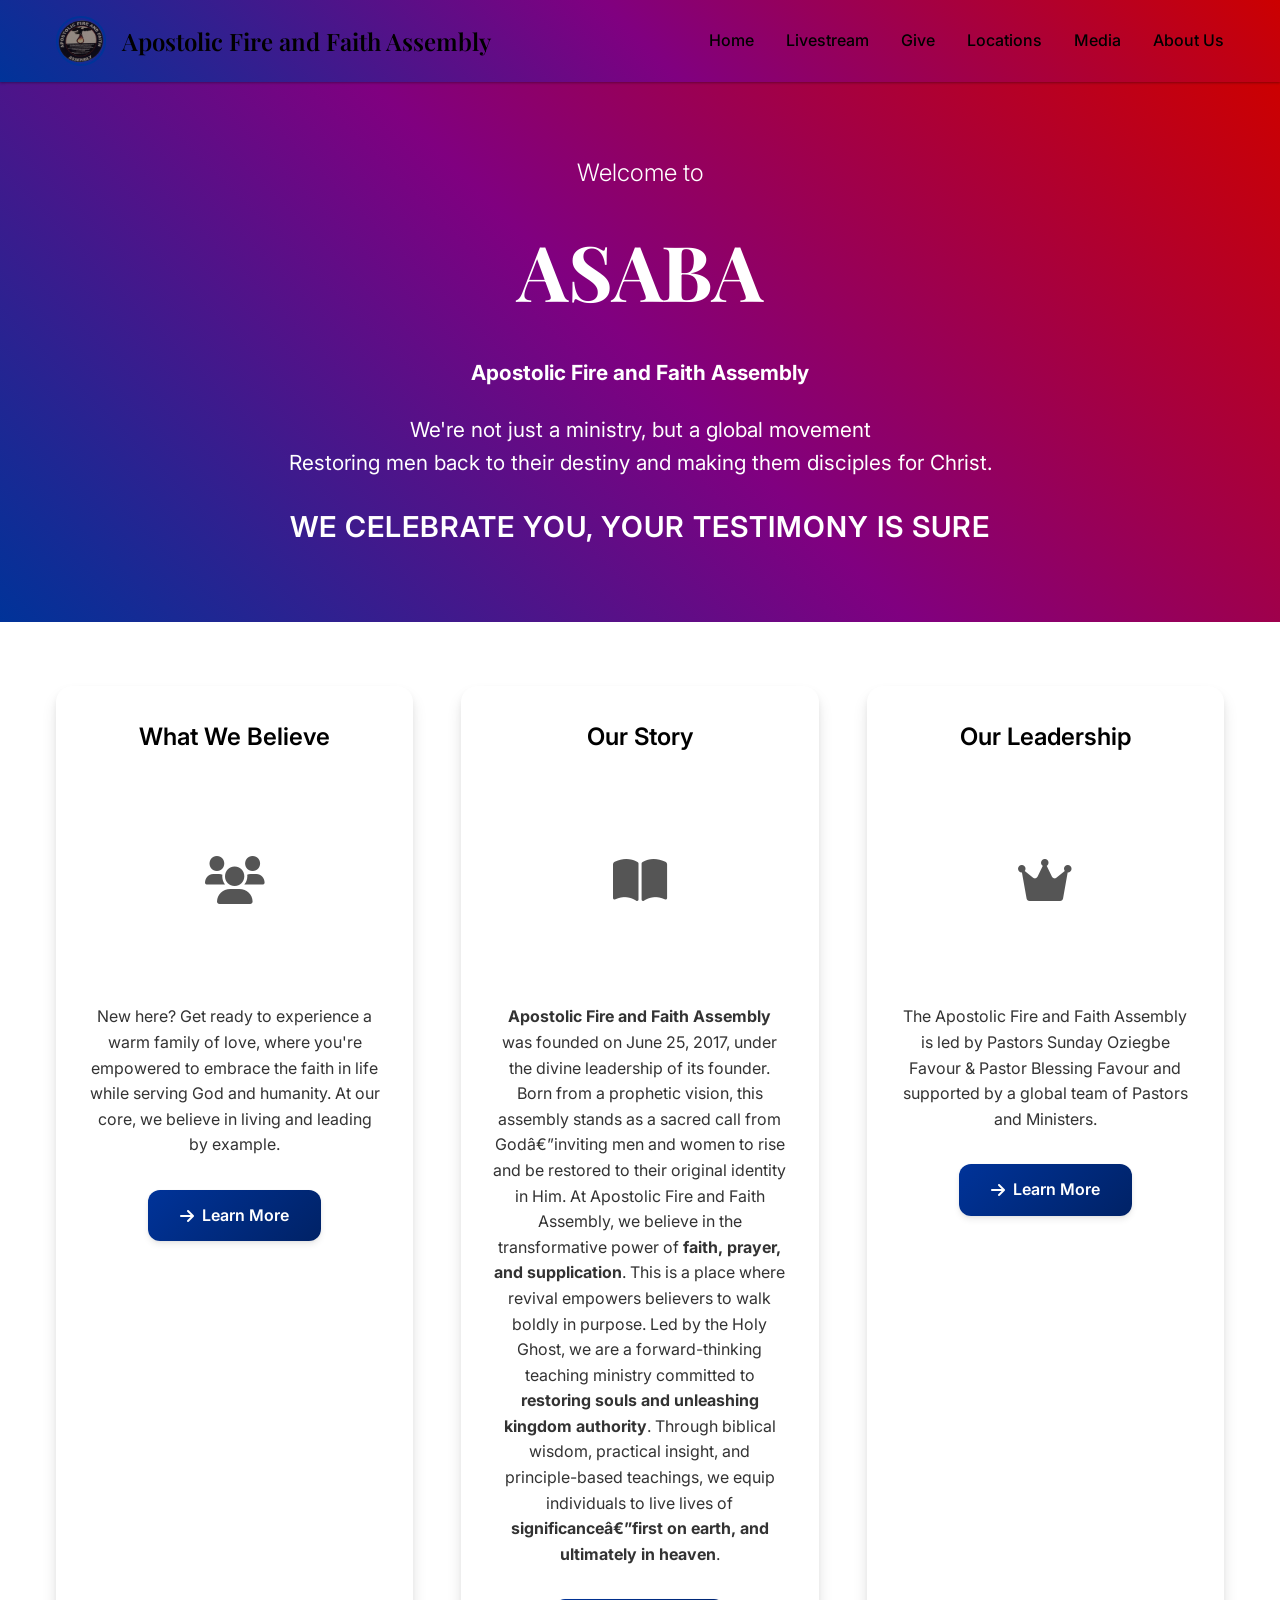
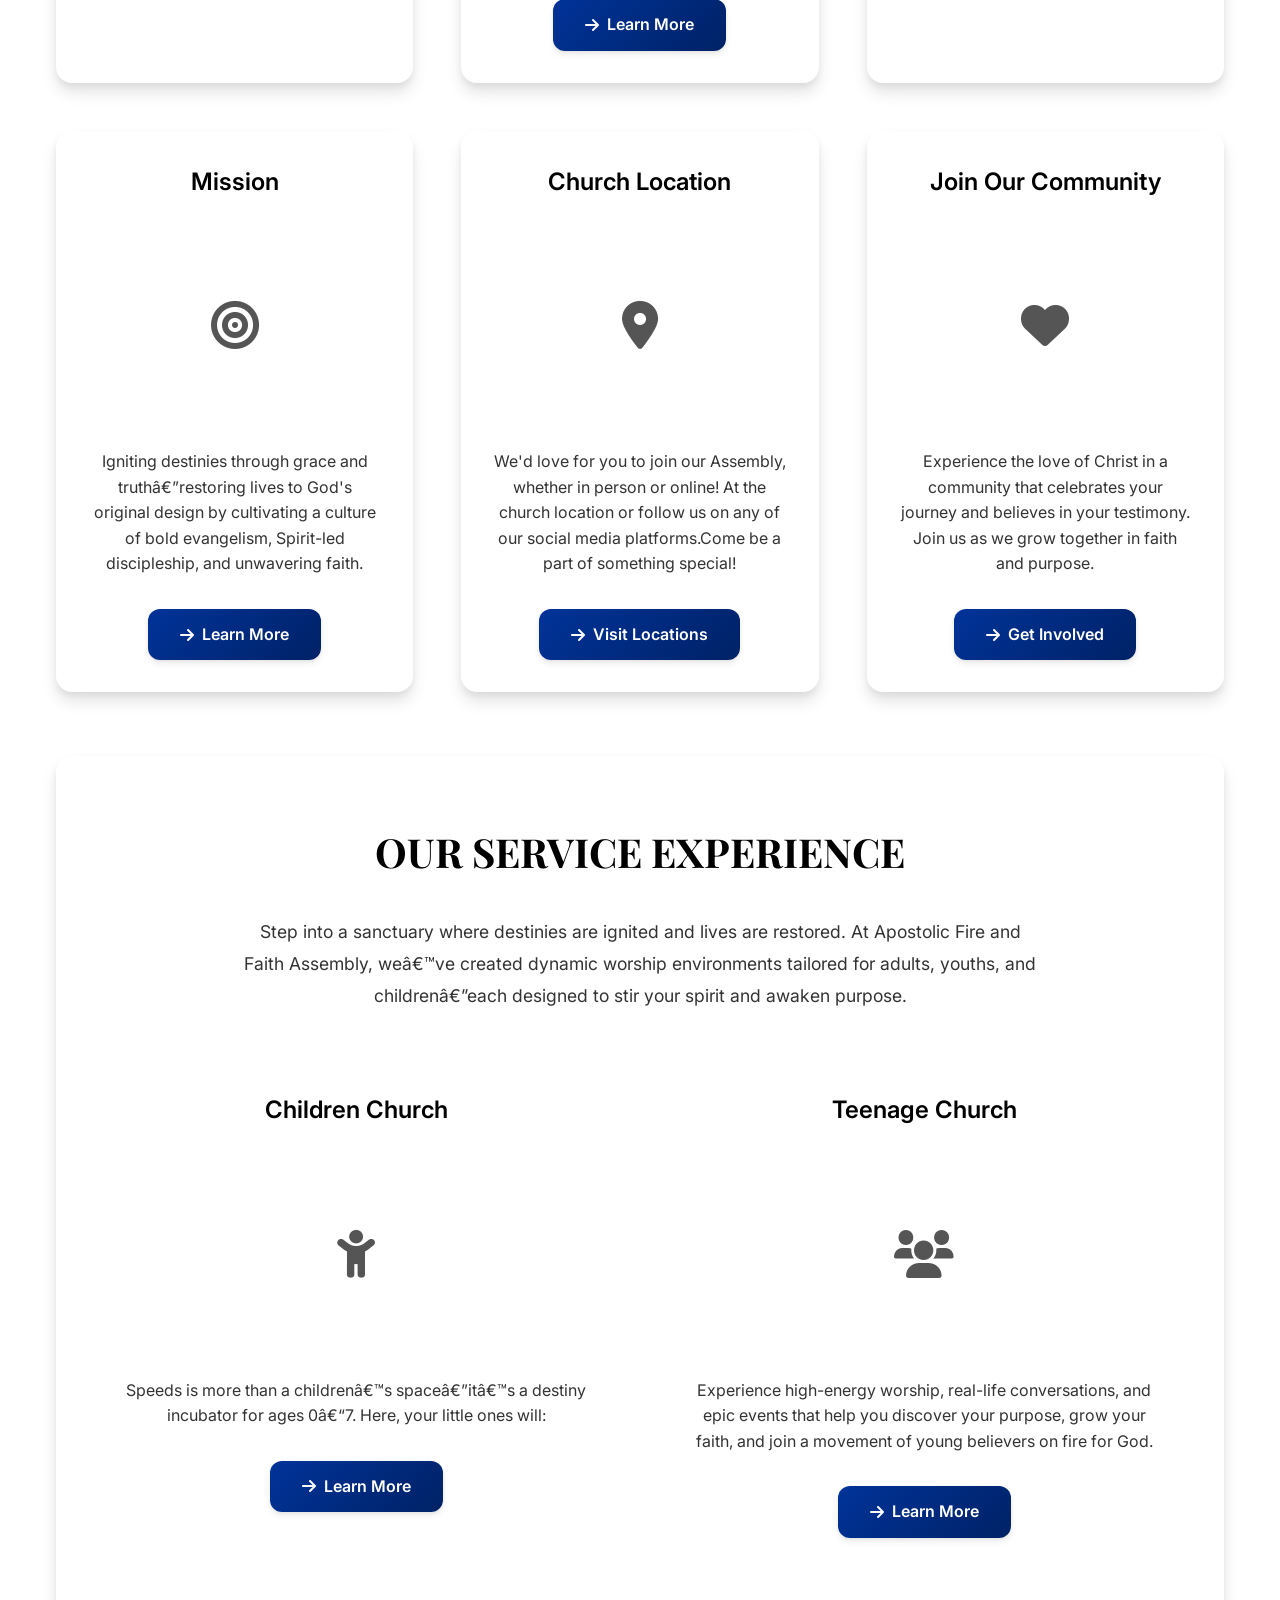
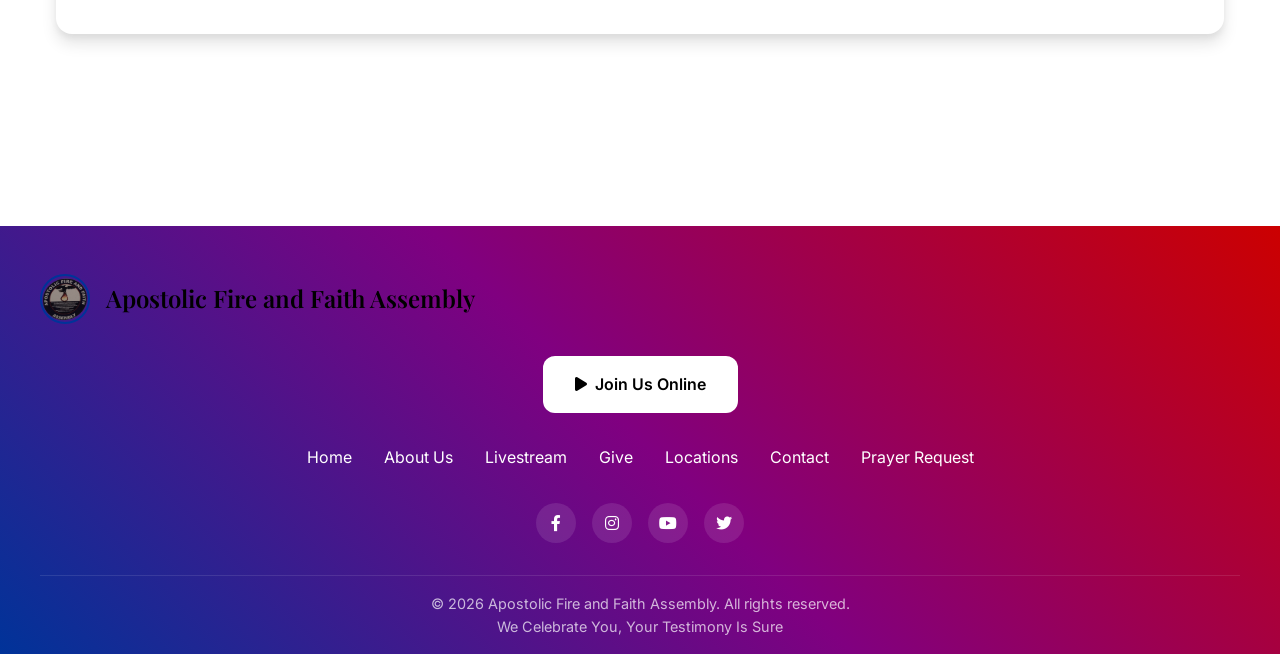
<file: about-us.html>
﻿<!DOCTYPE html>
<html lang="en">
<head>
  <meta charset="UTF-8">
  <meta name="viewport" content="width=device-width, initial-scale=1.0">
  <!-- SEO Optimization -->
  <meta name="description" content="About Apostolic Fire and Faith Assembly - We celebrate you, your testimony is sure. Learn about our beliefs, story, leadership, and global mission.">
  <meta name="keywords" content="Apostolic Fire and Faith Assembly, about us, church beliefs, Pastor Victor Oluwawalehinmi, spiritual authority">
  <meta property="og:title" content="About Us - Apostolic Fire and Faith Assembly">
  <meta property="og:description" content="We're not just a ministry, but a global movement restoring men back to their destiny and making them disciples for Christ.">
  <meta property="og:image" content="Images/AFFA-LOGO.png">
  <meta property="og:url" content="https://faith-miracle-assembly.github.io/church-official-website/about-us.html">

  <title>About Us - Apostolic Fire and Faith Assembly</title>
  <link rel="icon" href="Images/FMA-LOGO.png" type="image/png">

  <!-- Google Fonts -->
  <link href="https://fonts.googleapis.com/css2?family=Inter:wght@300;400;500;600;700&family=Playfair+Display:wght@400;500;600;700&display=swap" rel="stylesheet">

  <!-- Font Awesome for Icons -->
<link rel="stylesheet" href="https://cdnjs.cloudflare.com/ajax/libs/font-awesome/6.0.0/css/all.min.css">

  <!-- Performance: Preload critical resources -->
  <link rel="preload" href="Images/AFFA-LOGO.png" as="image">

  <style>
    /* Modern CSS Variables */
    :root {
      --primary-color: #003399;
      --secondary-color: #ffffff;
      --accent-color: #800080;
      --dark-blue: #002266;
      --text-dark: #000000;
      --text-light: #333333;
      --text-muted: #555555;
      --background-light: #ffffff;
      --background-white: #ffffff;
      --border-color: #e2e8f0;
      --shadow-sm: 0 1px 3px rgba(0,0,0,0.12), 0 1px 2px rgba(0,0,0,0.24);
      --shadow-md: 0 4px 6px rgba(0,0,0,0.07), 0 1px 3px rgba(0,0,0,0.06);
      --shadow-lg: 0 10px 15px rgba(0,0,0,0.1), 0 4px 6px rgba(0,0,0,0.05);
      --shadow-xl: 0 20px 25px rgba(0,0,0,0.1), 0 10px 10px rgba(0,0,0,0.04);
      --border-radius: 8px;
      --border-radius-lg: 12px;
      --border-radius-xl: 16px;
      --transition: all 0.3s cubic-bezier(0.4, 0, 0.2, 1);
      --font-primary: 'Inter', sans-serif;
      --font-display: 'Playfair Display', serif;
    }

    /* Reset and Base Styles */
    * {
      margin: 0;
      padding: 0;
      box-sizing: border-box;
    }

    body {
      font-family: var(--font-primary);
      line-height: 1.6;
      color: var(--text-dark);
      background-color: var(--background-light);
      overflow-x: hidden;
    }

    /* Navigation Bar - White Background */
    .nav-bar {
      background: var(--background-white);
      padding: 1rem 0;
      box-shadow: var(--shadow-sm);
      position: relative;
      z-index: 100;
    }

    .nav-content {
      max-width: 1200px;
      margin: 0 auto;
      display: flex;
      justify-content: space-between;
      align-items: center;
      padding: 0 1rem;
    }

    .logo-section {
      display: flex;
      align-items: center;
      gap: 1rem;
    }

    .logo {
      width: 50px;
      height: 50px;
      border-radius: 50%;
      border: 2px solid var(--primary-color);
    }

    .church-name {
      font-family: var(--font-display);
      font-size: 1.5rem;
      font-weight: 600;
      color: var(--text-dark);
    }

    .nav-links {
      display: flex;
      gap: 2rem;
      list-style: none;
    }

    .nav-links a {
      color: var(--text-dark);
      text-decoration: none;
      font-weight: 500;
      transition: var(--transition);
      position: relative;
    }

    .nav-links a:hover {
      color: var(--primary-color);
    }

    .nav-links a::after {
      content: '';
      position: absolute;
      bottom: -5px;
      left: 0;
      width: 0;
      height: 2px;
      background: var(--primary-color);
      transition: var(--transition);
    }

    .nav-links a:hover::after {
      width: 100%;
    }

    .mobile-menu-btn {
      display: none;
      background: none;
      border: none;
      color: var(--text-dark);
      font-size: 1.5rem;
      cursor: pointer;
    }

    /* Header with Church Service Background */
    .header {
      background: linear-gradient(rgba(0,0,0,0.4), rgba(0,0,0,0.4)), url('Images/IMG-20250818-WA0065.jpg') center/cover;
      color: white;
      position: relative;
      overflow: hidden;
      min-height: 60vh;
      display: flex;
      align-items: center;
      justify-content: center;
    }

    .header-content {
      text-align: center;
      max-width: 800px;
      padding: 2rem 1rem;
    }

    .welcome-text {
      font-size: 1.5rem;
      font-weight: 300;
      margin-bottom: 1rem;
      opacity: 0.9;
    }

    .hero-title {
      font-family: var(--font-display);
      font-size: clamp(3rem, 6vw, 5rem);
      font-weight: 700;
      margin-bottom: 1.5rem;
      background: linear-gradient(45deg, white, var(--secondary-color));
      -webkit-background-clip: text;
      -webkit-text-fill-color: transparent;
      background-clip: text;
    }

    .hero-subtitle {
      font-size: 1.3rem;
      margin-bottom: 1.5rem;
      opacity: 0.9;
      line-height: 1.6;
    }

    .slogan {
      font-size: 1.8rem;
      font-weight: 600;
      color: var(--secondary-color);
      text-transform: uppercase;
      letter-spacing: 1px;
    }

    /* Main Content */
    .main-content {
      max-width: 1200px;
      margin: 0 auto;
      padding: 4rem 1rem;
    }

    /* First Section - 6 Cards */
    .cards-section {
      margin-bottom: 4rem;
    }

    .cards-grid {
      display: grid;
      grid-template-columns: repeat(auto-fit, minmax(350px, 1fr));
      gap: 3rem;
      margin-bottom: 4rem;
    }

    .info-card {
      background: var(--background-white);
      border-radius: var(--border-radius-xl);
      padding: 2rem;
      box-shadow: var(--shadow-lg);
      transition: var(--transition);
      text-align: center;
    }

    .info-card:hover {
      transform: translateY(-5px);
      box-shadow: var(--shadow-xl);
    }

    .card-title {
      font-size: 1.5rem;
      font-weight: 600;
      color: var(--text-dark);
      margin-bottom: 1.5rem;
    }

    .card-image {
      width: 100%;
      height: 200px;
      background: var(--background-light);
      border-radius: var(--border-radius-lg);
      margin-bottom: 1.5rem;
      display: flex;
      align-items: center;
      justify-content: center;
      color: var(--text-muted);
      font-size: 3rem;
    }

    .card-description {
      color: var(--text-light);
      line-height: 1.6;
      margin-bottom: 2rem;
    }

    .learn-more-btn {
      display: inline-flex;
      align-items: center;
      gap: 0.5rem;
      background: linear-gradient(135deg, var(--primary-color), var(--dark-blue));
      color: white;
      padding: 0.8rem 2rem;
      border-radius: var(--border-radius-lg);
      text-decoration: none;
      font-weight: 600;
      transition: var(--transition);
      box-shadow: var(--shadow-md);
    }

    .learn-more-btn:hover {
      transform: translateY(-2px);
      box-shadow: var(--shadow-lg);
    }

    /* Service Experience Section */
    .service-section {
      background: var(--background-white);
      border-radius: var(--border-radius-xl);
      padding: 4rem 2rem;
      box-shadow: var(--shadow-lg);
      margin-bottom: 4rem;
    }

    .section-title {
      font-family: var(--font-display);
      font-size: 2.5rem;
      color: var(--text-dark);
      text-align: center;
      margin-bottom: 2rem;
    }

    .section-description {
      color: var(--text-light);
      font-size: 1.1rem;
      line-height: 1.8;
      text-align: center;
      max-width: 800px;
      margin: 0 auto 3rem auto;
    }

    .service-cards {
      display: grid;
      grid-template-columns: repeat(auto-fit, minmax(400px, 1fr));
      gap: 2rem;
    }

    .service-card {
      background: var(--background-light);
      border-radius: var(--border-radius-lg);
      padding: 2rem;
      text-align: center;
      transition: var(--transition);
    }

    .service-card:hover {
      transform: translateY(-3px);
      box-shadow: var(--shadow-md);
    }

    /* Footer */
    .footer {
      background: var(--dark-blue);
      color: white;
      padding: 3rem 1rem 1rem;
      margin-top: 4rem;
    }

    .footer-content {
      max-width: 1200px;
      margin: 0 auto;
      text-align: center;
    }

    .footer-logo {
      margin-bottom: 2rem;
    }

    .footer-nav {
      display: flex;
      justify-content: center;
      gap: 2rem;
      margin-bottom: 2rem;
      flex-wrap: wrap;
    }

    .footer-nav a {
      color: white;
      text-decoration: none;
      transition: var(--transition);
    }

    .footer-nav a:hover {
      color: var(--secondary-color);
    }

    .social-icons {
      display: flex;
      justify-content: center;
      gap: 1rem;
      margin-bottom: 2rem;
    }

    .social-icon {
      width: 40px;
      height: 40px;
      background: rgba(255,255,255,0.1);
      border-radius: 50%;
      display: flex;
      align-items: center;
      justify-content: center;
      color: white;
      text-decoration: none;
      transition: var(--transition);
    }

    .social-icon:hover {
      background: var(--secondary-color);
      color: var(--text-dark);
      transform: translateY(-2px);
    }

    .footer-bottom {
      border-top: 1px solid rgba(255,255,255,0.1);
      padding-top: 1rem;
      color: rgba(255,255,255,0.7);
      font-size: 0.9rem;
    }

    .join-online-btn {
      display: inline-flex;
      align-items: center;
      gap: 0.5rem;
      background: var(--secondary-color);
      color: var(--text-dark);
      padding: 1rem 2rem;
      border-radius: var(--border-radius-lg);
      text-decoration: none;
      font-weight: 600;
      transition: var(--transition);
      margin-bottom: 2rem;
    }

    .join-online-btn:hover {
      transform: translateY(-2px);
      box-shadow: var(--shadow-lg);
    }

    /* Responsive Design */
    @media (max-width: 768px) {
  .nav-links {
    display: flex;
    flex-direction: column;
    justify-content: center;
    align-items: center;
    position: fixed;
    top: 0;
    left: 0;
    width: 100%;
    height: 100%;
    background: rgba(1, 20, 31, 0.97);
    gap: 2rem;
    padding: 0;
    border-radius: 0;
    box-shadow: none;
    z-index: 2000;
    opacity: 0;
    pointer-events: none;
    transition: opacity 0.4s ease;
  }

  .nav-links.active {
    opacity: 1;
    pointer-events: auto;
  }

  .nav-links li {
    list-style: none;
  }

  .nav-links a {
    font-size: 2rem;
    font-weight: 600;
    color: white;
    text-decoration: none;
    opacity: 0;
    transform: translateY(20px);
    transition: opacity 0.4s ease, transform 0.4s ease;
  }

  /* Animate links when active */
  .nav-links.active a {
    opacity: 1;
    transform: translateY(0);
  }
  .nav-links.active li:nth-child(1) a { transition-delay: 0.1s; }
  .nav-links.active li:nth-child(2) a { transition-delay: 0.2s; }
  .nav-links.active li:nth-child(3) a { transition-delay: 0.3s; }
  .nav-links.active li:nth-child(4) a { transition-delay: 0.4s; }
  .nav-links.active li:nth-child(5) a { transition-delay: 0.5s; }
  .nav-links.active li:nth-child(6) a { transition-delay: 0.6s; }

  .mobile-menu-btn {
    display: block;
    position: relative;
    z-index: 2100;
  }
}
/* Fix service cards on mobile */
@media (max-width: 768px) {
  .service-cards {
    display: grid;
    grid-template-columns: 1fr;  /* stack cards vertically */
    gap: 1.5rem;                 /* add space between cards */
  }

  .service-card {
    padding: 1.2rem;
    text-align: center;
    word-wrap: break-word;
    overflow-wrap: break-word;
  }

  .service-card h3 {
    font-size: 1.3rem;  /* scale down headings slightly */
  }

  .service-card p {
    font-size: 0.95rem; /* scale down description */
    line-height: 1.5;
  }

  .service-card .card-image {
    font-size: 2rem; /* make icons smaller */
    margin-bottom: 0.8rem;
  }

  .learn-more-btn {
    font-size: 0.9rem;
    padding: 0.6rem 1.2rem;
  }
}

      /* override backgrounds */
    header, .nav-bar, .header { background: linear-gradient(45deg,#003399,#800080,#cc0000) !important; color: #fff; }
    footer, .footer { background: linear-gradient(45deg,#003399,#800080,#cc0000) !important; color: #fff; }

</style>
</head>
<body>
  <!-- Navigation Bar -->
  <nav class="nav-bar">
    <div class="nav-content">
      <div class="logo-section">
        <img src="Images/AFFA-LOGO.png" alt="Apostolic Fire and Faith Assembly Logo" class="logo">
        <div class="church-name">Apostolic Fire and Faith Assembly</div>
      </div>

      <ul class="nav-links" id="navLinks">
        <li><a href="index.html">Home</a></li>
        <li><a href="livestream.html">Livestream</a></li>
        <li><a href="give.html">Give</a></li>
        <li><a href="expression.html">Locations</a></li>
        <li><a href="#">Media</a></li>
        <li><a href="about-us.html">About Us</a></li>
      </ul>

      <button class="mobile-menu-btn" onclick="toggleMobileMenu()">
        <i class="fas fa-bars"></i>
      </button>
    </div>
  </nav>

  <!-- Header -->
  <header class="header">
    <div class="header-content">
      <p class="welcome-text fade-in">Welcome to</p>
      <h1 class="hero-title fade-in delay-1">ASABA</h1>
      <h2 class="hero-subtitle fade-in delay-2">Apostolic Fire and Faith Assembly</h2>
      <p class="hero-subtitle fade-in delay-3">We're not just a ministry, but a global movement<br>
        Restoring men back to their destiny and making them disciples for Christ.</p>
      <div class="slogan fade-in delay-3">WE CELEBRATE YOU, YOUR TESTIMONY IS SURE</div>
    </div>
  </header>

  <!-- Main Content -->
  <main class="main-content">
    <!-- First Section - 6 Cards -->
    <section class="cards-section">
      <div class="cards-grid">
        <!-- What We Believe Card -->
        <div class="info-card fade-in">
          <h3 class="card-title">What We Believe</h3>
          <div class="card-image">
            <i class="fas fa-users"></i>
          </div>
          <p class="card-description">
            New here? Get ready to experience a warm family of love, where you're empowered to embrace the faith in life while serving God and humanity. At our core, we believe in living and leading by example.
          </p>
          <a href="what-we-belive.html" class="learn-more-btn">
            <i class="fas fa-arrow-right"></i>
            Learn More
          </a>
        </div>

        <!-- Our Story Card -->
        <div class="info-card fade-in delay-1">
          <h3 class="card-title">Our Story</h3>
          <div class="card-image">
            <i class="fas fa-book-open"></i>
          </div>
          <p class="card-description">
            <strong>Apostolic Fire and Faith Assembly</strong> was founded on June 25, 2017, under the divine leadership of its founder. Born from a prophetic vision, this assembly stands as a sacred call from Godâ€”inviting men and women to rise and be restored to their original identity in Him.
           At Apostolic Fire and Faith Assembly, we believe in the transformative power of <strong>faith, prayer, and supplication</strong>. This is a place where revival empowers believers to walk boldly in purpose. Led by the Holy Ghost, we are a forward-thinking teaching ministry committed to <strong>restoring souls and unleashing kingdom authority</strong>.
            Through biblical wisdom, practical insight, and principle-based teachings, we equip individuals to live lives of <strong>significanceâ€”first on earth, and ultimately in heaven</strong>.
          </p>
          <a href="our-story.html" class="learn-more-btn">
            <i class="fas fa-arrow-right"></i>
            Learn More
          </a>
        </div>

        <!-- Our Leadership Card -->
        <div class="info-card fade-in delay-2">
          <h3 class="card-title">Our Leadership</h3>
          <div class="card-image">
            <i class="fas fa-crown"></i>
          </div>
          <p class="card-description">
            The Apostolic Fire and Faith Assembly is led by Pastors Sunday Oziegbe Favour & Pastor Blessing Favour and supported by a global team of Pastors and Ministers.
          </p>
          <a href="our-leadership.html" class="learn-more-btn">
            <i class="fas fa-arrow-right"></i>
            Learn More
          </a>
        </div>

        <!-- Mission Card -->
        <div class="info-card fade-in">
          <h3 class="card-title">Mission</h3>
          <div class="card-image">
            <i class="fas fa-bullseye"></i>
          </div>
          <p class="card-description">
            Igniting destinies through grace and truthâ€”restoring lives to God's original design by cultivating a culture of bold evangelism, Spirit-led discipleship, and unwavering faith.
          </p>
          <a href="mission.html" class="learn-more-btn">
            <i class="fas fa-arrow-right"></i>
            Learn More
          </a>
        </div>

        <!-- Church Location Card -->
        <div class="info-card fade-in delay-1">
          <h3 class="card-title">Church Location</h3>
          <div class="card-image">
            <i class="fas fa-map-marker-alt"></i>
          </div>
          <p class="card-description">
            We'd love for you to join our Assembly, whether in person or online! At the church location or follow us on any of our social media platforms.Come be a part of something special!
          </p>
          <a href="expression.html" class="learn-more-btn">
            <i class="fas fa-arrow-right"></i>
            Visit Locations
          </a>
        </div>

        <!-- Placeholder for 6th Card -->
        <div class="info-card fade-in delay-2">
          <h3 class="card-title">Join Our Community</h3>
          <div class="card-image">
            <i class="fas fa-heart"></i>
          </div>
          <p class="card-description">
            Experience the love of Christ in a community that celebrates your journey and believes in your testimony. Join us as we grow together in faith and purpose.
          </p>
          <a href="project-giving.html" class="learn-more-btn">
            <i class="fas fa-arrow-right"></i>
            Get Involved
          </a>
        </div>
      </div>
    </section>

    <!-- Service Experience Section -->
    <section class="service-section fadeâ€‘in">
      <h2 class="section-title">OUR SERVICE EXPERIENCE</h2>
      <p class="section-description">
        Step into a sanctuary where destinies are ignited and lives are restored. At Apostolic Fire and Faith Assembly, weâ€™ve created dynamic worship environments tailored for adults, youths, and childrenâ€”each designed to stir your spirit and awaken purpose.
      </p>

      <div class="service-cards">
        <!-- Children Church Card -->
        <div class="service-card">
          <h3 class="card-title">Children Church</h3>
          <div class="card-image">
            <i class="fas fa-child"></i>
          </div>
          <p class="card-description">
            Speeds is more than a childrenâ€™s spaceâ€”itâ€™s a destiny incubator for ages 0â€“7. Here, your little ones will:
          </p>
          <a href="children-church.html" class="learn-more-btn">
            <i class="fas fa-arrow-right"></i>
            Learn More
          </a>
        </div>

        <!-- Teenage Church Card -->
        <div class="service-card">
          <h3 class="card-title">Teenage Church</h3>
          <div class="card-image">
            <i class="fas fa-users"></i>
          </div>
          <p class="card-description">
            Experience high-energy worship, real-life conversations, and epic events that help you discover your purpose, grow your faith, and join a movement of young believers on fire for God.
          </p>
          <a href="teenage-church.html" class="learn-more-btn">
            <i class="fas fa-arrow-right"></i>
            Learn More
          </a>
        </div>
      </div>
    </section>
  </main>

  <!-- Footer -->
  <footer class="footer">
    <div class="footer-content">
      <div class="footer-logo">
        <div class="logo-section">
          <img src="Images/AFFA-LOGO.png" alt="Apostolic Fire and Faith Assembly Logo" class="logo">
          <div class="church-name">Apostolic Fire and Faith Assembly</div>
        </div>
      </div>

      <a href="#" target="_blank" class="join-online-btn">
        <i class="fas fa-play"></i>
        Join Us Online
      </a>

      <nav class="footer-nav">
        <a href="index.html">Home</a>
        <a href="about-us.html">About Us</a>
        <a href="livestream.html">Livestream</a>
        <a href="give.html">Give</a>
        <a href="expression.html">Locations</a>
        <a href="get-connected.html">Contact</a>
        <a href="get-connected.html?tab=prayer">Prayer Request</a>
      </nav>

       <div class="social-icons">
        <a href="https://facebook.com" target="_blank" class="social-icon">
          <i class="fab fa-facebook-f"></i>
        </a>
        <a href="https://instagram.com" target="_blank" class="social-icon">
          <i class="fab fa-instagram"></i>
        </a>
        <a href="https://youtube.com" target="_blank" class="social-icon">
          <i class="fab fa-youtube"></i>
        </a>
        <a href="https://twitter.com" target="_blank" class="social-icon">
          <i class="fab fa-twitter"></i>
        </a>
      </div>

      <div class="footer-bottom">
        <p>&copy; 2026 Apostolic Fire and Faith Assembly. All rights reserved.</p>
        <p>We Celebrate You, Your Testimony Is Sure</p>
      </div>
    </div>
  </footer>

  <script>
    // Mobile Menu Toggle
    // Mobile Menu Toggle (fullscreen style)
function toggleMobileMenu() {
  const navLinks = document.getElementById('navLinks');
  navLinks.classList.toggle('active');
}

// Close overlay when clicking a link
document.querySelectorAll('#navLinks a').forEach(link => {
  link.addEventListener('click', () => {
    document.getElementById('navLinks').classList.remove('active');
  });
});


    // Smooth scrolling for anchor links
    document.querySelectorAll('a[href^="#"]').forEach(anchor => {
      anchor.addEventListener('click', function(e) {
        e.preventDefault();
        const target = document.querySelector(this.getAttribute('href'));
        if (target) {
          target.scrollIntoView({
            behavior: 'smooth',
            block: 'start'
          });
        }
      });
    });

    // Intersection Observer for animations
    const observerOptions = {
      threshold: 0.1,
      rootMargin: '0px 0px -50px 0px'
    };

    const observer = new IntersectionObserver((entries) => {
      entries.forEach(entry => {
        if (entry.isIntersecting) {
          entry.target.style.opacity = '1';
          entry.target.style.transform = 'translateY(0)';
        }
      });
    }, observerOptions);

    document.addEventListener('DOMContentLoaded', () => {
      const fadeElements = document.querySelectorAll('.fade-in');
      fadeElements.forEach(el => observer.observe(el));
    });

    // Loading state for external links
    document.querySelectorAll('a[target="_blank"]').forEach(link => {
      link.addEventListener('click', function() {
        const originalText = this.innerHTML;
        this.innerHTML = '<i class="fas fa-spinner fa-spin"></i> Opening...';
        setTimeout(() => {
          this.innerHTML = originalText;
        }, 2000);
      });
    });

    console.log('ðŸ™ Apostolic Fire and Faith Assembly - About Us page loaded successfully!');
  </script>
</body>
</html>
</file>
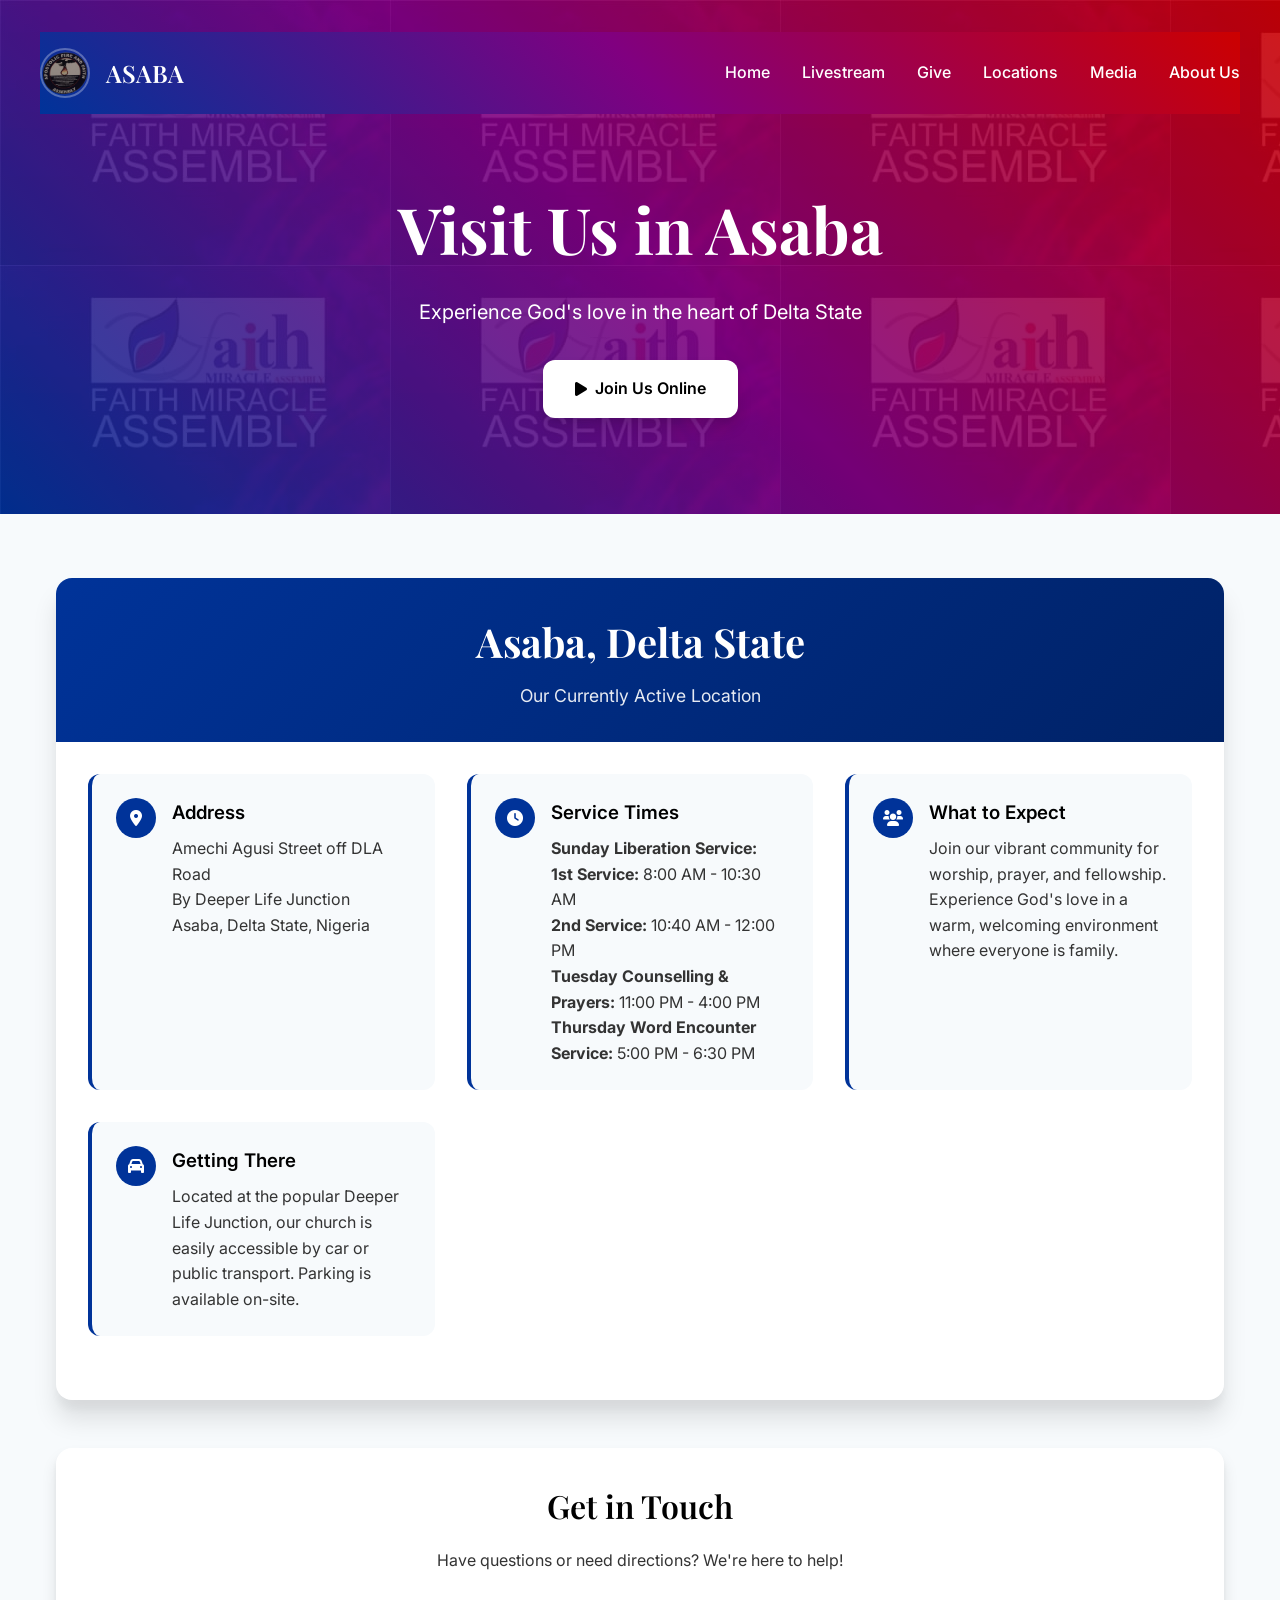
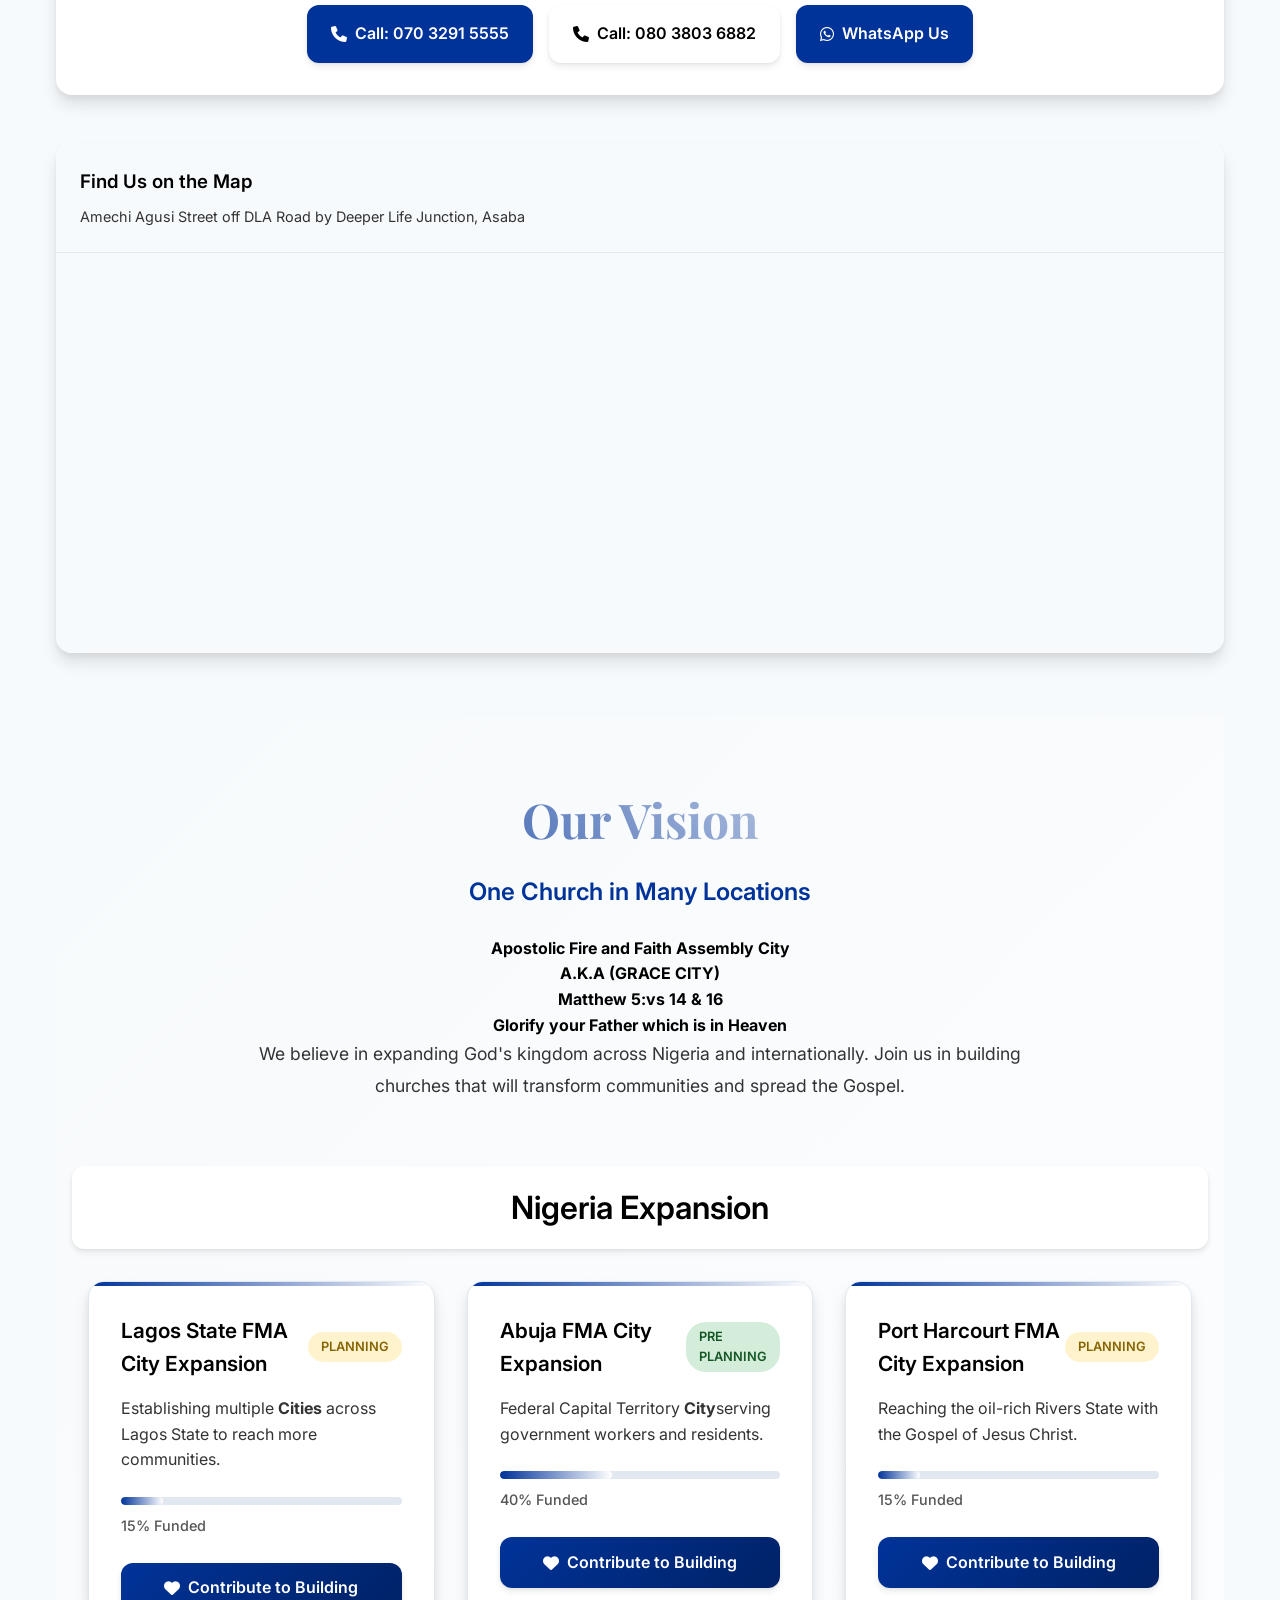
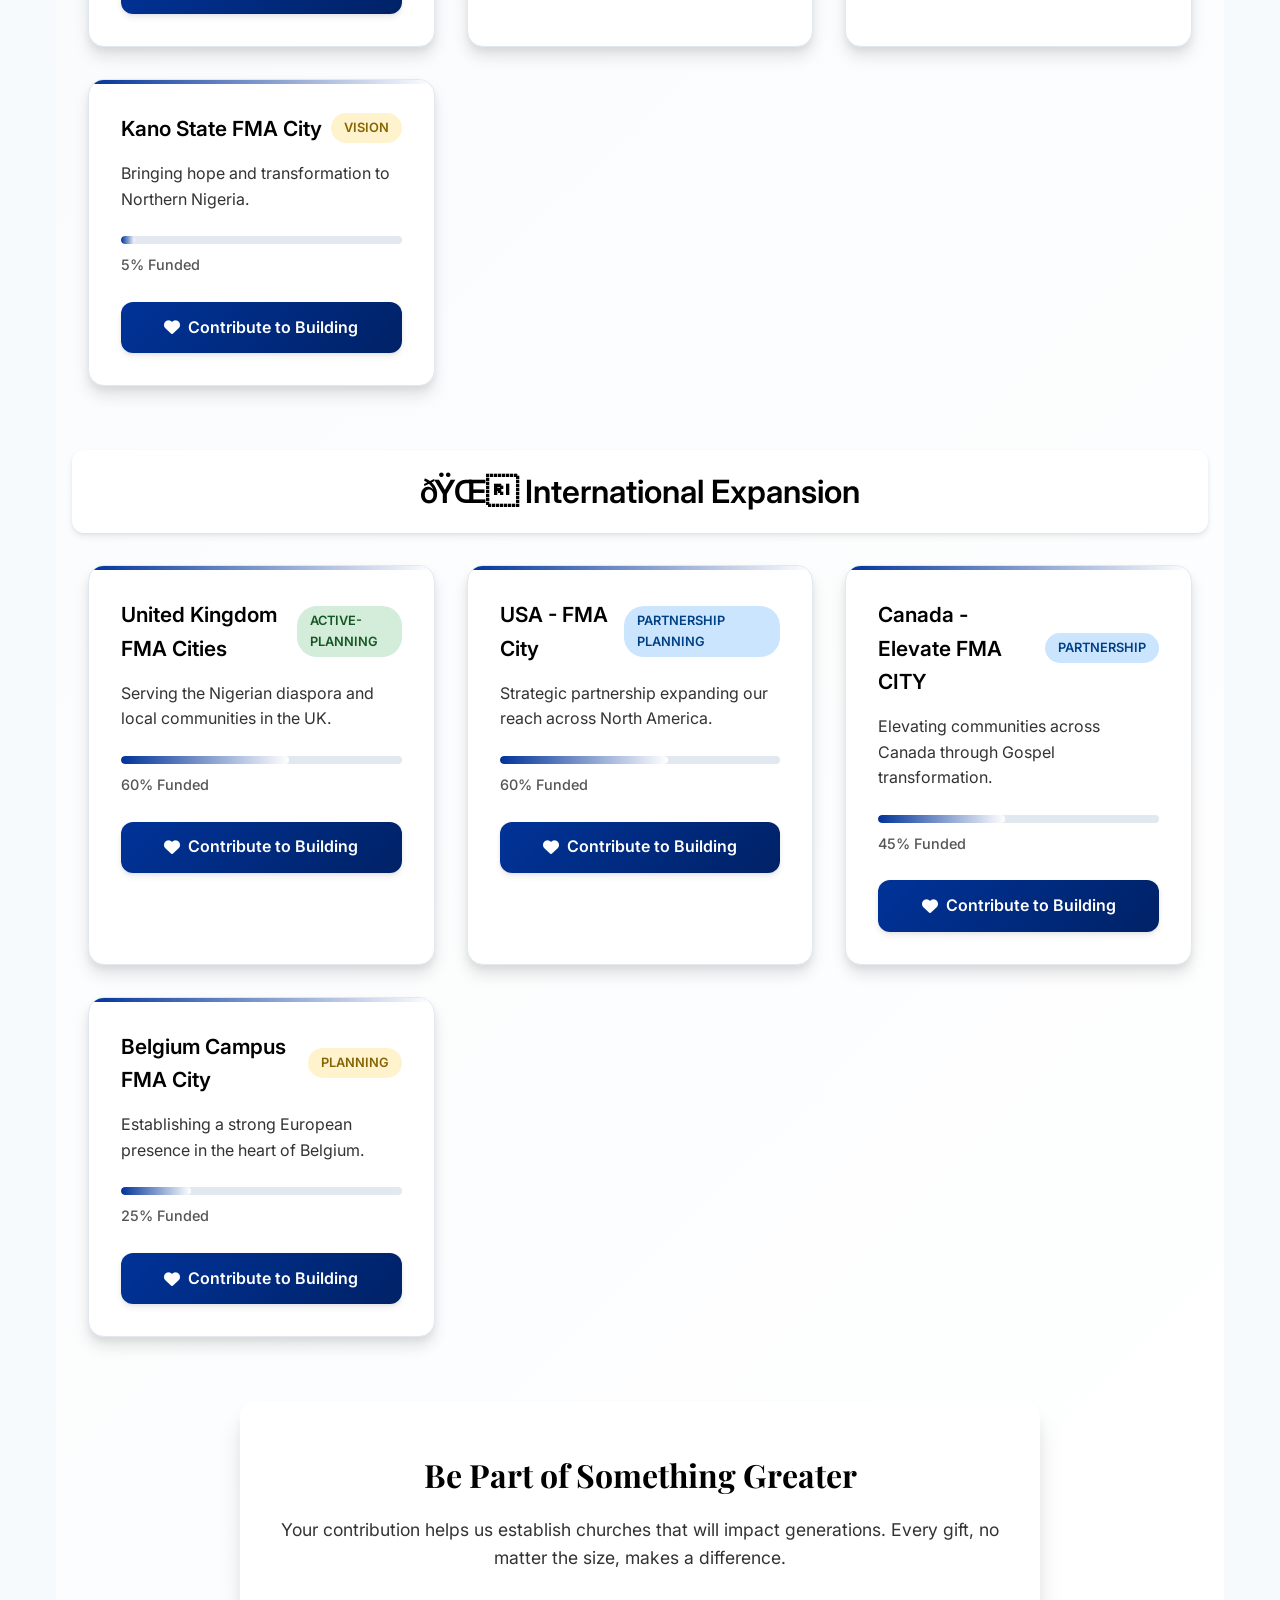
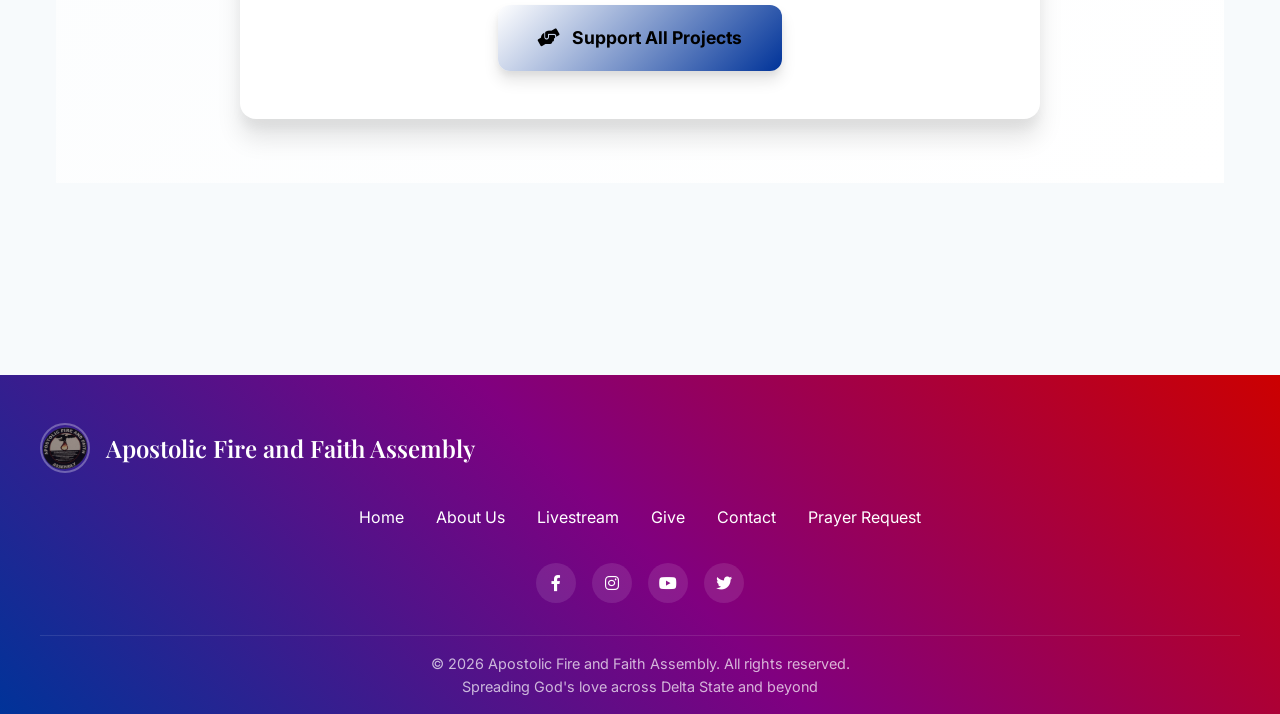
<file: expression.html>
﻿<!DOCTYPE html>
<html lang="en-US">
<head>
  <meta charset="UTF-8">
  <meta name="viewport" content="width=device-width, initial-scale=1.0">
  <!-- SEO Optimization -->
  <meta name="description" content="Apostolic Fire and Faith Assembly Asaba Location - Visit us at Amechi Agusi Street off DLA Road by Deeper Life Junction, Asaba, Delta State. Call 07064468236 or 08067391469">
  <meta name="keywords" content="Apostolic Fire and Faith Assembly, Asaba, Delta State, church location, worship, community, Amechi Agusi Street">
  <meta property="og:title" content="Apostolic Fire and Faith Assembly - Asaba Location">
  <meta property="og:description" content="Join us at our Asaba location - Amechi Agusi Street off DLA Road by Deeper Life Junction">
  <meta property="og:image" content="Images/AFFA-LOGO.png">
  <meta property="og:url" content="https://faith-miracle-assembly.github.io/church-official-website/expression.html">
  
  <title>Apostolic Fire and Faith Assembly - Asaba Location</title>
  <link rel="icon" href="Images/FMA-LOGO.png" type="image/png">


  
  <!-- Google Fonts -->
  <link href="https://fonts.googleapis.com/css2?family=Inter:wght@300;400;500;600;700&family=Playfair+Display:wght@400;500;600;700&display=swap" rel="stylesheet">
  
  <!-- Font Awesome for Icons -->
  <link rel="stylesheet" href="https://cdnjs.cloudflare.com/ajax/libs/font-awesome/6.0.0/css/all.min.css">
  
  <!-- Performance: Preload critical resources -->
  <link rel="preload" href="Images/AFFA-LOGO.png" as="image">
  
  <style>
    /* Modern CSS Variables */
    :root {
      --primary-color: #003399;
      --secondary-color: #ffffff;
      --accent-color: #800080;
      --dark-blue: #002266;
      --text-dark: #000000;
      --text-light: #333333;
      --text-muted: #555555;
      --background-light: #f7fafc;
      --background-white: #ffffff;
      --border-color: #e2e8f0;
      --shadow-sm: 0 1px 3px rgba(0,0,0,0.12), 0 1px 2px rgba(0,0,0,0.24);
      --shadow-md: 0 4px 6px rgba(0,0,0,0.07), 0 1px 3px rgba(0,0,0,0.06);
      --shadow-lg: 0 10px 15px rgba(0,0,0,0.1), 0 4px 6px rgba(0,0,0,0.05);
      --shadow-xl: 0 20px 25px rgba(0,0,0,0.1), 0 10px 10px rgba(0,0,0,0.04);
      --border-radius: 8px;
      --border-radius-lg: 12px;
      --border-radius-xl: 16px;
      --transition: all 0.3s cubic-bezier(0.4, 0, 0.2, 1);
      --font-primary: 'Inter', sans-serif;
      --font-display: 'Playfair Display', serif;
    }

    /* Reset and Base Styles */
    * {
      margin: 0;
      padding: 0;
      box-sizing: border-box;
    }

    body {
      font-family: var(--font-primary);
      line-height: 1.6;
      color: var(--text-dark);
      background-color: var(--background-light);
      overflow-x: hidden;
    }

    /* Header Styles */
    .header {
      background: linear-gradient(135deg, var(--primary-color) 0%, var(--dark-blue) 100%);
      color: white;
      position: relative;
      overflow: hidden;
    }

    .header::before {
      content: '';
      position: absolute;
      top: 0;
      left: 0;
      right: 0;
      bottom: 0;
      background: url("Images/faith.jpg");
      opacity: 0.1;
      z-index: 1;
    }

    .header-content {
      position: relative;
      z-index: 2;
      padding: 2rem 1rem;
    }

    .nav-bar {
      display: flex;
      justify-content: space-between;
      align-items: center;
      max-width: 1200px;
      margin: 0 auto;
      padding: 1rem 0;
    }

    .logo-section {
      display: flex;
      align-items: center;
      gap: 1rem;
    }

    .logo {
      width: 50px;
      height: 50px;
      border-radius: 50%;
      border: 2px solid rgba(255,255,255,0.3);
    }

    .church-name {
      font-family: var(--font-display);
      font-size: 1.5rem;
      font-weight: 600;
      color: white;
    }

    .nav-links {
      display: flex;
      gap: 2rem;
      list-style: none;
    }

    .nav-links a {
      color: white;
      text-decoration: none;
      font-weight: 500;
      transition: var(--transition);
      position: relative;
    }

    .nav-links a:hover {
      color: var(--secondary-color);
    }

    .nav-links a::after {
      content: '';
      position: absolute;
      bottom: -5px;
      left: 0;
      width: 0;
      height: 2px;
      background: var(--secondary-color);
      transition: var(--transition);
    }

    .nav-links a:hover::after {
      width: 100%;
    }

    .mobile-menu-btn {
      display: none;
      background: none;
      border: none;
      color: white;
      font-size: 1.5rem;
      cursor: pointer;
    }

    /* Hero Section */
    .hero-section {
      text-align: center;
      padding: 4rem 1rem;
      max-width: 800px;
      margin: 0 auto;
    }

    .hero-title {
      font-family: var(--font-display);
      font-size: clamp(2.5rem, 5vw, 4rem);
      font-weight: 700;
      margin-bottom: 1rem;
      background: linear-gradient(45deg, white, var(--secondary-color));
      -webkit-background-clip: text;
      -webkit-text-fill-color: transparent;
      background-clip: text;
    }

    .hero-subtitle {
      font-size: 1.25rem;
      margin-bottom: 2rem;
      opacity: 0.9;
    }

    .hero-cta {
      display: inline-flex;
      align-items: center;
      gap: 0.5rem;
      background: var(--secondary-color);
      color: var(--text-dark);
      padding: 1rem 2rem;
      border-radius: var(--border-radius-lg);
      text-decoration: none;
      font-weight: 600;
      transition: var(--transition);
      box-shadow: var(--shadow-lg);
    }

    .hero-cta:hover {
      transform: translateY(-2px);
      box-shadow: var(--shadow-xl);
    }

    /* Main Content */
    .main-content {
      max-width: 1200px;
      margin: 0 auto;
      padding: 4rem 1rem;
    }

    /* Location Card */
    .location-card {
      background: var(--background-white);
      border-radius: var(--border-radius-xl);
      box-shadow: var(--shadow-xl);
      overflow: hidden;
      margin-bottom: 3rem;
    }

    .location-header {
      background: linear-gradient(135deg, var(--primary-color), var(--dark-blue));
      color: white;
      padding: 2rem;
      text-align: center;
    }

    .location-title {
      font-family: var(--font-display);
      font-size: 2.5rem;
      font-weight: 700;
      margin-bottom: 0.5rem;
    }

    .location-subtitle {
      font-size: 1.1rem;
      opacity: 0.9;
    }

    .location-body {
      padding: 2rem;
    }

    .location-details {
      display: grid;
      grid-template-columns: repeat(auto-fit, minmax(300px, 1fr));
      gap: 2rem;
      margin-bottom: 2rem;
    }

    .detail-item {
      display: flex;
      align-items: flex-start;
      gap: 1rem;
      padding: 1.5rem;
      background: var(--background-light);
      border-radius: var(--border-radius-lg);
      border-left: 4px solid var(--primary-color);
    }

    .detail-icon {
      background: var(--primary-color);
      color: white;
      width: 40px;
      height: 40px;
      border-radius: 50%;
      display: flex;
      align-items: center;
      justify-content: center;
      flex-shrink: 0;
    }

    .detail-content h3 {
      font-weight: 600;
      margin-bottom: 0.5rem;
      color: var(--text-dark);
    }

    .detail-content p {
      color: var(--text-light);
      line-height: 1.6;
    }

    /* Contact Section */
    .contact-section {
      background: var(--background-white);
      border-radius: var(--border-radius-xl);
      padding: 2rem;
      box-shadow: var(--shadow-lg);
      text-align: center;
    }

    .contact-title {
      font-family: var(--font-display);
      font-size: 2rem;
      font-weight: 600;
      margin-bottom: 1rem;
      color: var(--text-dark);
    }

    .contact-subtitle {
      color: var(--text-light);
      margin-bottom: 2rem;
    }

    .contact-buttons {
      display: flex;
      gap: 1rem;
      justify-content: center;
      flex-wrap: wrap;
    }

    .contact-btn {
      display: inline-flex;
      align-items: center;
      gap: 0.5rem;
      padding: 1rem 1.5rem;
      border-radius: var(--border-radius-lg);
      text-decoration: none;
      font-weight: 600;
      transition: var(--transition);
      box-shadow: var(--shadow-md);
    }

    .contact-btn.primary {
      background: var(--primary-color);
      color: white;
    }

    .contact-btn.secondary {
      background: var(--secondary-color);
      color: var(--text-dark);
    }

    .contact-btn:hover {
      transform: translateY(-2px);
      box-shadow: var(--shadow-lg);
    }

    /* Map Section */
    .map-section {
      margin: 3rem 0;
      background: var(--background-white);
      border-radius: var(--border-radius-xl);
      overflow: hidden;
      box-shadow: var(--shadow-lg);
    }

    .map-header {
      padding: 1.5rem;
      background: var(--background-light);
      border-bottom: 1px solid var(--border-color);
    }

    .map-title {
      font-weight: 600;
      color: var(--text-dark);
      margin-bottom: 0.5rem;
    }

    .map-subtitle {
      color: var(--text-light);
      font-size: 0.9rem;
    }

    .map-container {
      height: 400px;
      background: var(--background-light);
    }

    .map-container iframe {
      width: 100%;
      height: 100%;
      border: none;
    }

    /* Footer */
    .footer {
      background: var(--dark-blue);
      color: white;
      padding: 3rem 1rem 1rem;
      margin-top: 4rem;
    }

    .footer-content {
      max-width: 1200px;
      margin: 0 auto;
      text-align: center;
    }

    .footer-logo {
      margin-bottom: 2rem;
    }

    .footer-nav {
      display: flex;
      justify-content: center;
      gap: 2rem;
      margin-bottom: 2rem;
      flex-wrap: wrap;
    }

    .footer-nav a {
      color: white;
      text-decoration: none;
      transition: var(--transition);
    }

    .footer-nav a:hover {
      color: var(--secondary-color);
    }

    .social-icons {
      display: flex;
      justify-content: center;
      gap: 1rem;
      margin-bottom: 2rem;
    }

    .social-icon {
      width: 40px;
      height: 40px;
      background: rgba(255,255,255,0.1);
      border-radius: 50%;
      display: flex;
      align-items: center;
      justify-content: center;
      color: white;
      text-decoration: none;
      transition: var(--transition);
    }

    .social-icon:hover {
      background: var(--secondary-color);
      color: var(--text-dark);
      transform: translateY(-2px);
    }

    .footer-bottom {
      border-top: 1px solid rgba(255,255,255,0.1);
      padding-top: 1rem;
      color: rgba(255,255,255,0.7);
      font-size: 0.9rem;
    }

    /* Mobile Menu - Fixed */
    .mobile-menu {
      position: fixed;
      top: 0;
      left: 0;
      width: 100%;
      height: 100%;
      background: rgba(0,0,0,0.95);
      z-index: 1000;
      padding: 2rem;
      opacity: 0;
      visibility: hidden;
      transform: translateY(-100%);
      transition: all 0.3s ease;
      display: flex;
      flex-direction: column;
      justify-content: center;
      align-items: center;
    }

    .mobile-menu.active {
      opacity: 1;
      visibility: visible;
      transform: translateY(0);
    }

    .mobile-menu a {
      color: white;
      text-decoration: none;
      font-size: 1.8rem;
      margin: 1.5rem 0;
      transition: var(--transition);
      padding: 0.5rem 1rem;
      border-radius: var(--border-radius);
      text-align: center;
      min-width: 200px;
    }

    .mobile-menu a:hover {
      color: var(--secondary-color);
      background: rgba(255,255,255,0.1);
    }

    .mobile-menu-close {
      position: absolute;
      top: 2rem;
      right: 2rem;
      background: none;
      border: none;
      color: white;
      font-size: 2rem;
      cursor: pointer;
      padding: 0.5rem;
      border-radius: 50%;
      transition: var(--transition);
    }

    .mobile-menu-close:hover {
      background: rgba(255,255,255,0.1);
      color: var(--secondary-color);
    }

    /* Vision Section Styles */
    .vision-section {
      background: linear-gradient(135deg, var(--background-light) 0%, var(--background-white) 100%);
      padding: 4rem 1rem;
      margin: 4rem 0;
    }

    .vision-header {
      text-align: center;
      max-width: 800px;
      margin: 0 auto 4rem auto;
    }

    .vision-title {
      font-family: var(--font-display);
      font-size: 3rem;
      font-weight: 700;
      color: var(--text-dark);
      margin-bottom: 1rem;
      background: linear-gradient(45deg, var(--primary-color), var(--secondary-color));
      -webkit-background-clip: text;
      -webkit-text-fill-color: transparent;
      background-clip: text;
    }

    .vision-subtitle {
      font-size: 1.5rem;
      color: var(--primary-color);
      font-weight: 600;
      margin-bottom: 1.5rem;
    }

    .vision-description {
      font-size: 1.1rem;
      color: var(--text-light);
      line-height: 1.8;
    }

    .vision-locations {
      max-width: 1400px;
      margin: 0 auto;
    }

    .location-category {
      margin-bottom: 4rem;
    }

    .category-title {
      font-size: 2rem;
      font-weight: 600;
      color: var(--text-dark);
      text-align: center;
      margin-bottom: 2rem;
      padding: 1rem;
      background: var(--background-white);
      border-radius: var(--border-radius-lg);
      box-shadow: var(--shadow-md);
    }

    .location-cards {
      display: grid;
      grid-template-columns: repeat(auto-fit, minmax(320px, 1fr));
      gap: 2rem;
      padding: 0 1rem;
    }

    .vision-card {
      background: var(--background-white);
      border-radius: var(--border-radius-xl);
      padding: 2rem;
      box-shadow: var(--shadow-lg);
      transition: var(--transition);
      border: 1px solid var(--border-color);
      position: relative;
      overflow: hidden;
    }

    .vision-card::before {
      content: '';
      position: absolute;
      top: 0;
      left: 0;
      width: 100%;
      height: 4px;
      background: linear-gradient(90deg, var(--primary-color), var(--secondary-color));
    }

    .vision-card:hover {
      transform: translateY(-5px);
      box-shadow: var(--shadow-xl);
    }

    .card-header {
      display: flex;
      justify-content: space-between;
      align-items: center;
      margin-bottom: 1rem;
    }

    .card-header h4 {
      font-size: 1.3rem;
      font-weight: 600;
      color: var(--text-dark);
      margin: 0;
    }

    .status-badge {
      padding: 0.3rem 0.8rem;
      border-radius: 20px;
      font-size: 0.8rem;
      font-weight: 600;
      text-transform: uppercase;
    }

    .status-badge.active {
      background: #d4edda;
      color: #155724;
    }

    .status-badge.planning {
      background: #fff3cd;
      color: #856404;
    }

    .status-badge.partnership {
      background: #cce5ff;
      color: #004085;
    }

    .card-description {
      color: var(--text-light);
      line-height: 1.6;
      margin-bottom: 1.5rem;
    }

    .funding-progress {
      margin-bottom: 1.5rem;
    }

    .progress-bar {
      width: 100%;
      height: 8px;
      background: var(--border-color);
      border-radius: 4px;
      overflow: hidden;
      margin-bottom: 0.5rem;
    }

    .progress-fill {
      height: 100%;
      background: linear-gradient(90deg, var(--primary-color), var(--secondary-color));
      border-radius: 4px;
      transition: width 0.3s ease;
    }

    .progress-text {
      font-size: 0.9rem;
      color: var(--text-muted);
      font-weight: 500;
    }

    .contribute-btn {
      display: inline-flex;
      align-items: center;
      gap: 0.5rem;
      background: linear-gradient(135deg, var(--primary-color), var(--dark-blue));
      color: white;
      padding: 0.8rem 1.5rem;
      border-radius: var(--border-radius-lg);
      text-decoration: none;
      font-weight: 600;
      transition: var(--transition);
      box-shadow: var(--shadow-md);
      width: 100%;
      justify-content: center;
    }

    .contribute-btn:hover {
      transform: translateY(-2px);
      box-shadow: var(--shadow-lg);
      background: linear-gradient(135deg, var(--dark-blue), var(--primary-color));
    }

    .vision-cta {
      text-align: center;
      background: var(--background-white);
      padding: 3rem 2rem;
      border-radius: var(--border-radius-xl);
      box-shadow: var(--shadow-xl);
      margin-top: 4rem;
      max-width: 800px;
      margin-left: auto;
      margin-right: auto;
    }

    .vision-cta h3 {
      font-family: var(--font-display);
      font-size: 2rem;
      color: var(--text-dark);
      margin-bottom: 1rem;
    }

    .vision-cta p {
      color: var(--text-light);
      font-size: 1.1rem;
      line-height: 1.6;
      margin-bottom: 2rem;
    }

    .vision-main-btn {
      display: inline-flex;
      align-items: center;
      gap: 0.8rem;
      background: linear-gradient(135deg, var(--secondary-color), var(--primary-color));
      color: var(--text-dark);
      padding: 1.2rem 2.5rem;
      border-radius: var(--border-radius-lg);
      text-decoration: none;
      font-weight: 700;
      font-size: 1.1rem;
      transition: var(--transition);
      box-shadow: var(--shadow-lg);
    }

    .vision-main-btn:hover {
      transform: translateY(-3px);
      box-shadow: var(--shadow-xl);
    }

    /* Responsive Design */
    @media (max-width: 768px) {
      .nav-links {
        display: none;
      }

      .mobile-menu-btn {
        display: block;
      }

      .hero-section {
        padding: 2rem 1rem;
      }

      .main-content {
        padding: 2rem 1rem;
      }

      .location-details {
        grid-template-columns: 1fr;
      }

      .contact-buttons {
        flex-direction: column;
        align-items: center;
      }

      .contact-btn {
        width: 100%;
        max-width: 300px;
        justify-content: center;
      }

      .footer-nav {
        flex-direction: column;
        gap: 1rem;
      }

      .map-container {
        height: 300px;
      }
    }

    /* Animation Classes */
    .fade-in {
      opacity: 0;
      transform: translateY(20px);
      animation: fadeInUp 0.6s ease forwards;
    }

    .fade-in.delay-1 { animation-delay: 0.1s; }
    .fade-in.delay-2 { animation-delay: 0.2s; }
    .fade-in.delay-3 { animation-delay: 0.3s; }

    @keyframes fadeInUp {
      to {
        opacity: 1;
        transform: translateY(0);
      }
    }

    /* Utility Classes */
    .text-center { text-align: center; }
    .mb-1 { margin-bottom: 0.5rem; }
    .mb-2 { margin-bottom: 1rem; }
    .mb-3 { margin-bottom: 1.5rem; }
    .mt-2 { margin-top: 1rem; }
    .mt-3 { margin-top: 1.5rem; }

    /* Loading Animation */
    .loading {
      display: inline-block;
      width: 20px;
      height: 20px;
      border: 3px solid rgba(255,255,255,.3);
      border-radius: 50%;
      border-top-color: #fff;
      animation: spin 1s ease-in-out infinite;
    }

    @keyframes spin {
      to { transform: rotate(360deg); }
    }
    /* Wrap prayer-notes-bible on mobile */
@media (max-width: 768px) {
  
/* Add container to HTML if missing */
.container {
  max-width: 100%;
  padding: 0 15px;
  box-sizing: border-box;
  margin: 0 auto;
}
}
@media (max-width: 768px) {
  .vision-section {
    padding: 2rem 1rem;
    margin: 2rem 0;
  }

  .vision-title {
    font-size: 2rem;
  }

  .vision-subtitle {
    font-size: 1.2rem;
  }

  .vision-description {
    font-size: 1rem;
  }

  .category-title {
    font-size: 1.5rem;
    padding: 0.5rem;
  }

  .location-cards {
    grid-template-columns: 1fr;
    padding: 0;
  }

  .vision-card {
    padding: 1rem;
  }

  .card-header h4 {
    font-size: 1.1rem;
  }
}

      /* override backgrounds */
    header, .nav-bar, .header { background: linear-gradient(45deg,#003399,#800080,#cc0000) !important; color: #fff; }
    footer, .footer { background: linear-gradient(45deg,#003399,#800080,#cc0000) !important; color: #fff; }

</style>
</head>
<body>
  <!-- Header -->
  <header class="header">
    <div class="header-content">
      <nav class="nav-bar">
        <div class="logo-section">
          <img src="Images/AFFA-LOGO.png" alt="Apostolic Fire and Faith Assembly Logo" class="logo">
          <div class="church-name">ASABA</div>
        </div>
        
        <ul class="nav-links">
          <li><a href="index.html">Home</a></li>
          <li><a href="livestream.html">Livestream</a></li>
          <li><a href="give.html">Give</a></li>
          <li><a href="expression.html">Locations</a></li>
          <li><a href="#">Media</a></li>
          <li><a href="about-us.html">About Us</a></li>
        </ul>
        
        <button class="mobile-menu-btn" onclick="toggleMobileMenu()">
          <i class="fas fa-bars"></i>
        </button>
      </nav>

      <div class="hero-section">
        <h1 class="hero-title fade-in">Visit Us in Asaba</h1>
        <p class="hero-subtitle fade-in delay-1">Experience God's love in the heart of Delta State</p>
        <a href="livestream.html" target="_blank" class="hero-cta fade-in delay-2">
          <i class="fas fa-play"></i>
          Join Us Online
        </a>
      </div>
    </div>
  </header>

  <!-- Main Content -->
  <main class="main-content">
    <!-- Location Card -->
    <div class="location-card fade-in">
      <div class="location-header">
        <h2 class="location-title">Asaba, Delta State</h2>
        <p class="location-subtitle">Our Currently Active Location</p>
      </div>
      
      <div class="location-body">
        <div class="location-details">
          <div class="detail-item">
            <div class="detail-icon">
              <i class="fas fa-map-marker-alt"></i>
            </div>
            <div class="detail-content">
              <h3>Address</h3>
              <p>Amechi Agusi Street off DLA Road<br>
                 By Deeper Life Junction<br>
                 Asaba, Delta State, Nigeria</p>
            </div>
          </div>

          <div class="detail-item">
            <div class="detail-icon">
              <i class="fas fa-clock"></i>
            </div>
            <div class="detail-content">
              <h3>Service Times</h3>
              <p><strong>Sunday Liberation Service:</strong><br>
                <strong>1st Service:</strong> 8:00 AM - 10:30 AM<br>
                 <strong>2nd Service:</strong> 10:40 AM - 12:00 PM<br>
                 <strong>Tuesday Counselling & Prayers:</strong> 11:00 PM - 4:00 PM<br>
                 <strong>Thursday Word Encounter Service:</strong> 5:00 PM - 6:30 PM</p>
            </div>
          </div>

          <div class="detail-item">
            <div class="detail-icon">
              <i class="fas fa-users"></i>
            </div>
            <div class="detail-content">
              <h3>What to Expect</h3>
              <p>Join our vibrant community for worship, prayer, and fellowship. 
                 Experience God's love in a warm, welcoming environment where 
                 everyone is family.</p>
            </div>
          </div>

          <div class="detail-item">
            <div class="detail-icon">
              <i class="fas fa-car"></i>
            </div>
            <div class="detail-content">
              <h3>Getting There</h3>
              <p>Located at the popular Deeper Life Junction, our church is 
                 easily accessible by car or public transport. Parking is 
                 available on-site.</p>
            </div>
          </div>
        </div>
      </div>
    </div>

    <!-- Contact Section -->
    <div class="contact-section fade-in delay-1">
      <h2 class="contact-title">Get in Touch</h2>
      <p class="contact-subtitle">Have questions or need directions? We're here to help!</p>
      
      <div class="contact-buttons">
        <a href="tel:+2347032915555" class="contact-btn primary">
          <i class="fas fa-phone"></i>
          Call: 070 3291 5555
        </a>
        <a href="tel:+2348038036882" class="contact-btn secondary">
          <i class="fas fa-phone"></i>
          Call: 080 3803 6882
        </a>
        <a href="https://wa.me/2347032915555" target="_blank" class="contact-btn primary">
          <i class="fab fa-whatsapp"></i>
          WhatsApp Us
        </a>
      </div>
    </div>

    <!-- Map Section -->
    <div class="map-section fade-in delay-2">
      <div class="map-header">
        <h3 class="map-title">Find Us on the Map</h3>
        <p class="map-subtitle">Amechi Agusi Street off DLA Road by Deeper Life Junction, Asaba</p>
      </div>
      <div class="map-container">
        <iframe 
          src="https://www.google.com/maps/embed?pb=!1m18!1m12!1m3!1d3969.123456789!2d6.7123456!3d6.2123456!2m3!1f0!2f0!3f0!3m2!1i1024!2i768!4f13.1!3m3!1m2!1s0x0%3A0x0!2zNsKwMTInNDQuNCJOIDfCsDQyJzQ0LjQiRQ!5e0!3m2!1sen!2sng!4v1234567890"
          width="100%" 
          height="400" 
          style="border:0;" 
          allowfullscreen="" 
          loading="lazy" 
          referrerpolicy="no-referrer-when-downgrade">
        </iframe>
      </div>
    </div>

    <!-- Vision Section -->
    <section class="vision-section fade-in delay-3">
      <div class="vision-header">
        <h2 class="vision-title">Our Vision</h2>
        <p class="vision-subtitle">One Church in Many Locations</p>
          <p> <strong>Apostolic Fire and Faith Assembly City</strong></p>
          <p> <strong>A.K.A (GRACE CITY)</strong></p>
          <p> <strong>Matthew 5:vs 14 & 16</strong></p>
          <p> <strong>Glorify your Father which is in Heaven</strong></p>
        <p class="vision-description">
          We believe in expanding God's kingdom across Nigeria and internationally. 
          Join us in building churches that will transform communities and spread the Gospel.
        </p>
       </div>

      <div class="vision-locations">
        <!-- Nigeria Locations -->
        <div class="location-category">
          <h3 class="category-title">Nigeria Expansion</h3>
          <div class="location-cards">
            <div class="vision-card">
              <div class="card-header">
                <h4>Lagos State FMA City Expansion</h4>
                <span class="status-badge planning">Planning</span>
              </div>
              <p class="card-description">Establishing multiple <strong>Cities</strong> across Lagos State to reach more communities.</p>
              <div class="funding-progress">
                <div class="progress-bar">
                  <div class="progress-fill" style="width: 15%"></div>
                </div>
                <span class="progress-text">15% Funded</span>
              </div>
              <a href="project-giving.html?project=lagos" class="contribute-btn">
                <i class="fas fa-heart"></i>
                Contribute to Building
              </a>
            </div>

            <div class="vision-card">
              <div class="card-header">
                <h4>Abuja FMA City Expansion</h4>
                <span class="status-badge active">Pre Planning</span>
              </div>
              <p class="card-description">Federal Capital Territory <strong>City</strong>serving government workers and residents.</p>
              <div class="funding-progress">
                <div class="progress-bar">
                  <div class="progress-fill" style="width: 40%"></div>
                </div>
                <span class="progress-text">40% Funded</span>
              </div>
              <a href="project-giving.html?project=abuja" class="contribute-btn">
                <i class="fas fa-heart"></i>
                Contribute to Building
              </a>
            </div>

            <div class="vision-card">
              <div class="card-header">
                <h4>Port Harcourt FMA City Expansion</h4>
                <span class="status-badge planning">Planning</span>
              </div>
              <p class="card-description">Reaching the oil-rich Rivers State with the Gospel of Jesus Christ.</p>
              <div class="funding-progress">
                <div class="progress-bar">
                  <div class="progress-fill" style="width: 15%"></div>
                </div>
                <span class="progress-text">15% Funded</span>
              </div>
              <a href="project-giving.html?project=portharcourt" class="contribute-btn">
                <i class="fas fa-heart"></i>
                Contribute to Building
              </a>
            </div>

            <div class="vision-card">
              <div class="card-header">
                <h4>Kano State FMA City</h4>
                <span class="status-badge planning">Vision</span>
              </div>
              <p class="card-description">Bringing hope and transformation to Northern Nigeria.</p>
              <div class="funding-progress">
                <div class="progress-bar">
                  <div class="progress-fill" style="width: 5%"></div>
                </div>
                <span class="progress-text">5% Funded</span>
              </div>
              <a href="project-giving.html?project=kano" class="contribute-btn">
                <i class="fas fa-heart"></i>
                Contribute to Building
              </a>
            </div>
          </div>
        </div>

        <!-- International Locations -->
        <div class="location-category">
          <h3 class="category-title">ðŸŒ International Expansion</h3>
          <div class="location-cards">
            <div class="vision-card">
              <div class="card-header">
                <h4>United Kingdom FMA Cities</h4>
                <span class="status-badge active">Active-Planning</span>
              </div>
              <p class="card-description">Serving the Nigerian diaspora and local communities in the UK.</p>
              <div class="funding-progress">
                <div class="progress-bar">
                  <div class="progress-fill" style="width: 60%"></div>
                </div>
                <span class="progress-text">60% Funded</span>
              </div>
              <a href="project-giving.html?project=uk" class="contribute-btn">
                <i class="fas fa-heart"></i>
                Contribute to Building
              </a>
            </div>

            <div class="vision-card">
              <div class="card-header">
                <h4>USA - FMA City</h4>
                <span class="status-badge partnership">Partnership Planning</span>
              </div>
              <p class="card-description">Strategic partnership expanding our reach across North America.</p>
              <div class="funding-progress">
                <div class="progress-bar">
                  <div class="progress-fill" style="width: 60%"></div>
                </div>
                <span class="progress-text">60% Funded</span>
              </div>
              <a href="project-giving.html?project=usa" class="contribute-btn">
                <i class="fas fa-heart"></i>
                Contribute to Building
              </a>
            </div>

            <div class="vision-card">
              <div class="card-header">
                <h4>Canada - Elevate FMA CITY</h4>
                <span class="status-badge partnership">Partnership</span>
              </div>
              <p class="card-description">Elevating communities across Canada through Gospel transformation.</p>
              <div class="funding-progress">
                <div class="progress-bar">
                  <div class="progress-fill" style="width: 45%"></div>
                </div>
                <span class="progress-text">45% Funded</span>
              </div>
              <a href="project-giving.html?project=canada" class="contribute-btn">
                <i class="fas fa-heart"></i>
                Contribute to Building
              </a>
            </div>

            <div class="vision-card">
              <div class="card-header">
                <h4>Belgium Campus FMA City</h4>
                <span class="status-badge planning">Planning</span>
              </div>
              <p class="card-description">Establishing a strong European presence in the heart of Belgium.</p>
              <div class="funding-progress">
                <div class="progress-bar">
                  <div class="progress-fill" style="width: 25%"></div>
                </div>
                <span class="progress-text">25% Funded</span>
              </div>
              <a href="project-giving.html?project=belgium" class="contribute-btn">
                <i class="fas fa-heart"></i>
                Contribute to Building
              </a>
            </div>
          </div>
        </div>
      </div>

      <div class="vision-cta">
        <h3>Be Part of Something Greater</h3>
        <p>Your contribution helps us establish churches that will impact generations. Every gift, no matter the size, makes a difference.</p>
        <a href="project-giving.html" class="vision-main-btn">
          <i class="fas fa-hands-helping"></i>
          Support All Projects
        </a>
      </div>
    </section>
  </main>

  <!-- Footer -->
  <footer class="footer">
    <div class="footer-content">
      <div class="footer-logo">
        <div class="logo-section">
          <img src="Images/AFFA-LOGO.png" alt="Apostolic Fire and Faith Assembly Logo" class="logo">
          <div class="church-name">Apostolic Fire and Faith Assembly</div>
        </div>
      </div>

      <nav class="footer-nav">
        <a href="index.html">Home</a>
        <a href="about-us.html">About Us</a>
        <a href="livestream.html">Livestream</a>
        <a href="give.html">Give</a>
        <a href="get-connected.html">Contact</a>
        <a href="get-connected.html?tab=prayer">Prayer Request</a>
      </nav>

      <div class="social-icons">
        <a href="https://facebook.com" target="_blank" class="social-icon">
          <i class="fab fa-facebook-f"></i>
        </a>
        <a href="https://instagram.com" target="_blank" class="social-icon">
          <i class="fab fa-instagram"></i>
        </a>
        <a href="https://youtube.com" target="_blank" class="social-icon">
          <i class="fab fa-youtube"></i>
        </a>
        <a href="https://twitter.com" target="_blank" class="social-icon">
          <i class="fab fa-twitter"></i>
        </a>
      </div>

      <div class="footer-bottom">
        <p>&copy; 2026 Apostolic Fire and Faith Assembly. All rights reserved.</p>
        <p>Spreading God's love across Delta State and beyond</p>
      </div>
    </div>
  </footer>

  <!-- Mobile Menu -->
  <div class="mobile-menu" id="mobileMenu">
    <button class="mobile-menu-close" onclick="toggleMobileMenu()">
      <i class="fas fa-times"></i>
    </button>
    <a href="index.html" onclick="closeMobileMenu()">Home</a>
    <a href="livestream.html" onclick="closeMobileMenu()">Livestream</a>
    <a href="give.html" onclick="closeMobileMenu()">Give</a>
    <a href="expression.html" onclick="closeMobileMenu()">Locations</a>
    <a href="#" onclick="closeMobileMenu()">Media</a>
    <a href="about-us.html" onclick="closeMobileMenu()">About Us</a>
  </div>

  <script>
    // Mobile Menu Toggle - Fixed
    function toggleMobileMenu() {
      const mobileMenu = document.getElementById('mobileMenu');
      const body = document.body;
      
      if (mobileMenu) {
        mobileMenu.classList.toggle('active');
        
        // Prevent body scroll when menu is open
        if (mobileMenu.classList.contains('active')) {
          body.style.overflow = 'hidden';
          body.style.position = 'fixed';
          body.style.width = '100%';
        } else {
          body.style.overflow = '';
          body.style.position = '';
          body.style.width = '';
        }
      }
    }

    // Close mobile menu when clicking on a link
    function closeMobileMenu() {
      const mobileMenu = document.getElementById('mobileMenu');
      const body = document.body;
      
      if (mobileMenu && mobileMenu.classList.contains('active')) {
        mobileMenu.classList.remove('active');
        body.style.overflow = '';
        body.style.position = '';
        body.style.width = '';
      }
    }

    // Smooth scrolling for anchor links
    document.querySelectorAll('a[href^="#"]').forEach(anchor => {
      anchor.addEventListener('click', function (e) {
        e.preventDefault();
        const target = document.querySelector(this.getAttribute('href'));
        if (target) {
          target.scrollIntoView({
            behavior: 'smooth',
            block: 'start'
          });
        }
      });
    });

    // Intersection Observer for animations
    const observerOptions = {
      threshold: 0.1,
      rootMargin: '0px 0px -50px 0px'
    };

    const observer = new IntersectionObserver((entries) => {
      entries.forEach(entry => {
        if (entry.isIntersecting) {
          entry.target.style.opacity = '1';
          entry.target.style.transform = 'translateY(0)';
        }
      });
    }, observerOptions);

    // Observe all fade-in elements
    document.addEventListener('DOMContentLoaded', () => {
      const fadeElements = document.querySelectorAll('.fade-in');
      fadeElements.forEach(el => {
        observer.observe(el);
      });
    });

    // Phone number formatting and click-to-call
    function formatPhoneNumber(phoneNumber) {
      const cleaned = phoneNumber.replace(/\D/g, '');
      const match = cleaned.match(/^(\d{3})(\d{4})(\d{4})$/);
      if (match) {
        return `${match[1]} ${match[2]} ${match[3]}`;
      }
      return phoneNumber;
    }

    // Copy to clipboard functionality
    function copyToClipboard(text) {
      navigator.clipboard.writeText(text).then(() => {
        showToast('Copied to clipboard!');
      }).catch(() => {
        showToast('Unable to copy');
      });
    }

    // Toast notification
    function showToast(message) {
      const toast = document.createElement('div');
      toast.textContent = message;
      toast.style.cssText = `
        position: fixed;
        top: 20px;
        right: 20px;
        background: var(--secondary-color);
        color: var(--text-dark);
        padding: 1rem 1.5rem;
        border-radius: var(--border-radius);
        z-index: 1000;
        animation: slideIn 0.3s ease;
        box-shadow: var(--shadow-lg);
        font-weight: 600;
      `;
      document.body.appendChild(toast);
      
      setTimeout(() => {
        toast.style.animation = 'slideOut 0.3s ease forwards';
        setTimeout(() => toast.remove(), 300);
      }, 3000);
    }

    // Add click-to-copy functionality to address
    document.addEventListener('DOMContentLoaded', () => {
      const addressElement = document.querySelector('.detail-content p');
      if (addressElement) {
        addressElement.style.cursor = 'pointer';
        addressElement.title = 'Click to copy address';
        addressElement.addEventListener('click', () => {
          copyToClipboard(addressElement.textContent.trim());
        });
      }
    });

    // Loading state for external links
    document.querySelectorAll('a[target="_blank"]').forEach(link => {
      link.addEventListener('click', function() {
        const originalText = this.innerHTML;
        this.innerHTML = '<i class="fas fa-spinner fa-spin"></i> Opening...';
        
        setTimeout(() => {
          this.innerHTML = originalText;
        }, 2000);
      });
    });

    // Add CSS animations
    const style = document.createElement('style');
    style.textContent = `
      @keyframes slideIn {
        from { transform: translateX(100%); opacity: 0; }
        to { transform: translateX(0); opacity: 1; }
      }
      @keyframes slideOut {
        from { transform: translateX(0); opacity: 1; }
        to { transform: translateX(100%); opacity: 0; }
      }
    `;
    document.head.appendChild(style);

    // Keyboard navigation and mobile menu improvements
    document.addEventListener('keydown', (e) => {
      if (e.key === 'Escape') {
        const mobileMenu = document.getElementById('mobileMenu');
        if (mobileMenu && mobileMenu.classList.contains('active')) {
          toggleMobileMenu();
        }
      }
    });

    // Close mobile menu when clicking outside
    document.addEventListener('click', (e) => {
      const mobileMenu = document.getElementById('mobileMenu');
      const mobileMenuBtn = document.querySelector('.mobile-menu-btn');
      
      if (mobileMenu && mobileMenu.classList.contains('active')) {
        if (!mobileMenu.contains(e.target) && !mobileMenuBtn.contains(e.target)) {
          toggleMobileMenu();
        }
      }
    });

    // Prevent menu from closing when clicking inside it
    document.getElementById('mobileMenu')?.addEventListener('click', (e) => {
      e.stopPropagation();
    });

    // Handle window resize - close mobile menu if screen gets larger
    window.addEventListener('resize', () => {
      if (window.innerWidth > 768) {
        const mobileMenu = document.getElementById('mobileMenu');
        if (mobileMenu && mobileMenu.classList.contains('active')) {
          toggleMobileMenu();
        }
      }
    });

    // Accessibility improvements
    document.querySelectorAll('.contact-btn, .hero-cta').forEach(button => {
      button.addEventListener('focus', function() {
        this.style.outline = '2px solid var(--secondary-color)';
        this.style.outlineOffset = '2px';
      });
      
      button.addEventListener('blur', function() {
        this.style.outline = 'none';
      });
    });

    // Performance optimization - preload critical resources
    const preloadLinks = [
      'https://fonts.googleapis.com/css2?family=Inter:wght@300;400;500;600;700&display=swap',
      'https://cdnjs.cloudflare.com/ajax/libs/font-awesome/6.0.0/css/all.min.css'
    ];

    preloadLinks.forEach(href => {
      const link = document.createElement('link');
      link.rel = 'preload';
      link.as = 'style';
      link.href = href;
      document.head.appendChild(link);
    });

    console.log('ðŸ™ Apostolic Fire and Faith Assembly Asaba - Welcome! Page loaded successfully!');
  </script>
</body>
</html>
</file>
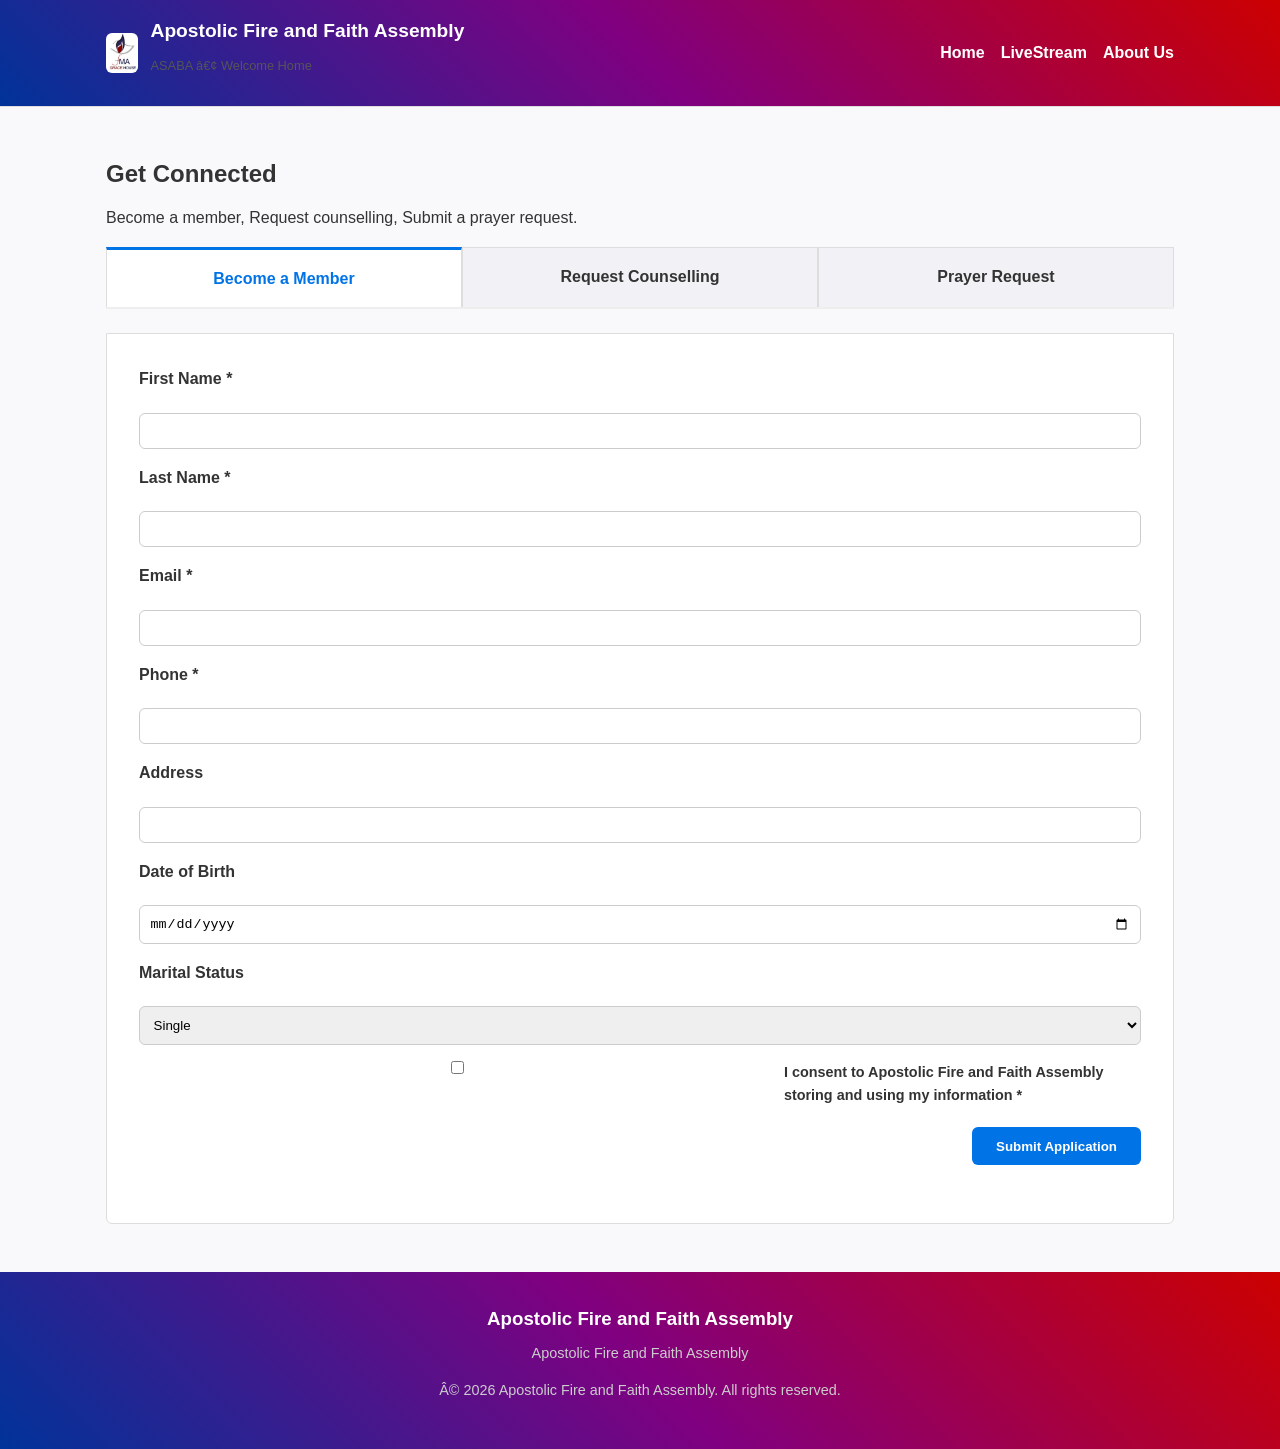
<file: get-connected.html>
﻿<!DOCTYPE html>
<html lang="en">
<head>
  <meta charset="UTF-8" />
  <meta name="viewport" content="width=device-width, initial-scale=1.0" />
  <title>Apostolic Fire and Faith Assembly â€“ Get Connected</title>
  <meta name="description" content="Join Apostolic Fire and Faith Assembly. Become a member, request counselling, or submit a prayer request. We welcome you to ASABA â€“ your spiritual home." />
  <link rel="icon" href="Images/AFFA-LOGO.png" type="image/png">

  <style>
    /* ===== Reset & Base Styles ===== */
    * { box-sizing: border-box; margin: 0; padding: 0; }
    body { font-family: Arial, sans-serif; line-height: 1.6; color: #333; background: #f9f9fb; }
    a { color: inherit; text-decoration: none; }
    h1, h2, h3 { margin-bottom: .5em; }
    p { margin-bottom: 1em; }

    /* ===== Layout ===== */
    header { background: #fff; border-bottom: 1px solid #ddd; position:relative; top: 0; z-index: 1000; }
    header .container { max-width: 1100px; margin: 0 auto; padding: 1rem; display: flex; align-items: center; justify-content: space-between; }
    header img { height: 40px; border-radius: 6px; }

    /* ===== Nav ===== */
    nav ul { display: flex; list-style: none; gap: 1rem; }
    nav ul li { font-weight: 600; }
    .hamburger, .close-btn { display: none; cursor: pointer; font-size: 1.5rem; }

    /* Mobile menu */
    @media (max-width: 768px) {
      nav ul { 
        position: fixed; 
        top: 0; 
        right: -100%; 
        width: 70%; 
        height: 100%; 
        background: #fff; 
        flex-direction: column; 
        padding: 2rem; 
        gap: 1.5rem;
        transition: right .3s ease-in-out;
        box-shadow: -2px 0 8px rgba(0,0,0,.1);
      }
      nav ul.active { right: 0; }
      .hamburger { display: block; }
      .close-btn { display: block; align-self: flex-end; margin-bottom: 2rem; }
    }

    main { max-width: 1100px; margin: 2rem auto; padding: 1rem; }
    footer { background: #222; color: #ddd; padding: 2rem 1rem; text-align: center; }
    footer h3 { color: #fff; margin-bottom: .5rem; }
    footer p, footer a { font-size: .9rem; color: #ccc; }
    footer a:hover { color: #fff; }

    /* ===== Tabs ===== */
    .tabs { display: flex; border-bottom: 2px solid #eee; margin-bottom: 1.5rem; }
    .tab { flex: 1; padding: 1rem; text-align: center; cursor: pointer; font-weight: 600; background: #f1f1f6; border: 1px solid #ddd; border-bottom: none; transition: background .3s; }
    .tab.active { background: #fff; color: #0073e6; border-top: 3px solid #0073e6; }
    .tab:not(.active):hover { background: #e9e9f1; }

    .tab-content { display: none; background: #fff; padding: 2rem; border: 1px solid #ddd; border-radius: 0 0 6px 6px; }
    .tab-content.active { display: block; }

    /* ===== Forms ===== */
    form { display: flex; flex-direction: column; gap: 1rem; }
    label { font-weight: 600; margin-bottom: .3rem; }
    input, select, textarea { width: 100%; padding: .6rem; border: 1px solid #ccc; border-radius: 6px; }
    textarea { resize: vertical; min-height: 100px; }
    .consent { display: flex; align-items: flex-start; gap: .5rem; font-size: .9rem; }
    .form-message { margin-top: 10px; font-size: 0.9em; }
    .form-message.success { color: green; }
    .form-message.error { color: red; }

    button { padding: .7rem 1.5rem; background: #0073e6; color: #fff; border: none; border-radius: 6px; font-weight: bold; cursor: pointer; transition: background .3s; }
    button:hover { background: #005bb5; }
    button.secondary { background: #f1f1f1; color: #333; }
    button.secondary:hover { background: #ddd; }
      /* override backgrounds */
    header, .nav-bar, .header { background: linear-gradient(45deg,#003399,#800080,#cc0000) !important; color: #fff; }
    footer, .footer { background: linear-gradient(45deg,#003399,#800080,#cc0000) !important; color: #fff; }

</style>
</head>
<body>
  <!-- Header -->
  <header>
    <div class="container">
      <div style="display: flex; align-items: center; gap: .8rem;">
        <img src="Images/FMA-LOGO.png" alt="Apostolic Fire and Faith Assembly Logo" loading="lazy">
        <div>
          <h1 style="font-size: 1.2rem;">Apostolic Fire and Faith Assembly</h1>
          <p style="font-size: .8rem; color: #555;">ASABA â€¢ Welcome Home</p>
        </div>
      </div>
      <nav aria-label="Main navigation">
        <div class="hamburger" aria-label="Open Menu" aria-expanded="false" role="button" tabindex="0">â˜°</div>
        <ul>
          <li class="close-btn" role="button" tabindex="0">âœ–</li>
          <li><a href="index.html">Home</a></li>
          <li><a href="livestream.html">LiveStream</a></li>
          <li><a href="about-us.html">About Us</a></li>
        </ul>
      </nav>
    </div>
  </header>

  <!-- Main -->
  <main>
    <h2 id="main-heading">Get Connected</h2>
    <p id="main-subtext">Become a member, Request counselling, Submit a prayer request.</p>

    <div class="tabs" role="tablist">
      <div class="tab active" data-tab="membership" role="tab" tabindex="0">Become a Member</div>
      <div class="tab" data-tab="counselling" role="tab" tabindex="0">Request Counselling</div>
      <div class="tab" data-tab="prayer" role="tab" tabindex="0">Prayer Request</div>
    </div>

    <!-- Membership -->
    <div class="tab-content active" id="membership" role="tabpanel">
      <form method="POST" action="https://script.google.com/macros/s/AKfycbzClHbCIsdB9S2lnq9KE6Iz7P_mKNQ-GMqA0GMQTsWxeotiQI8xb-emb3j1zwn4u_754Q/exec">
        <input type="hidden" name="formType" value="membership">
        <label for="firstName">First Name *</label>
        <input type="text" name="firstName" id="firstName" required>
        <label for="lastName">Last Name *</label>
        <input type="text" name="lastName" id="lastName" required>
        <label for="email">Email *</label>
        <input type="email" name="email" id="email" required>
        <label for="phone">Phone *</label>
        <input type="tel" name="phone" id="phone" required>
        <label for="address">Address</label>
        <input type="text" name="address" id="address">
        <label for="dob">Date of Birth</label>
        <input type="date" name="dob" id="dob">
        <label for="marital">Marital Status</label>
        <select name="marital" id="marital">
          <option value="single">Single</option>
          <option value="married">Married</option>
          <option value="engaged">Engaged</option>
          <option value="widowed">Widowed</option>
        </select>
        <div class="consent">
          <input type="checkbox" id="m-consent" name="consent" required>
          <label for="m-consent">I consent to Apostolic Fire and Faith Assembly storing and using my information *</label>
        </div>
        <div style="display: flex; justify-content: flex-end;">
          <button type="submit">Submit Application</button>
        </div>
        <div class="form-message" role="alert"></div>
      </form>
    </div>

    <!-- Counselling -->
    <div class="tab-content" id="counselling" role="tabpanel">
      <form method="POST" action="https://script.google.com/macros/s/AKfycbzClHbCIsdB9S2lnq9KE6Iz7P_mKNQ-GMqA0GMQTsWxeotiQI8xb-emb3j1zwn4u_754Q/exec">
        <input type="hidden" name="formType" value="counselling">
        <label for="c-firstName">First Name *</label>
        <input type="text" name="firstName" id="c-firstName" required>
        <label for="c-lastName">Last Name *</label>
        <input type="text" name="lastName" id="c-lastName" required>
        <label for="c-email">Email *</label>
        <input type="email" name="email" id="c-email" required>
        <label for="c-phone">Phone *</label>
        <input type="tel" name="phone" id="c-phone" required>
        <label for="topic">Topic</label>
        <select name="topic" id="topic">
          <option value="marriage">Marriage</option>
          <option value="family">Family</option>
          <option value="financial">Financial</option>
          <option value="spiritual">Spiritual</option>
          <option value="other">Other</option>
        </select>
        <label for="summary">Brief Summary *</label>
        <textarea name="summary" id="summary" required></textarea>
        <div class="consent">
          <input type="checkbox" id="c-consent" name="consent" required>
          <label for="c-consent">I consent to Apostolic Fire and Faith Assembly using my information to arrange counselling *</label>
        </div>
        <div style="display: flex; justify-content: flex-end;">
          <button type="submit">Submit Request</button>
        </div>
        <div class="form-message" role="alert"></div>
      </form>
    </div>

    <!-- Prayer -->
    <div class="tab-content" id="prayer" role="tabpanel">
      <form method="POST" action="https://script.google.com/macros/s/AKfycbzClHbCIsdB9S2lnq9KE6Iz7P_mKNQ-GMqA0GMQTsWxeotiQI8xb-emb3j1zwn4u_754Q/exec">
        <input type="hidden" name="formType" value="prayer">
        <label for="p-firstName">First Name *</label>
        <input type="text" name="firstName" id="p-firstName" required>
        <label for="p-lastName">Last Name *</label>
        <input type="text" name="lastName" id="p-lastName" required>
        <label for="p-email">Email (optional)</label>
        <input type="email" name="email" id="p-email">
        <label for="p-phone">Phone *</label>
        <input type="tel" name="phone" id="p-phone" required>
        <label for="category">Category</label>
        <select name="category" id="category">
          <option value="healing">Healing</option>
          <option value="breakthrough">Breakthrough</option>
          <option value="family">Family</option>
          <option value="deliverance">Deliverance</option>
          <option value="thanksgiving">Thanksgiving</option>
          <option value="other">Other</option>
        </select>
        <label for="request">Your Prayer Request *</label>
        <textarea name="request" id="request" required></textarea>
        <div class="consent">
          <input type="checkbox" id="subscribe" name="subscribe" checked>
          <label for="subscribe">Email me encouraging updates</label>
        </div>
        <div style="display: flex; justify-content: flex-end;">
          <button type="submit">Send Request</button>
        </div>
        <div class="form-message" role="alert"></div>
      </form>
    </div>
  </main>

  <!-- Footer -->
  <footer>
    <h3>Apostolic Fire and Faith Assembly</h3>
    <p>Apostolic Fire and Faith Assembly</p>
    <p>Â© <script>document.write(new Date().getFullYear())</script> Apostolic Fire and Faith Assembly. All rights reserved.</p>
  </footer>

  <script defer>
    /* =============================
       Tabs with URL/hash support
    ============================== */
    const tabs = document.querySelectorAll('.tab');
    const contents = document.querySelectorAll('.tab-content');
    const mainHeading = document.getElementById('main-heading');
    const mainSubtext = document.getElementById('main-subtext');

    function openTab(tabName) {
      tabs.forEach(t => t.classList.remove('active'));
      contents.forEach(c => c.classList.remove('active'));
      document.querySelector(`.tab[data-tab="${tabName}"]`).classList.add('active');
      document.getElementById(tabName).classList.add('active');

      // Update heading/subtext
      switch (tabName) {
        case "prayer":
          mainHeading.textContent = "Submit a Prayer Request";
          mainSubtext.textContent = "Let us stand in faith with you through prayer.";
          break;
        case "counselling":
          mainHeading.textContent = "Request Counselling";
          mainSubtext.textContent = "We are here to support and guide you.";
          break;
        default:
          mainHeading.textContent = "Become a Member";
          mainSubtext.textContent = "Join our family and grow with us.";
      }
    }

    function handleHash() {
      const hash = window.location.hash.replace("#", "");
      if (hash) openTab(hash);
    }
    window.addEventListener("hashchange", handleHash);
    handleHash();

    // Tab click
    tabs.forEach(tab => {
      tab.addEventListener('click', () => {
        const tabName = tab.dataset.tab;
        history.pushState(null, null, "#" + tabName);
        openTab(tabName);
      });
    });

    // Query param ?tab=
    const params = new URLSearchParams(window.location.search);
    const tabParam = params.get("tab");
    if (tabParam) openTab(tabParam);

    /* =============================
       Form Handling (Reusable)
    ============================== */
    function validatePhone(phone) {
      let clean = phone.trim();
      const digits = clean.replace(/\D/g, "");
      if (digits.length < 11) return { valid: false, message: "âŒ Phone number must be at least 11 digits." };

      // Normalize to +234
      if (clean.startsWith("0")) {
        clean = "+234" + clean.slice(1);
      } else if (!clean.startsWith("+234")) {
        clean = "+234" + clean;
      }
      return { valid: true, normalized: clean };
    }

    function validateEmail(email) {
      if (!email) return true; 
      const regex = /^[^\s@]+@[^\s@]+\.[^\s@]+$/;
      return regex.test(email);
    }

    function showMessage(form, msg, type) {
      const msgBox = form.querySelector(".form-message");
      msgBox.textContent = msg;
      msgBox.className = "form-message " + type;
      if (msg) msgBox.focus(); // accessibility: move focus to message
    }

    function handleFormSubmit(form) {
      form.addEventListener("submit", (e) => {
        e.preventDefault();
        const data = new FormData(form);
        const submitBtn = form.querySelector("button[type='submit']");

        // Reset messages
        showMessage(form, "", "");

        // Phone validation
        let phone = data.get("phone");
        if (phone) {
          const { valid, normalized, message } = validatePhone(phone);
          if (!valid) {
            showMessage(form, message, "error");
            return;
          }
          data.set("phone", normalized);
        }

        // Email validation
        const email = data.get("email");
        if (email && !validateEmail(email)) {
          showMessage(form, "âŒ Please enter a valid email.", "error");
          return;
        }

        // Prevent double submission
        submitBtn.disabled = true;
        const originalText = submitBtn.textContent;
        submitBtn.textContent = "Submitting...";

        fetch(form.action, { method: "POST", body: data })
          .then((res) => res.json())
          .then((json) => {
            if (json.result === "success") {
              showMessage(form, "âœ… Submitted successfully!", "success");
              form.reset();
              if (form.querySelector("#subscribe")) {
                form.querySelector("#subscribe").checked = true;
              }
            } else {
              showMessage(form, "âŒ " + (json.message || "Submission failed."), "error");
            }
          })
          .catch(() => showMessage(form, "âŒ Network error. Try again.", "error"))
                   .finally(() => {
            submitBtn.disabled = false;
            submitBtn.textContent = originalText;
          });
      });
    }

    // Attach handler to all forms
    document.querySelectorAll("form").forEach(handleFormSubmit);

    /* =============================
       Hamburger Menu
    ============================== */
    const hamburger = document.querySelector(".hamburger");
    const navMenu = document.querySelector("nav ul");
    const closeBtn = document.querySelector(".close-btn");

    if (hamburger && navMenu && closeBtn) {
      hamburger.addEventListener("click", () => {
        navMenu.classList.add("active");
        hamburger.setAttribute("aria-expanded", "true");
      });

      closeBtn.addEventListener("click", () => {
        navMenu.classList.remove("active");
        hamburger.setAttribute("aria-expanded", "false");
      });

      document.querySelectorAll("nav ul li a").forEach(link => {
        link.addEventListener("click", () => {
          navMenu.classList.remove("active");
          hamburger.setAttribute("aria-expanded", "false");
        });
      });
    }
  </script>
</body>
</html>
</file>
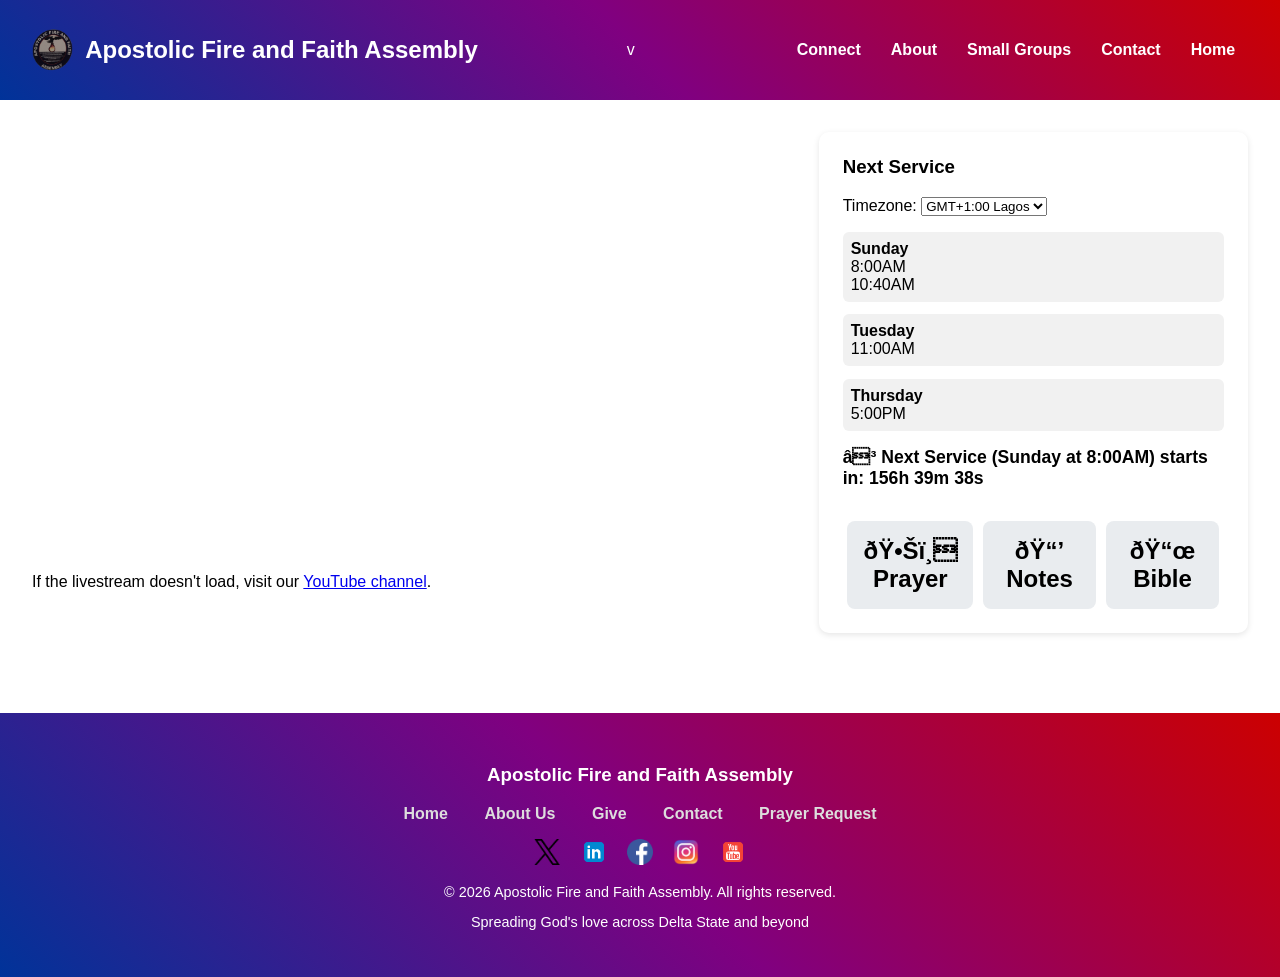
<file: livestream.html>
﻿<!DOCTYPE html>
<html lang="en">
<head>
  <meta charset="UTF-8" />
  <meta name="viewport" content="width=device-width, initial-scale=1.0" />
  <title>Apostolic Fire and Faith Assembly Live Stream</title>
  <link rel="icon" href="Images/AFFA-LOGO.png" type="image/png">
  <style>
    :root {
      --primary-color: #003399;
      --secondary-color: #ffffff;
      --accent-color: #800080;
      --action-color: #cc0000;
      --light-bg: #ffffff;
      --dark-bg: #002266;
      --light-text: #000000;
      --dark-text: #ffffff;
    }

    body {
      margin: 0;
      font-family: 'Segoe UI', Arial, sans-serif;
      background: var(--light-bg);
      color: var(--light-text);
      transition: background 0.3s, color 0.3s;
    }

    body.dark-mode {
      background: var(--dark-bg);
      color: var(--dark-text);
    }

    header {
      display: flex;
      justify-content: space-between;
      align-items: center;
      padding: 1rem 2rem;
      background: var(--primary);
      color: #fff;
      position: sticky;
      top: 0;
      z-index: 100;
    }

    .logo {
      display: flex;
      align-items: center;
      gap: 0.75rem;
    }

    .logo img {
      height: 45px;
    }

    nav a {
      margin: 0 0.8rem;
      text-decoration: none;
      font-weight: 600;
      color: #fff;
      transition: color 0.2s;
    }
    nav a:hover { color: var(--accent); }

    .hamburger {
      display: none;
      font-size: 1.8rem;
      cursor: pointer;
    }

    .menu-overlay {
  position: fixed;
  top: 0; left: 0;
  width: 100%; height: 100%;
  background: rgba(1, 20, 31, 0.97);
  display: flex;
  flex-direction: column;
  justify-content: center;
  align-items: center;
  opacity: 0;
  pointer-events: none;
  transition: opacity 0.4s ease;
  z-index: 2000;
}

/* Show state */
.menu-overlay.active {
  opacity: 1;
  pointer-events: auto;
}

/* Inside header of overlay */
.menu-overlay header {
  position: absolute;
  top: 20px;
  left: 20px;
  display: flex;
  align-items: center;
  gap: 0.75rem;
  background: none;
  color: #fff;
}

.menu-overlay header img {
  height: 40px;
}

.menu-overlay header h2 {
  font-size: 1.2rem;
  margin: 0;
}

/* Close button */
/* Close button */
.menu-overlay header button {
  position: absolute;
  top: 15px;
  right: -40px;   /* â¬…ï¸ shifted further right */
  background: none;
  border: none;
  font-size: 2rem; /* slightly bigger */
  cursor: pointer;
  color: #fff;
}

/* Overlay nav links */
.menu-overlay nav {
  display: flex;
  flex-direction: column;
  gap: 2.2rem;   /* â¬…ï¸ more spacing between links */
  margin-top: 4rem; /* push down a little more from header */
  text-align: center;
}

.menu-overlay nav a {
  font-size: 2.1rem;  /* slightly bigger for readability */
  font-weight: bold;
  text-decoration: none;
  color: #fff;
  opacity: 0;
  transform: translateY(20px);
  transition: opacity 0.4s ease, transform 0.4s ease;
}


/* Animate links in sequence */
.menu-overlay.active nav a {
  opacity: 1;
  transform: translateY(0);
}

.menu-overlay.active nav a:nth-child(1) { transition-delay: 0.1s; }
.menu-overlay.active nav a:nth-child(2) { transition-delay: 0.2s; }
.menu-overlay.active nav a:nth-child(3) { transition-delay: 0.3s; }
.menu-overlay.active nav a:nth-child(4) { transition-delay: 0.4s; }
.menu-overlay.active nav a:nth-child(5) { transition-delay: 0.5s; }

    .main-content {
      display: flex;
      flex-wrap: wrap;
      gap: 1.5rem;
      padding: 2rem;
    }

    .video-section {
      flex: 2;
      min-width: 320px;
    }
    .video-section iframe {
  width: 100%;
  height: auto;
  aspect-ratio: 16 / 9;
  border-radius: 8px;
}
/* Wrap prayer-notes-bible on mobile */
@media (max-width: 768px) {
  .prayer-notes-bible {
    flex-direction: column;
    gap: 1rem;
  }

  .prayer-notes-bible a {
    margin: 0;
  }
}

/* Add container to HTML if missing */
.container {
  max-width: 100%;
  padding: 0 15px;
  box-sizing: border-box;
  margin: 0 auto;
}
    .service-section {
      flex: 1;
      min-width: 280px;
      background: var(--secondary);
      padding: 1.5rem;
      border-radius: 10px;
      box-shadow: 0 2px 6px rgba(0,0,0,0.1);
    }

    .service-section h3 {
      margin-top: 0;
      color: var(--primary);
    }

    #countdown {
      font-size: 1.1rem;
      font-weight: bold;
      color: var(--accent);
      margin: 1rem 0;
    }

    .prayer-notes-bible {
      display: flex;
      justify-content: space-between;
      margin-top: 2rem;
    }
    .prayer-notes-bible a {
      flex: 1;
      margin: 0 0.3rem;
      text-decoration: none;
      color: inherit;
    }
    .prayer-notes-bible div {
      background: #e9ecef;
      padding: 1rem;
      border-radius: 8px;
      text-align: center;
      font-weight: bold;
      transition: transform 0.2s, background 0.2s;
      font-size: 1.5rem;
    }
    .prayer-notes-bible div:hover {
      transform: translateY(-3px);
      background: var(--accent);
      color: #fff;
    }

    footer {
      background: var(--primary);
      color: #fff;
      text-align: center;
      padding: 2rem 1rem;
      margin-top: 3rem;
    }

    footer nav a {
      margin: 0 1rem;
      text-decoration: none;
      color: #ddd;
    }
    footer nav a:hover { color: #fff; }

   .social-icons {
      margin: 1.2rem 0;
    }

    .social-icons a {
      margin: 0 8px;
      display: inline-block;
    }

    .social-icons img {
      width: 26px;
      height: 26px;
      vertical-align: middle;
      
    }

    @media (max-width: 768px) {
      nav { display: none; }
      .hamburger { display: block; }
      .main-content { flex-direction: column; }
    }

    /* Dark mode specifics */
    .dark-mode header,
    .dark-mode .service-section,
    .dark-mode .menu-overlay {
      background: #2a2a2a;
      color: #fff;
    }
    .dark-mode nav a { color: #f1f1f1; }
    .dark-mode footer { background: #000; }
  body {
  overflow-x: hidden;
}
@media (max-width: 768px) {
  .container {
    padding: 0 10px;
  }
}
html, body {
  margin: 0;
  padding: 0;
  overflow-x: hidden;
}

* {
  box-sizing: border-box;
}
/* Ensure content scales on mobile */
body {
  margin: 0;
  padding: 0;
  overflow-x: hidden;
  font-family: sans-serif;
}

.container {
  max-width: 100%;
  padding: 0 15px;
  box-sizing: border-box;
}

/* Responsive text and spacing */
@media (max-width: 768px) {
  h1, h2, h3, p {
    font-size: 1rem;
    line-height: 1.4;
  }

  .container {
    padding: 0 10px;
  }
}

    /* override backgrounds */
    header, .nav-bar, .header { background: linear-gradient(45deg,#003399,#800080,#cc0000) !important; color: #fff; }
    footer, .footer { background: linear-gradient(45deg,#003399,#800080,#cc0000) !important; color: #fff; }

</style>
</head>
<body>
  <header>
    <div class="logo">
      <img src="Images/AFFA-LOGO.png" alt="FaithMiracle Assembly Logo" />
      <h2>Apostolic Fire and Faith Assembly</h2>
    </div>v
    <nav>
      <a href="#">Connect</a>
      <a href="#">About</a>
      <a href="#">Small Groups</a>
      <a href="#">Contact</a>
      <a href="index.html">Home</a>
    </nav>
    <div class="hamburger" onclick="toggleMenu()">â˜°</div>
  </header>

  <div class="menu-overlay" id="menuOverlay">
    <header>
      <div class="logo">
        <img src="Images/AFFA-LOGO.png" alt="Logo" />
        <h2>FaithMiracle Assembly</h2>
      </div>
      <button onclick="toggleMenu()">âœ–</button>
    </header>
    <hr/>
    <nav style="display:flex;flex-direction:column;gap:1rem;margin-top:1rem;">
      <a href="#">Connect</a>
      <a href="about-us.html">About</a>
      <a href="#">Small Groups</a>
      <a href="#">Contact</a>
      <a href="index.html">Home</a>
    </nav>
    <div style="margin-top:2rem;">
      <label><input type="checkbox" id="darkToggle" onchange="toggleDarkMode()"> Dark Mode</label>
    </div>
  </div>

  <div class="main-content">
    <div class="video-section">
      <iframe src="https://www.youtube.com/embed/live_stream?channel=YOUR_CHANNEL_ID" frameborder="0" allowfullscreen></iframe>
      <p style="margin-top:0.5rem;">If the livestream doesn't load, visit our <a href="https://youtube.com" target="_blank">YouTube channel</a>.</p>
    </div>
    <div class="service-section">
      <h3>Next Service</h3>
      <label for="timezone">Timezone:</label>
      <select id="timezone" onchange="updateServiceTimes()">
        <option value="Africa/Lagos">GMT+1:00 Lagos</option>
        <option value="America/New_York">New York</option>
        <option value="Europe/London">London</option>
      </select>
      <div id="nextServiceContainer" style="margin-top:1rem;"></div>
      <div id="countdown"></div>

      <div class="prayer-notes-bible">
        <a href="prayer.html"><div>ðŸ•Šï¸<br/>Prayer</div></a>
        <a href="notes.html"><div>ðŸ“’<br/>Notes</div></a>
        <a href="bible.html"><div>ðŸ“œ<br/>Bible</div></a>
      </div>
    </div>
  </div>

  <footer>
    <div class="church-name"><h3>Apostolic Fire and Faith Assembly</h3></div>
    <nav>
      <a href="index.html">Home</a>
      <a href="about-us.html">About Us</a>
      <a href="give.html">Give</a>
      <a href="get-connected.html">Contact</a>
      <a href="get-connected.html?tab=prayer">Prayer Request</a>
    </nav>
    <div class="social-icons" style="margin-top:1rem;">
      <a href="https://twitter.com" target="_blank"><img src="Images/twitter.webp" alt="Twitter"></a>
      <a href="https://linkedin.com" target="_blank"><img src="Images/icons8-linkedin-48.png" alt="LinkedIn"></a>
      <a href="https://facebook.com" target="_blank"><img src="Images/facebook.webp" alt="Facebook"></a>
      <a href="https://instagram.com" target="_blank"><img src="Images/instagram.webp" alt="Instagram"></a>
      <a href="https://youtube.com" target="_blank"><img src="Images/icons8-youtube-48.png" alt="YouTube"></a>
    </div>
    <div style="margin-top:1rem;font-size:0.9rem;">
      <p>&copy; 2026 Apostolic Fire and Faith Assembly. All rights reserved.</p>
      <p>Spreading God's love across Delta State and beyond</p>
    </div>
  </footer>

  <script>
    function toggleMenu() {
      document.getElementById('menuOverlay').classList.toggle('active');
    }
// Close overlay when a menu link is clicked
document.querySelectorAll('#menuOverlay nav a').forEach(link => {
  link.addEventListener('click', () => {
    document.getElementById('menuOverlay').classList.remove('active');
  });
});

    function toggleDarkMode() {
      const isDark = document.getElementById('darkToggle').checked;
      document.body.classList.toggle('dark-mode', isDark);
    }

    const services = {
      "Africa/Lagos": [
        { day: "Sunday", times: ["8:00AM", "10:40AM"] },
        { day: "Tuesday", times: ["11:00AM"] },
        { day: "Thursday", times: ["5:00PM"] }
      ],
      "America/New_York": [
        { day: "Sunday", times: ["8:00AM", "10:00AM"] },
        { day: "Wednesday", times: ["7:00PM"] }
      ],
      "Europe/London": [
        { day: "Sunday", times: ["9:00AM", "11:00AM"] },
        { day: "Friday", times: ["6:00PM"] }
      ]
    };

    let countdownTimer;

    function updateServiceTimes() {
      clearInterval(countdownTimer);
      const tz = document.getElementById('timezone').value;
      const container = document.getElementById('nextServiceContainer');
      container.innerHTML = "";
      const countdown = document.getElementById('countdown');
      countdown.innerHTML = "";

      const serviceList = services[tz] || [];
      const now = new Date();
      const localTime = new Date(now.toLocaleString("en-US", { timeZone: tz }));
      const currentDay = localTime.toLocaleDateString("en-US", { weekday: "long" });
      const currentMinutes = localTime.getHours() * 60 + localTime.getMinutes();

      let nextService = null;

      serviceList.forEach(service => {
        const dayDiv = document.createElement('div');
        dayDiv.style.padding = "0.5rem";
        dayDiv.style.marginBottom = "0.8rem";
        dayDiv.style.borderRadius = "6px";
        dayDiv.style.background = "#f1f1f1";

        service.times.forEach(time => {
          const [hourStr, minuteStr] = time.replace(/AM|PM/, "").split(":");
          let hour = parseInt(hourStr);
          const minute = parseInt(minuteStr);
          const isPM = time.includes("PM");

          if (isPM && hour !== 12) hour += 12;
          if (!isPM && hour === 12) hour = 0;

          const serviceMinutes = hour * 60 + minute;

          if (!nextService && (
            (service.day === currentDay && serviceMinutes > currentMinutes) ||
            (service.day !== currentDay)
          )) {
            nextService = { day: service.day, time: time };
          }
        });

        dayDiv.innerHTML = `<strong>${service.day}</strong><br/>${service.times.join("<br/>")}`;
        container.appendChild(dayDiv);
      });

      if (nextService) {
        startCountdown(nextService, tz);
      }
    }

    function startCountdown(nextService, tz) {
      const countdown = document.getElementById('countdown');
      function update() {
        const now = new Date();
        const localNow = new Date(now.toLocaleString("en-US", { timeZone: tz }));
        let target = new Date(localNow);
        const [hourStr, minuteStr] = nextService.time.replace(/AM|PM/, "").split(":");
        let hour = parseInt(hourStr);
        const minute = parseInt(minuteStr);
        const isPM = nextService.time.includes("PM");
        if (isPM && hour !== 12) hour += 12;
        if (!isPM && hour === 12) hour = 0;
        target.setHours(hour, minute, 0, 0);

        if (target < localNow) target.setDate(target.getDate() + 7);

        const diff = target - localNow;
        if (diff <= 0) {
          countdown.innerHTML = "Service is live now!";
          clearInterval(countdownTimer);
          return;
        }
        const hours = Math.floor(diff / (1000 * 60 * 60));
        const minutes = Math.floor((diff % (1000 * 60 * 60)) / (1000 * 60));
        const seconds = Math.floor((diff % (1000 * 60)) / 1000);

        countdown.innerHTML = `â³ Next Service (${nextService.day} at ${nextService.time}) starts in: ${hours}h ${minutes}m ${seconds}s`;
      }
      update();
      countdownTimer = setInterval(update, 1000);
    }

    window.onload = updateServiceTimes;
  </script>
</body>
</html>
</file>
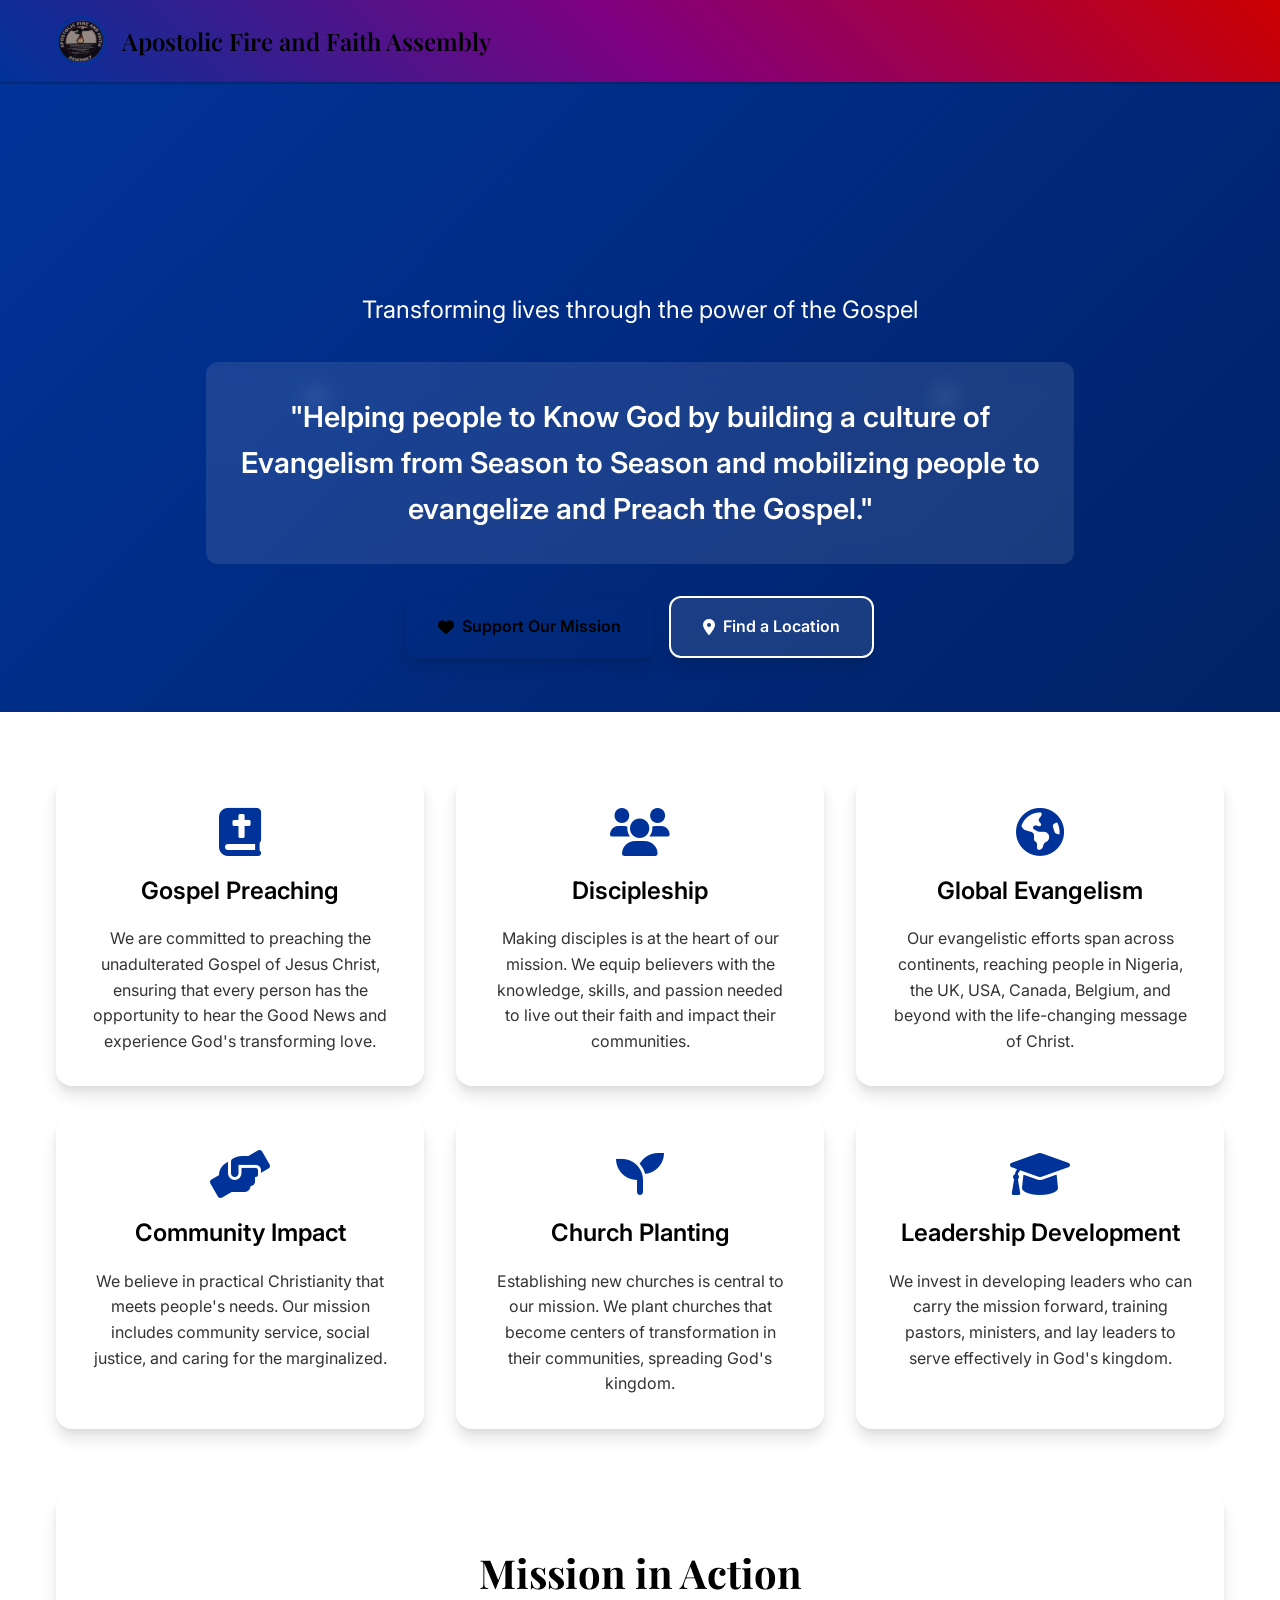
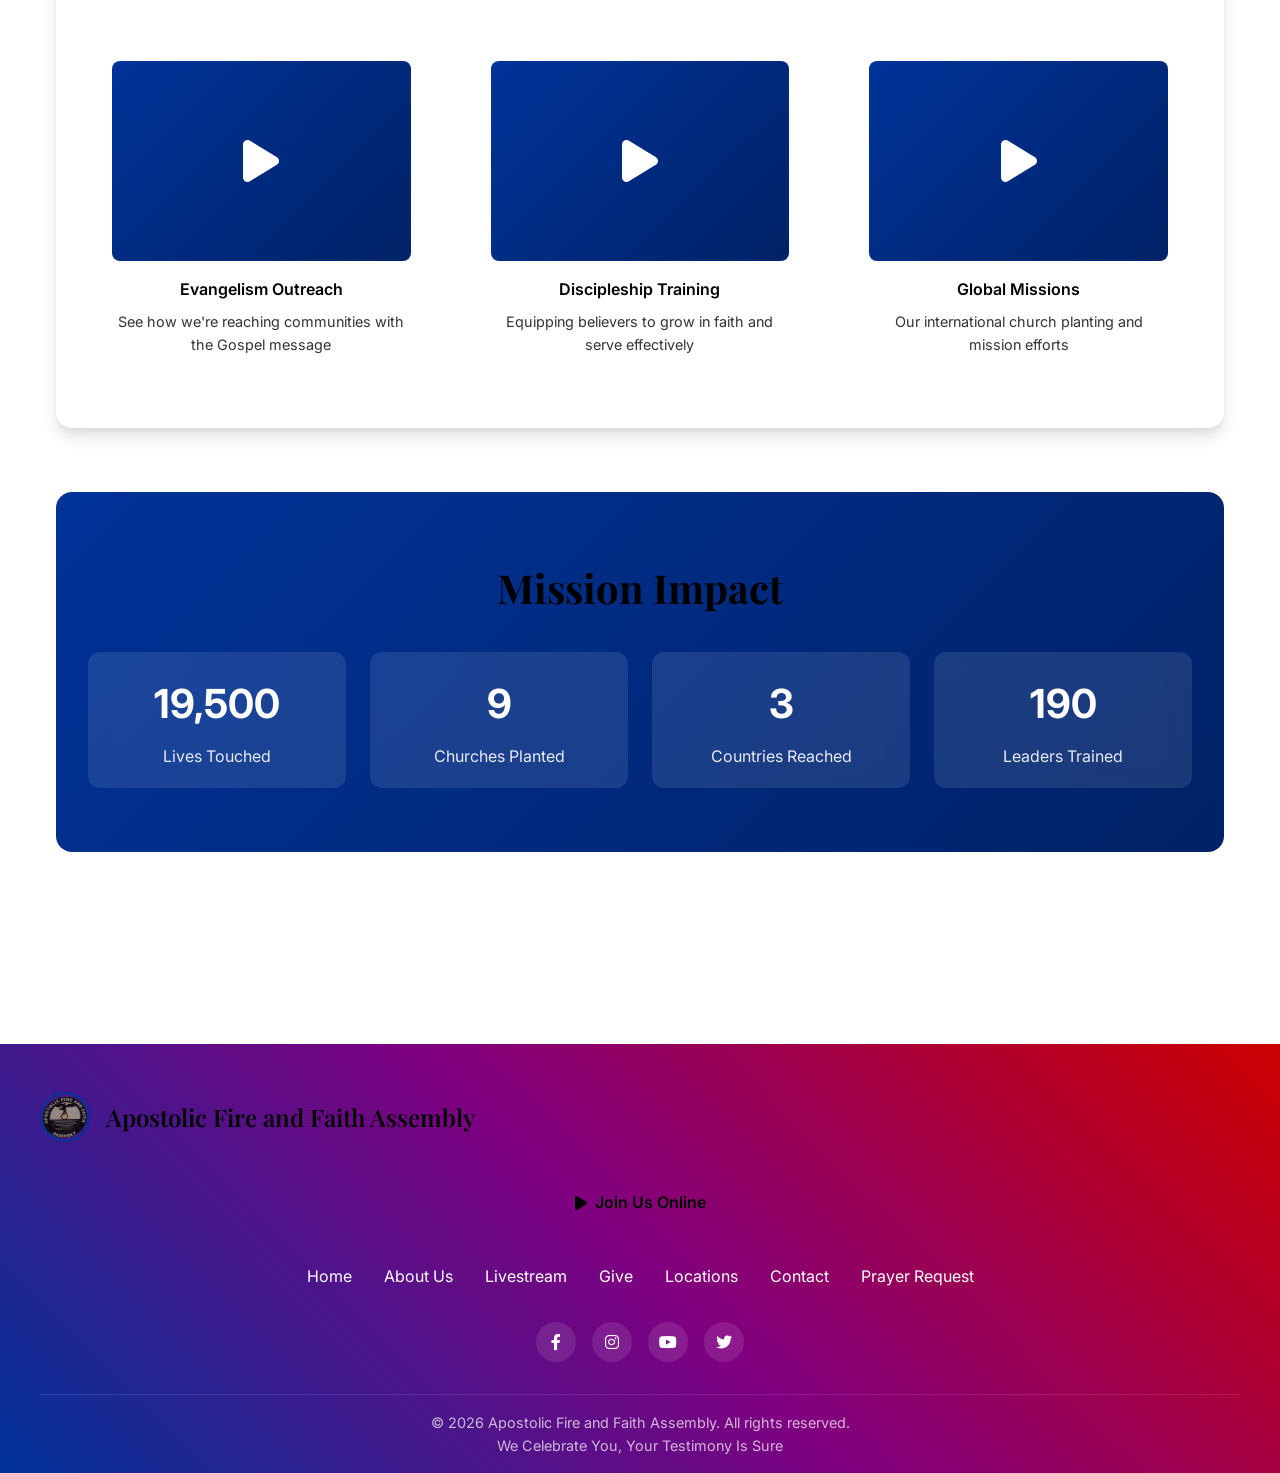
<file: mission.html>
﻿<html lang="en">
<head>
  <meta charset="UTF-8">
  <meta name="viewport" content="width=device-width, initial-scale=1.0">
  <!-- SEO Optimization -->
  <meta name="description" content="Our Mission - Apostolic Fire and Faith Assembly. Building a culture of evangelism and mobilizing people to preach the Gospel.">
  <meta name="keywords" content="Apostolic Fire and Faith Assembly, mission, evangelism, gospel, preaching, discipleship">
  <meta property="og:title" content="Our Mission - Apostolic Fire and Faith Assembly">
  <meta property="og:description" content="Helping people to Know God by building a culture of Evangelism from Season to Season.">
  <meta property="og:image" content="Images/AFFA-LOGO.png">
  
  <title>Our Mission - Apostolic Fire and Faith Assembly</title>
  <link rel="icon" href="Images/FMA-LOGO.png" type="image/png">
  
  <!-- Google Fonts -->
  <link href="https://fonts.googleapis.com/css2?family=Inter:wght@300;400;500;600;700&family=Playfair+Display:wght@400;500;600;700&display=swap" rel="stylesheet">
<!-- Font Awesome for Icons -->
  <link rel="stylesheet" href="https://cdnjs.cloudflare.com/ajax/libs/font-awesome/6.0.0/css/all.min.css">
  
  <style>
    /* Modern CSS Variables */
    :root {
--primary-color: #003399;
      --accent-color: #800080;
      --action-color: #cc0000;
      --dark-blue: #002266;
      --text-dark: #000000;
      --text-light: #333333;
      --text-muted: #555555;
      --background-light: #ffffff;
      --background-white: #ffffff;
      --border-color: #e2e8f0;
      --shadow-sm: 0 1px 3px rgba(0,0,0,0.12), 0 1px 2px rgba(0,0,0,0.24);
      --shadow-md: 0 4px 6px rgba(0,0,0,0.07), 0 1px 3px rgba(0,0,0,0.06);
      --shadow-lg: 0 10px 15px rgba(0,0,0,0.1), 0 4px 6px rgba(0,0,0,0.05);
     --shadow-xl: 0 20px 25px rgba(0,0,0,0.1), 0 10px 10px rgba(0,0,0,0.04);
      --border-radius: 8px;
      --border-radius-lg: 12px;
      --border-radius-xl: 16px;
      --transition: all 0.3s cubic-bezier(0.4, 0, 0.2, 1);
      --font-primary: 'Inter', sans-serif;
      --font-display: 'Playfair Display', serif;
    }

    /* Reset and Base Styles */
    * {
      margin: 0;
      padding: 0;
      box-sizing: border-box;
    }

    body {
      font-family: var(--font-primary);
      line-height: 1.6;
      color: var(--text-dark);
      background-color: var(--background-light);
      overflow-x: hidden;
    }

    /* Navigation Bar - White Background */
    .nav-bar {
      background: var(--background-white);
      padding: 1rem 0;
      box-shadow: var(--shadow-sm);
      position: relative;
      z-index: 100;
    }

    .nav-content {
      max-width: 1200px;
      margin: 0 auto;
      display: flex;
      justify-content: space-between;
      align-items: center;
      padding: 0 1rem;
    }

    .logo-section {
      display: flex;
      align-items: center;
      gap: 1rem;
    }

    .logo {
      width: 50px;
      height: 50px;
      border-radius: 50%;
      border: 2px solid var(--primary-color);
    }

    .church-name {
      font-family: var(--font-display);
      font-size: 1.5rem;
      font-weight: 600;
      color: var(--text-dark);
    }

    .nav-links {
      display: flex;
      gap: 2rem;
      list-style: none;
    }

    .nav-links a {
      color: var(--text-dark);
      text-decoration: none;
      font-weight: 500;
      transition: var(--transition);
      position: relative;
    }

    .nav-links a:hover {
      color: var(--primary-color);
    }

    .nav-links a::after {
      content: '';
      position: absolute;
      bottom: -5px;
      left: 0;
      width: 0;
      height: 2px;
      background: var(--primary-color);
      transition: var(--transition);
    }

    .nav-links a:hover::after {
      width: 100%;
    }

    .mobile-menu-btn {
      display: none;
      background: none;
      border: none;
      color: var(--text-dark);
      font-size: 1.5rem;
      cursor: pointer;
    }

    /* Hero Section with Animated Background */
    .hero-section {
      background: linear-gradient(135deg, var(--primary-color) 0%, var(--dark-blue) 100%);
      color: white;
      position: relative;
      overflow: hidden;
      min-height: 70vh;
      display: flex;
      align-items: center;
      justify-content: center;
    }

    .hero-section::before {
      content: '';
      position: absolute;
      top: 0;
      left: 0;
      right: 0;
      bottom: 0;
      background: url('data:image/svg+xml,<svg xmlns="http://www.w3.org/2000/svg" viewBox="0 0 100 100"><circle cx="50" cy="50" r="2" fill="white" opacity="0.1"/></svg>') repeat;
      animation: float 20s ease-in-out infinite;
      z-index: 1;
    }

    .hero-content {
      position: relative;
      z-index: 2;
      text-align: center;
      max-width: 900px;
      padding: 2rem 1rem;
    }

    .hero-title {
      font-family: var(--font-display);
      font-size: clamp(3rem, 6vw, 5rem);
      font-weight: 700;
      margin-bottom: 2rem;
      background: linear-gradient(45deg, white, var(--secondary-color));
      -webkit-background-clip: text;
      -webkit-text-fill-color: transparent;
      background-clip: text;
    }

    .hero-subtitle {
      font-size: 1.5rem;
      margin-bottom: 2rem;
      opacity: 0.9;
      line-height: 1.6;
    }

    .mission-statement {
      font-size: 1.8rem;
      font-weight: 600;
      color: var(--secondary-color);
      margin-bottom: 2rem;
      padding: 2rem;
      background: rgba(255,255,255,0.1);
      border-radius: var(--border-radius-lg);
      backdrop-filter: blur(10px);
    }

    .cta-buttons {
      display: flex;
      gap: 1rem;
      justify-content: center;
      flex-wrap: wrap;
    }

    .cta-btn {
      display: inline-flex;
      align-items: center;
      gap: 0.5rem;
      padding: 1rem 2rem;
      border-radius: var(--border-radius-lg);
      text-decoration: none;
      font-weight: 600;
      transition: var(--transition);
      box-shadow: var(--shadow-lg);
    }

    .cta-btn.primary {
      background: var(--secondary-color);
      color: var(--text-dark);
    }

    .cta-btn.secondary {
      background: rgba(255,255,255,0.1);
      color: white;
      border: 2px solid white;
    }

    .cta-btn:hover {
      transform: translateY(-3px);
      box-shadow: var(--shadow-xl);
    }

    /* Main Content */
    .main-content {
      max-width: 1200px;
      margin: 0 auto;
      padding: 4rem 1rem;
    }

    /* Mission Features Section */
    .features-section {
      margin-bottom: 4rem;
    }

    .features-grid {
      display: grid;
      grid-template-columns: repeat(auto-fit, minmax(300px, 1fr));
      gap: 2rem;
      margin-bottom: 4rem;
    }

    .feature-card {
      background: var(--background-white);
      border-radius: var(--border-radius-xl);
      padding: 2rem;
      box-shadow: var(--shadow-lg);
      transition: var(--transition);
      text-align: center;
      position: relative;
      overflow: hidden;
    }

    .feature-card::before {
      content: '';
      position: absolute;
      top: 0;
      left: 0;
      width: 100%;
      height: 4px;
      background: linear-gradient(90deg, var(--primary-color), var(--secondary-color));
    }

    .feature-card:hover {
      transform: translateY(-5px);
      box-shadow: var(--shadow-xl);
    }

    .feature-icon {
      font-size: 3rem;
      color: var(--primary-color);
      margin-bottom: 1rem;
    }

    .feature-title {
      font-size: 1.5rem;
      font-weight: 600;
      color: var(--text-dark);
      margin-bottom: 1rem;
    }

    .feature-description {
      color: var(--text-light);
      line-height: 1.6;
    }

    /* Video Section */
    .video-section {
      background: var(--background-white);
      border-radius: var(--border-radius-xl);
      padding: 3rem 2rem;
      box-shadow: var(--shadow-lg);
      margin-bottom: 4rem;
      text-align: center;
    }

    .section-title {
      font-family: var(--font-display);
      font-size: 2.5rem;
      color: var(--text-dark);
      margin-bottom: 2rem;
    }

    .videos-grid {
      display: grid;
      grid-template-columns: repeat(auto-fit, minmax(300px, 1fr));
      gap: 2rem;
    }

    .video-card {
      background: var(--background-light);
      border-radius: var(--border-radius-lg);
      padding: 1.5rem;
      transition: var(--transition);
    }

    .video-card:hover {
      transform: translateY(-3px);
      box-shadow: var(--shadow-md);
    }

    .video-placeholder {
      width: 100%;
      height: 200px;
      background: linear-gradient(135deg, var(--primary-color), var(--dark-blue));
      border-radius: var(--border-radius);
      display: flex;
      align-items: center;
      justify-content: center;
      color: white;
      font-size: 3rem;
      margin-bottom: 1rem;
      cursor: pointer;
      transition: var(--transition);
    }

    .video-placeholder:hover {
      transform: scale(1.05);
    }

    .video-title {
      font-weight: 600;
      color: var(--text-dark);
      margin-bottom: 0.5rem;
    }

    .video-description {
      color: var(--text-light);
      font-size: 0.9rem;
    }

    /* Statistics Section */
.stats-section {
  background: linear-gradient(135deg, var(--primary-color), var(--dark-blue));
  color: white;
  border-radius: var(--border-radius-xl);
  padding: 4rem 2rem;
  margin-bottom: 4rem;
  text-align: center;
}

.stats-grid {
  display: grid;
  grid-template-columns: repeat(auto-fit, minmax(150px, 1fr)); /* reduced min width */
  gap: 1.5rem; /* slightly smaller gap */
}

.stat-item {
  padding: 1.2rem;
  background: rgba(255,255,255,0.1);
  border-radius: var(--border-radius-lg);
  backdrop-filter: blur(10px);
}

.stat-number {
  font-size: 2.5rem; /* reduced for mobile */
  font-weight: 700;
  color: var(--secondary-color);
  margin-bottom: 0.5rem;
}

.stat-label {
  font-size: 1rem;
  opacity: 0.9;
}

/* Responsive tweaks */
@media (max-width: 480px) {
  .stats-section {
    padding: 2rem 1rem;
  }

  .stat-number {
    font-size: 2rem;
  }

  .stat-label {
    font-size: 0.95rem;
  }
}


    /* Footer */
    .footer {
      background: var(--dark-blue);
      color: white;
      padding: 3rem 1rem 1rem;
      margin-top: 4rem;
    }

    .footer-content {
      max-width: 1200px;
      margin: 0 auto;
      text-align: center;
    }

    .footer-logo {
      margin-bottom: 2rem;
    }

    .join-online-btn {
      display: inline-flex;
      align-items: center;
      gap: 0.5rem;
      background: var(--secondary-color);
      color: var(--text-dark);
      padding: 1rem 2rem;
      border-radius: var(--border-radius-lg);
      text-decoration: none;
      font-weight: 600;
      transition: var(--transition);
      margin-bottom: 2rem;
    }

    .join-online-btn:hover {
      transform: translateY(-2px);
      box-shadow: var(--shadow-lg);
    }

    .footer-nav {
      display: flex;
      justify-content: center;
      gap: 2rem;
      margin-bottom: 2rem;
      flex-wrap: wrap;
    }

    .footer-nav a {
      color: white;
      text-decoration: none;
      transition: var(--transition);
    }

    .footer-nav a:hover {
      color: var(--secondary-color);
    }

    .social-icons {
      display: flex;
      justify-content: center;
      gap: 1rem;
      margin-bottom: 2rem;
    }

    .social-icon {
      width: 40px;
      height: 40px;
      background: rgba(255,255,255,0.1);
      border-radius: 50%;
      display: flex;
      align-items: center;
      justify-content: center;
      color: white;
      text-decoration: none;
      transition: var(--transition);
    }

    .social-icon:hover {
      background: var(--secondary-color);
      color: var(--text-dark);
      transform: translateY(-2px);
    }

    .footer-bottom {
      border-top: 1px solid rgba(255,255,255,0.1);
      padding-top: 1rem;
      color: rgba(255,255,255,0.7);
      font-size: 0.9rem;
    }

    /* Animations */
    @keyframes float {
      0%, 100% { transform: translateY(0px); }
      50% { transform: translateY(-20px); }
    }

    @keyframes pulse {
      0%, 100% { transform: scale(1); }
      50% { transform: scale(1.05); }
    }

    .pulse {
      animation: pulse 2s ease-in-out infinite;
    }

    /* Responsive Design */
     @media (max-width: 768px) {
      .nav-links {
        display: none;
        position: absolute;
        top: 100%;
        right: 1rem;
        background: var(--background-white);
        flex-direction: column;
        gap: 1rem;
        padding: 1rem;
        border-radius: var(--border-radius);
        box-shadow: var(--shadow-md);
        z-index: 1000;
      }

      .nav-links.active {
        display: flex;
      }
      .mobile-menu-btn {
        display: block;
      }

      .cta-buttons {
        flex-direction: column;
        align-items: center;
      }

      .features-grid {
        grid-template-columns: 1fr;
      }

      .videos-grid {
        grid-template-columns: 1fr;
      }

      .stats-grid {
        grid-template-columns: repeat(2, 1fr);
      }

      .footer-nav {
        flex-direction: column;
        gap: 1rem;
      }
    }

    /* Animation Classes */
    .fade-in {
      opacity: 0;
      transform: translateY(20px);
      animation: fadeInUp 0.6s ease forwards;
    }

    .fade-in.delay-1 { animation-delay: 0.1s; }
    .fade-in.delay-2 { animation-delay: 0.2s; }
    .fade-in.delay-3 { animation-delay: 0.3s; }

    @keyframes fadeInUp {
      to {
        opacity: 1;
        transform: translateY(0);
      }
    }
    /* Fullscreen overlay menu */
.menu-overlay {
  position: fixed;
  inset: 0;
  background: linear-gradient(135deg, var(--primary-color), var(--dark-blue));
  display: flex;
  flex-direction: column;
  align-items: center;
  justify-content: center;
  transform: translateX(100%);
  transition: transform 0.5s ease;
  z-index: 2000;
}

/* When active, slide in */
.menu-overlay.active {
  transform: translateX(0);
}

/* Close button */
.menu-overlay header {
  position: absolute;
  top: 15px;
  right: 35px;
}

.menu-overlay .close-btn {
  background: none;
  border: none;
  font-size: 2.5rem;
  cursor: pointer;
  color: white;
}

/* Overlay nav links */
.menu-overlay nav {
  display: flex;
  flex-direction: column;
  gap: 2.2rem;
  margin-top: 4rem;
  text-align: center;
}

.menu-overlay nav a {
  font-size: 2rem;
  font-weight: bold;
  text-decoration: none;
  color: white;
  opacity: 0;
  transform: translateY(20px);
  transition: opacity 0.4s ease, transform 0.4s ease;
}

/* Animate links */
.menu-overlay.active nav a {
  opacity: 1;
  transform: translateY(0);
}

.menu-overlay nav a:nth-child(1) { transition-delay: 0.1s; }
.menu-overlay nav a:nth-child(2) { transition-delay: 0.2s; }
.menu-overlay nav a:nth-child(3) { transition-delay: 0.3s; }
.menu-overlay nav a:nth-child(4) { transition-delay: 0.4s; }
.menu-overlay nav a:nth-child(5) { transition-delay: 0.5s; }
.menu-overlay nav a:nth-child(6) { transition-delay: 0.6s; }

      /* override backgrounds */
    header, .nav-bar, .header { background: linear-gradient(45deg,#003399,#800080,#cc0000) !important; color: #fff; }
    footer, .footer { background: linear-gradient(45deg,#003399,#800080,#cc0000) !important; color: #fff; }

</style>
</head>
<body>
  <!-- Navigation Bar -->
  <nav class="nav-bar">
    <div class="nav-content">
      <div class="logo-section">
        <img src="Images/AFFA-LOGO.png" alt="Apostolic Fire and Faith Assembly Logo" class="logo">
        <div class="church-name">Apostolic Fire and Faith Assembly</div>
      </div>
      
     <!-- Overlay Menu -->
<div class="menu-overlay" id="menuOverlay">
  <header>
    <button class="close-btn" onclick="toggleOverlayMenu()">âœ–</button>
  </header>
  <nav>
    <a href="index.html">Home</a>
    <a href="livestream.html">Livestream</a>
    <a href="give.html">Give</a>
    <a href="expression.html">Locations</a>
    <a href="#">Media</a>
    <a href="about-us.html">About Us</a>
  </nav>
</div>

<!-- Hamburger button (stays visible) -->
<button class="mobile-menu-btn" onclick="toggleOverlayMenu()">
  <i class="fas fa-bars"></i>
</button>

    </div>
  </nav>
  <!-- Hero Section -->
  <section class="hero-section">
    <div class="hero-content">
      <h1 class="hero-title fade-in">Our Mission</h1>
      <p class="hero-subtitle fade-in delay-1">
        Transforming lives through the power of the Gospel
      </p>
      <div class="mission-statement fade-in delay-2">
        "Helping people to Know God by building a culture of Evangelism from Season to Season and mobilizing people to evangelize and Preach the Gospel."
      </div>
      <div class="cta-buttons fade-in delay-3">
        <a href="project-giving.html" class="cta-btn primary">
          <i class="fas fa-heart"></i>
          Support Our Mission
        </a>
        <a href="expression.html" class="cta-btn secondary">
          <i class="fas fa-map-marker-alt"></i>
          Find a Location
        </a>
      </div>
    </div>
  </section>

  <!-- Main Content -->
  <main class="main-content">
    <!-- Mission Features Section -->
    <section class="features-section">
      <div class="features-grid">
        <div class="feature-card fade-in">
          <div class="feature-icon pulse">
            <i class="fas fa-bible"></i>
          </div>
          <h3 class="feature-title">Gospel Preaching</h3>
          <p class="feature-description">
            We are committed to preaching the unadulterated Gospel of Jesus Christ, ensuring that every person has the opportunity to hear the Good News and experience God's transforming love.
          </p>
        </div>

        <div class="feature-card fade-in delay-1">
          <div class="feature-icon pulse">
            <i class="fas fa-users"></i>
          </div>
          <h3 class="feature-title">Discipleship</h3>
          <p class="feature-description">
            Making disciples is at the heart of our mission. We equip believers with the knowledge, skills, and passion needed to live out their faith and impact their communities.
          </p>
        </div>

        <div class="feature-card fade-in delay-2">
          <div class="feature-icon pulse">
            <i class="fas fa-globe-americas"></i>
          </div>
          <h3 class="feature-title">Global Evangelism</h3>
          <p class="feature-description">
            Our evangelistic efforts span across continents, reaching people in Nigeria, the UK, USA, Canada, Belgium, and beyond with the life-changing message of Christ.
          </p>
        </div>

        <div class="feature-card fade-in">
          <div class="feature-icon pulse">
            <i class="fas fa-hands-helping"></i>
          </div>
          <h3 class="feature-title">Community Impact</h3>
          <p class="feature-description">
            We believe in practical Christianity that meets people's needs. Our mission includes community service, social justice, and caring for the marginalized.
          </p>
        </div>

        <div class="feature-card fade-in delay-1">
          <div class="feature-icon pulse">
            <i class="fas fa-seedling"></i>
          </div>
          <h3 class="feature-title">Church Planting</h3>
          <p class="feature-description">
            Establishing new churches is central to our mission. We plant churches that become centers of transformation in their communities, spreading God's kingdom.
          </p>
        </div>

        <div class="feature-card fade-in delay-2">
          <div class="feature-icon pulse">
            <i class="fas fa-graduation-cap"></i>
          </div>
          <h3 class="feature-title">Leadership Development</h3>
          <p class="feature-description">
            We invest in developing leaders who can carry the mission forward, training pastors, ministers, and lay leaders to serve effectively in God's kingdom.
          </p>
        </div>
      </div>
    </section>

    <!-- Video Section -->
    <section class="video-section fade-in">
      <h2 class="section-title">Mission in Action</h2>
      <div class="videos-grid">
        <div class="video-card">
          <div class="video-placeholder" onclick="playVideo('evangelism')">
            <i class="fas fa-play"></i>
          </div>
          <h4 class="video-title">Evangelism Outreach</h4>
          <p class="video-description">See how we're reaching communities with the Gospel message</p>
        </div>

        <div class="video-card">
          <div class="video-placeholder" onclick="playVideo('discipleship')">
            <i class="fas fa-play"></i>
          </div>
          <h4 class="video-title">Discipleship Training</h4>
          <p class="video-description">Equipping believers to grow in faith and serve effectively</p>
        </div>

        <div class="video-card">
          <div class="video-placeholder" onclick="playVideo('missions')">
            <i class="fas fa-play"></i>
          </div>
          <h4 class="video-title">Global Missions</h4>
          <p class="video-description">Our international church planting and mission efforts</p>
        </div>
      </div>
    </section>

    <!-- Statistics Section -->
    <section class="stats-section fade-in">
      <h2 class="section-title">Mission Impact</h2>
      <div class="stats-grid">
        <div class="stat-item">
          <div class="stat-number" data-target="50000">0</div>
          <div class="stat-label">Lives Touched</div>
        </div>
        <div class="stat-item">
          <div class="stat-number" data-target="25">0</div>
          <div class="stat-label">Churches Planted</div>
        </div>
        <div class="stat-item">
          <div class="stat-number" data-target="8">0</div>
          <div class="stat-label">Countries Reached</div>
        </div>
        <div class="stat-item">
          <div class="stat-number" data-target="500">0</div>
          <div class="stat-label">Leaders Trained</div>
        </div>
      </div>
    </section>
  </main>

  <!-- Footer -->
  <footer class="footer">
    <div class="footer-content">
      <div class="footer-logo">
        <div class="logo-section">
          <img src="Images/AFFA-LOGO.png" alt="Apostolic Fire and Faith Assembly Logo" class="logo">
          <div class="church-name">Apostolic Fire and Faith Assembly</div>
        </div>
      </div>

      <a href="#" target="_blank" class="join-online-btn">
        <i class="fas fa-play"></i>
        Join Us Online
      </a>

      <nav class="footer-nav">
        <a href="index.html">Home</a>
        <a href="about-us.html">About Us</a>
        <a href="livestream.html">Livestream</a>
        <a href="give.html">Give</a>
        <a href="expression.html">Locations</a>
        <a href="get-connected.html">Contact</a>
        <a href="get-connected.html?tab=prayer">Prayer Request</a>
      </nav>

      <div class="social-icons">
        <a href="https://facebook.com" target="_blank" class="social-icon">
          <i class="fab fa-facebook-f"></i>
        </a>
        <a href="https://instagram.com" target="_blank" class="social-icon">
          <i class="fab fa-instagram"></i>
        </a>
        <a href="https://youtube.com" target="_blank" class="social-icon">
          <i class="fab fa-youtube"></i>
        </a>
        <a href="https://twitter.com" target="_blank" class="social-icon">
          <i class="fab fa-twitter"></i>
        </a>
      </div>

      <div class="footer-bottom">
        <p>&copy; 2026 Apostolic Fire and Faith Assembly. All rights reserved.</p>
        <p>We Celebrate You, Your Testimony Is Sure</p>
      </div>
    </div>
  </footer>

  <script>
    // Mobile Menu Toggle
     function toggleMobileMenu() {
      const navLinks = document.getElementById('navLinks');
      navLinks.classList.toggle('active');
    }

    // Video Play Function
    function playVideo(type) {
      const videoUrls = {
        evangelism: 'https://www.youtube.com/watch?v=example1',
        discipleship: 'https://www.youtube.com/watch?v=example2',
        missions: 'https://www.youtube.com/watch?v=example3'
      };

      // Show toast message for now
      showToast(`Playing ${type} video - Feature coming soon!`, 'info');

      // In production, you would open the video or embed it
      // window.open(videoUrls[type], '_blank');
    }

    // Toast notification system
    function showToast(message, type = 'info') {
      const toast = document.createElement('div');
      toast.className = `toast toast-${type}`;
      toast.textContent = message;

      toast.style.cssText = `
        position: fixed;
        top: 20px;
        right: 20px;
        padding: 1rem 1.5rem;
        border-radius: 8px;
        color: white;
        font-weight: 600;
        z-index: 1000;
        max-width: 400px;
        animation: slideIn 0.3s ease;
        box-shadow: 0 4px 12px rgba(0,0,0,0.15);
      `;

      // Set background color based on type
      if (type === 'success') {
        toast.style.background = '#28a745';
      } else if (type === 'error') {
        toast.style.background = '#dc3545';
      } else {
        toast.style.background = '#003399';
      }

      document.body.appendChild(toast);

      setTimeout(() => {
        toast.style.animation = 'slideOut 0.3s ease forwards';
        setTimeout(() => toast.remove(), 300);
      }, 3000);
    }

    // Counter Animation for Statistics
    function animateCounters() {
      const counters = document.querySelectorAll('.stat-number');

      counters.forEach(counter => {
        const target = parseInt(counter.getAttribute('data-target'));
        const increment = target / 100;
        let current = 0;

        const updateCounter = () => {
          if (current < target) {
            current += increment;
            counter.textContent = Math.floor(current).toLocaleString();
            setTimeout(updateCounter, 20);
          } else {
            counter.textContent = target.toLocaleString();
          }
        };

        updateCounter();
      });
    }

    // Intersection Observer for animations
    const observerOptions = {
      threshold: 0.1,
      rootMargin: '0px 0px -50px 0px'
    };

    const observer = new IntersectionObserver((entries) => {
      entries.forEach(entry => {
        if (entry.isIntersecting) {
          entry.target.style.opacity = '1';
          entry.target.style.transform = 'translateY(0)';

          // Trigger counter animation when stats section is visible
          if (entry.target.classList.contains('stats-section')) {
            animateCounters();
          }
        }
      });
    }, observerOptions);

    // Initialize animations and interactions
    document.addEventListener('DOMContentLoaded', () => {
      // Observe all fade-in elements
      const fadeElements = document.querySelectorAll('.fade-in');
      fadeElements.forEach(el => {
        observer.observe(el);
      });

      // Add animation styles
      const style = document.createElement('style');
      style.textContent = `
        @keyframes slideIn {
          from { transform: translateX(100%); opacity: 0; }
          to { transform: translateX(0); opacity: 1; }
        }
        @keyframes slideOut {
          from { transform: translateX(0); opacity: 1; }
          to { transform: translateX(100%); opacity: 0; }
        }
      `;
      document.head.appendChild(style);

      // Add hover effects to feature cards
      const featureCards = document.querySelectorAll('.feature-card');
      featureCards.forEach(card => {
        card.addEventListener('mouseenter', () => {
          card.style.transform = 'translateY(-10px) scale(1.02)';
        });

        card.addEventListener('mouseleave', () => {
          card.style.transform = 'translateY(-5px) scale(1)';
        });
      });

      // Add click effects to video placeholders
      const videoPlaceholders = document.querySelectorAll('.video-placeholder');
      videoPlaceholders.forEach(placeholder => {
        placeholder.addEventListener('click', () => {
          placeholder.style.transform = 'scale(0.95)';
          setTimeout(() => {
            placeholder.style.transform = 'scale(1.05)';
          }, 150);
        });
      });
    });

    // Smooth scrolling for CTA buttons
    document.querySelectorAll('.cta-btn').forEach(btn => {
      btn.addEventListener('click', (e) => {
        if (btn.getAttribute('href').startsWith('#')) {
          e.preventDefault();
          const target = document.querySelector(btn.getAttribute('href'));
          if (target) {
            target.scrollIntoView({
              behavior: 'smooth',
              block: 'start'
            });
          }
        }
      });
    });
function toggleOverlayMenu() {
  document.getElementById("menuOverlay").classList.toggle("active");
}

    console.log('ðŸ™ Apostolic Fire and Faith Assembly - Mission page loaded successfully!');
  </script>
</body>
</html>
</file>
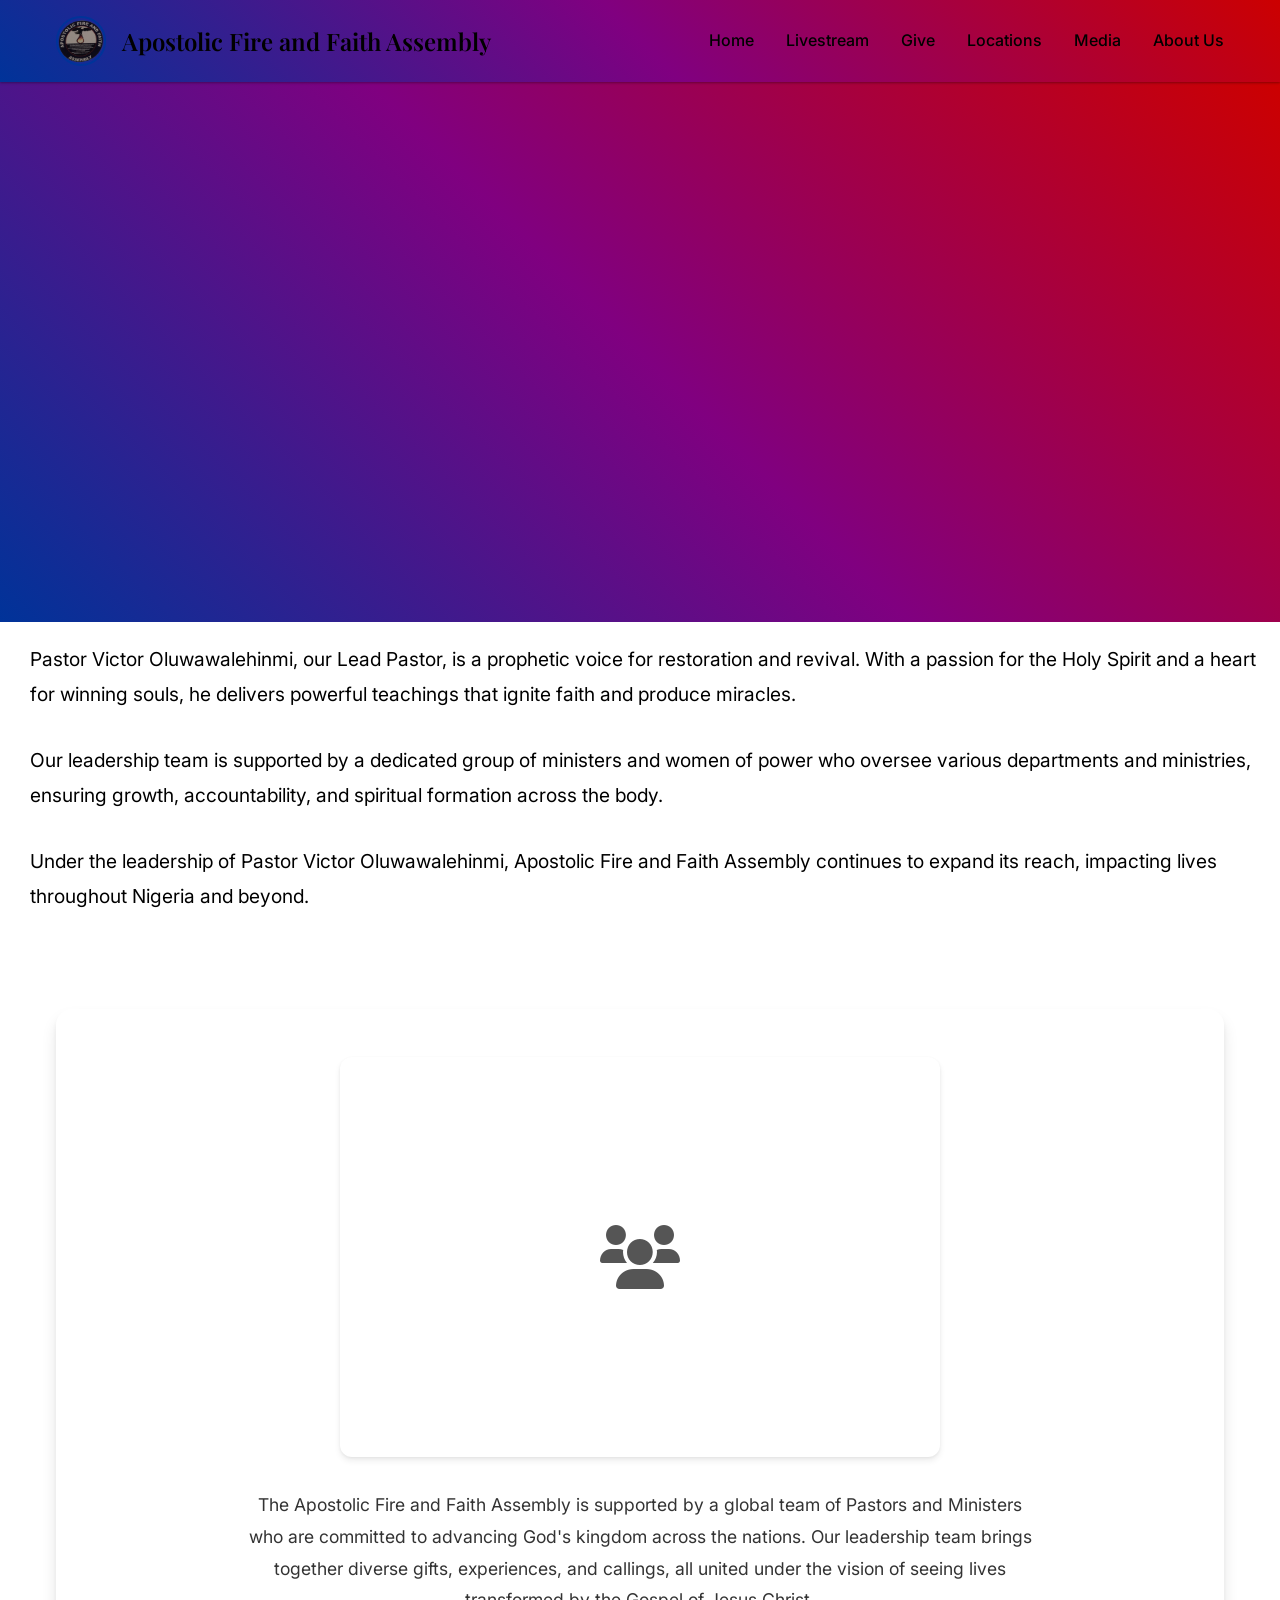
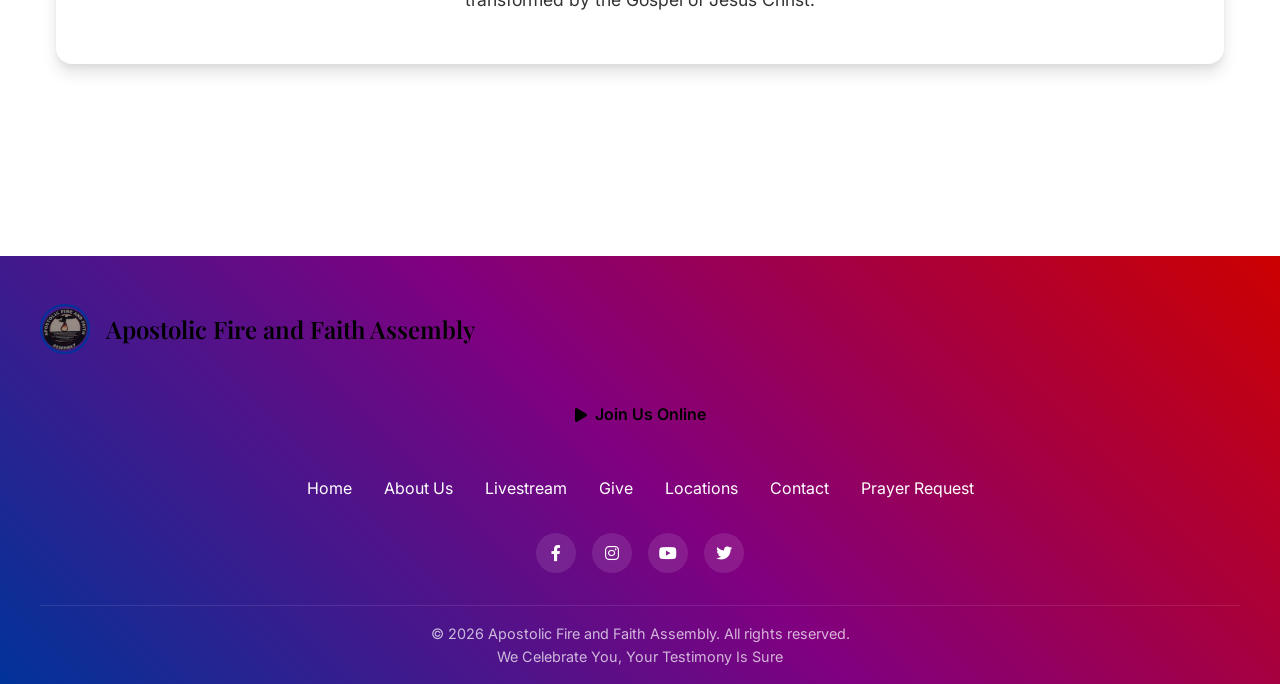
<file: our-leadership.html>
﻿<!DOCTYPE html>
<html lang="en">
<head>
  <meta charset="UTF-8">
  <meta name="viewport" content="width=device-width, initial-scale=1.0">
  <!-- SEO Optimization -->
  <meta name="description" content="Our Leadership - Apostolic Fire and Faith Assembly. Meet Pastor Victor Oluwawalehinmi, our Lead Pastor.">
  <meta name="keywords" content="Apostolic Fire and Faith Assembly, leadership, Pastor Victor Oluwawalehinmi">
  <meta property="og:title" content="Our Leadership - Apostolic Fire and Faith Assembly">
  <meta property="og:description" content="Meet our Global Lead Pastors and the team leading Apostolic Fire and Faith Assembly worldwide.">
<meta property="og:image" content="Images/AFFA-LOGO.png">
  
  <title>Our Leadership - Apostolic Fire and Faith Assembly</title>
   <link rel="icon" href="Images/FMA-LOGO.png" type="image/png">
  
  <!-- Google Fonts -->
  <link href="https://fonts.googleapis.com/css2?family=Inter:wght@300;400;500;600;700&family=Playfair+Display:wght@400;500;600;700&display=swap" rel="stylesheet">
  
  <!-- Font Awesome for Icons -->
  <link rel="stylesheet" href="https://cdnjs.cloudflare.com/ajax/libs/font-awesome/6.0.0/css/all.min.css">
  
  <style>
    /* Modern CSS Variables */
    :root {
      /* ASABA palette */
      --primary-color: #003399;
      --accent-color: #800080;
      --action-color: #cc0000;
      --dark-blue: #002266;
      --text-dark: #000000;
      --text-light: #333333;
      --text-muted: #555555;
      --background-light: #ffffff;
      --background-white: #ffffff;
      --border-color: #e2e8f0;
      --shadow-sm: 0 1px 3px rgba(0,0,0,0.12), 0 1px 2px rgba(0,0,0,0.24);
      --shadow-md: 0 4px 6px rgba(0,0,0,0.07), 0 1px 3px rgba(0,0,0,0.06);
      --shadow-lg: 0 10px 15px rgba(0,0,0,0.1), 0 4px 6px rgba(0,0,0,0.05);
      --shadow-xl: 0 20px 25px rgba(0,0,0,0.1), 0 10px 10px rgba(0,0,0,0.04);
      --border-radius: 8px;
      --border-radius-lg: 12px;
      --border-radius-xl: 16px;
      --transition: all 0.3s cubic-bezier(0.4, 0, 0.2, 1);
      --font-primary: 'Inter', sans-serif;
      --font-display: 'Playfair Display', serif;
    }

    /* Reset and Base Styles */
* {
      margin: 0;
      padding: 0;
      box-sizing: border-box;
    }

    body {
      font-family: var(--font-primary);
      line-height: 1.6;
      color: var(--text-dark);
      background-color: var(--background-light);
      overflow-x: hidden;
    }

    /* Navigation Bar - White Background */
    .nav-bar {
      background: var(--background-white);
      padding: 1rem 0;
   box-shadow: var(--shadow-sm);
      position: relative;
      z-index: 100;
    }

    .nav-content {
      max-width: 1200px;
      margin: 0 auto;
      display: flex;
      justify-content: space-between;
      align-items: center;
      padding: 0 1rem;
    }

    .logo-section {
      display: flex;
      align-items: center;
      gap: 1rem;
    }

    .logo {
      width: 50px;
      height: 50px;
      border-radius: 50%;
      border: 2px solid var(--primary-color);
    }

    .church-name {
      font-family: var(--font-display);
      font-size: 1.5rem;
      font-weight: 600;
      color: var(--text-dark);
    }

    .nav-links {
      display: flex;
      gap: 2rem;
      list-style: none;
    }

    .nav-links a {
      color: var(--text-dark);
      text-decoration: none;
      font-weight: 500;
      transition: var(--transition);
      position: relative;
    }

    .nav-links a:hover {
      color: var(--primary-color);
    }

    .nav-links a::after {
      content: '';
      position: absolute;
      bottom: -5px;
      left: 0;
      width: 0;
      height: 2px;
      background: var(--primary-color);
      transition: var(--transition);
    }

    .nav-links a:hover::after {
      width: 100%;
    }

    .mobile-menu-btn {
      display: none;
      background: none;
      border: none;
      color: var(--text-dark);
      font-size: 1.5rem;
      cursor: pointer;
    }

    /* Header with Pastor Image Background */
    .header {
      background: linear-gradient(rgba(0,0,0,0.4), rgba(0,0,0,0.4)), url('Images/pastors-bg.jpg') center/cover;
      color: white;
      position: relative;
      overflow: hidden;
      min-height: 60vh;
      display: flex;
      align-items: center;
      justify-content: center;
    }

    .header-content {
      text-align: center;
      max-width: 800px;
      padding: 2rem 1rem;
    }

    .hero-title {
      font-family: var(--font-display);
      font-size: clamp(2.5rem, 5vw, 4rem);
      font-weight: 700;
      margin-bottom: 2rem;
      background: linear-gradient(45deg, white, var(--secondary-color));
      -webkit-background-clip: text;
      -webkit-text-fill-color: transparent;
      background-clip: text;
    }

    .hero-description {
      font-size: 1.2rem;
      line-height: 1.8;
      opacity: 0.9;
      margin-bottom: 2rem;
    }
.hero-description {
  margin-top: 20px;     /* Shifts down */
  margin-left: 30px;    /* Shifts from left edge */
}

    /* Main Content */
    .main-content {
      max-width: 1200px;
      margin: 0 auto;
      padding: 4rem 1rem;
    }

    /* Pastors Image Section */
    .pastors-image-section {
      background: var(--background-white);
      border-radius: var(--border-radius-xl);
      padding: 3rem 2rem;
      box-shadow: var(--shadow-lg);
      margin-bottom: 4rem;
      text-align: center;
    }

    .pastors-image {
      width: 100%;
      max-width: 600px;
      height: 400px;
      background: var(--background-light);
      border-radius: var(--border-radius-lg);
      margin: 0 auto 2rem auto;
      display: flex;
      align-items: center;
      justify-content: center;
      color: var(--text-muted);
      font-size: 4rem;
      box-shadow: var(--shadow-md);
    }

    .team-description {
      color: var(--text-light);
      font-size: 1.1rem;
      line-height: 1.8;
      max-width: 800px;
      margin: 0 auto;
    }

    /* Footer */
    .footer {
      background: var(--dark-blue);
      color: white;
      padding: 3rem 1rem 1rem;
      margin-top: 4rem;
    }

    .footer-content {
      max-width: 1200px;
      margin: 0 auto;
      text-align: center;
    }

    .footer-logo {
      margin-bottom: 2rem;
    }

    .join-online-btn {
      display: inline-flex;
      align-items: center;
      gap: 0.5rem;
      background: var(--secondary-color);
      color: var(--text-dark);
      padding: 1rem 2rem;
      border-radius: var(--border-radius-lg);
      text-decoration: none;
      font-weight: 600;
      transition: var(--transition);
      margin-bottom: 2rem;
    }

    .join-online-btn:hover {
      transform: translateY(-2px);
      box-shadow: var(--shadow-lg);
    }

    .footer-nav {
      display: flex;
      justify-content: center;
      gap: 2rem;
      margin-bottom: 2rem;
      flex-wrap: wrap;
    }

    .footer-nav a {
      color: white;
      text-decoration: none;
      transition: var(--transition);
    }

    .footer-nav a:hover {
      color: var(--secondary-color);
    }

    .social-icons {
      display: flex;
      justify-content: center;
      gap: 1rem;
      margin-bottom: 2rem;
    }

    .social-icon {
      width: 40px;
      height: 40px;
      background: rgba(255,255,255,0.1);
      border-radius: 50%;
      display: flex;
      align-items: center;
      justify-content: center;
      color: white;
      text-decoration: none;
      transition: var(--transition);
    }

    .social-icon:hover {
      background: var(--secondary-color);
      color: var(--text-dark);
      transform: translateY(-2px);
    }

    .footer-bottom {
      border-top: 1px solid rgba(255,255,255,0.1);
      padding-top: 1rem;
      color: rgba(255,255,255,0.7);
      font-size: 0.9rem;
    }

    /* Responsive Design */
   @media (max-width: 768px) {
      .nav-links {
        display: none;
        position: absolute;
        top: 100%;
        right: 1rem;
        background: var(--background-white);
        flex-direction: column;
        gap: 1rem;
        padding: 1rem;
        border-radius: var(--border-radius);
        box-shadow: var(--shadow-md);
        z-index: 1000;
      }

      .nav-links.active {
        display: flex;
      }

      .mobile-menu-btn {
        display: block;
      }

      .footer-nav {
        flex-direction: column;
        gap: 1rem;
      }
    }

    /* Animation Classes */
    .fade-in {
      opacity: 0;
      transform: translateY(20px);
      animation: fadeInUp 0.6s ease forwards;
    }

    .fade-in.delay-1 { animation-delay: 0.1s; }
    .fade-in.delay-2 { animation-delay: 0.2s; }
    .fade-in.delay-3 { animation-delay: 0.3s; }

    @keyframes fadeInUp {
      to {
        opacity: 1;
        transform: translateY(0);
      }
    }
    /* Hide old dropdown on mobile */
@media (max-width: 768px) {
  .nav-links { display: none !important; }
}

/* Overlay container */
.menu-overlay {
  position: fixed;
  top: 0; left: 0;
  width: 100%; height: 100%;
  background: rgba(1, 20, 31, 0.97);
  display: flex;
  flex-direction: column;
  justify-content: center;
  align-items: center;
  opacity: 0;
  pointer-events: none;
  transition: opacity 0.4s ease;
  z-index: 2000;
}

.menu-overlay.active {
  opacity: 1;
  pointer-events: auto;
}

/* Overlay header */
.menu-overlay header {
  position: absolute;
  top: 20px;
  left: 20px;
  display: flex;
  align-items: center;
  gap: 0.75rem;
  color: #fff;
}

.menu-overlay header img {
  height: 40px;
}

.menu-overlay header h2 {
  font-size: 1.2rem;
  margin: 0;
}

.menu-overlay header button {
  position: absolute;
  top: 10px;
  right: -40px;  /* shifted further right */
  background: none;
  border: none;
  font-size: 2.5rem;
  cursor: pointer;
  color: #fff;
}

/* Overlay nav links */
.menu-overlay nav {
  display: flex;
  flex-direction: column;
  gap: 2.2rem;   /* space out links */
  margin-top: 3rem;
  text-align: center;
}

.menu-overlay nav a {
  font-size: 2rem;
  font-weight: bold;
  text-decoration: none;
  color: #fff;
  opacity: 0;
  transform: translateY(20px);
  transition: opacity 0.4s ease, transform 0.4s ease;
}

.menu-overlay.active nav a {
  opacity: 1;
  transform: translateY(0);
}

/* Animate links one after the other */
.menu-overlay.active nav a:nth-child(1) { transition-delay: 0.1s; }
.menu-overlay.active nav a:nth-child(2) { transition-delay: 0.2s; }
.menu-overlay.active nav a:nth-child(3) { transition-delay: 0.3s; }
.menu-overlay.active nav a:nth-child(4) { transition-delay: 0.4s; }
.menu-overlay.active nav a:nth-child(5) { transition-delay: 0.5s; }
.menu-overlay.active nav a:nth-child(6) { transition-delay: 0.6s; }

      /* override backgrounds */
    header, .nav-bar, .header { background: linear-gradient(45deg,#003399,#800080,#cc0000) !important; color: #fff; }
    footer, .footer { background: linear-gradient(45deg,#003399,#800080,#cc0000) !important; color: #fff; }

</style>
</head>
<body>
  <!-- Navigation Bar -->
  <nav class="nav-bar">
    <div class="nav-content">
      <div class="logo-section">
        <img src="Images/AFFA-LOGO.png" alt="Apostolic Fire and Faith Assembly Logo" class="logo">
        <div class="church-name">Apostolic Fire and Faith Assembly</div>
      </div>
      
      <ul class="nav-links" id="navLinks">
        <li><a href="index.html">Home</a></li>
        <li><a href="livestream.html">Livestream</a></li>
        <li><a href="give.html5">Give</a></li>
        <li><a href="expression.html">Locations</a></li>
        <li><a href="#">Media</a></li>
        <li><a href="about-us.html">About Us</a></li>
      </ul>
      
      <button class="mobile-menu-btn" onclick="toggleMenu()">
  <i class="fas fa-bars"></i>
</button>

    </div>
  </nav>
<!-- Fullscreen Mobile Menu Overlay -->
<div class="menu-overlay" id="menuOverlay">
  <header>
    <img src="Images/AFFA-LOGO.png" alt="Apostolic Fire and Faith Assembly Logo">
    <h2>Apostolic Fire and Faith Assembly</h2>
    <button onclick="toggleMenu()">âœ–</button>
  </header>
  <nav>
    <a href="index.html">Home</a>
    <a href="livestream.html">Livestream</a>
    <a href="give.html">Give</a>
    <a href="expression.html">Locations</a>
    <a href="#">Media</a>
    <a href="about-us.html">About Us</a>
  </nav>
</div>

  <!-- Header -->
  <header class="header">
    <div class="header-content">
      <h1 class="hero-title fade-in">Meet Our Leadership</h1>
    </div>
  </header>
  <p class="hero-description fade-in delay-1">
   Pastor Victor Oluwawalehinmi, our Lead Pastor, is a prophetic voice for restoration and revival. With a passion for the Holy Spirit and a heart for winning souls, he delivers powerful teachings that ignite faith and produce miracles.
  </p>
  <p class="hero-description fade-in delay-2">
  Our leadership team is supported by a dedicated group of ministers and women of power who oversee various departments and ministries, ensuring growth, accountability, and spiritual formation across the body.
  </p>
   <p class="hero-description fade-in delay-3">
  Under the leadership of Pastor Victor Oluwawalehinmi, Apostolic Fire and Faith Assembly continues to expand its reach, impacting lives throughout Nigeria and beyond.
  </p>


  <!-- Main Content -->
  <main class="main-content">
    <!-- Pastors Image Section -->
    <section class="pastors-image-section fade-in">
      <div class="pastors-image">
        <i class="fas fa-users"></i>
        <!-- Pastor image will be added here -->
      </div>
      <p class="team-description">
        The Apostolic Fire and Faith Assembly is supported by a global team of Pastors and Ministers who are committed to advancing God's kingdom across the nations. Our leadership team brings together diverse gifts, experiences, and callings, all united under the vision of seeing lives transformed by the Gospel of Jesus Christ.
      </p>
    </section>
  </main>

  <!-- Footer -->
  <footer class="footer">
    <div class="footer-content">
      <div class="footer-logo">
        <div class="logo-section">
          <img src="Images/AFFA-LOGO.png" alt="Apostolic Fire and Faith Assembly Logo" class="logo">
          <div class="church-name">Apostolic Fire and Faith Assembly</div>
        </div>
      </div>

      <a href="#" target="_blank" class="join-online-btn">
        <i class="fas fa-play"></i>
        Join Us Online
      </a>

      <nav class="footer-nav">
        <a href="index.html">Home</a>
        <a href="about-us.html">About Us</a>
        <a href="livestream.html">Livestream</a>
        <a href="give.html">Give</a>
        <a href="expression.html">Locations</a>
        <a href="get-connected.html">Contact</a>
        <a href="get-connected.html?tab=prayer">Prayer Request</a>
      </nav>

      <div class="social-icons">
        <a href="https://facebook.com" target="_blank" class="social-icon">
          <i class="fab fa-facebook-f"></i>
        </a>
        <a href="https://instagram.com" target="_blank" class="social-icon">
          <i class="fab fa-instagram"></i>
        </a>
        <a href="https://youtube.com" target="_blank" class="social-icon">
          <i class="fab fa-youtube"></i>
        </a>
        <a href="https://twitter.com" target="_blank" class="social-icon">
          <i class="fab fa-twitter"></i>
        </a>
      </div>

      <div class="footer-bottom">
        <p>&copy; 2026 Apostolic Fire and Faith Assembly. All rights reserved.</p>
        <p>We Celebrate You, Your Testimony Is Sure</p>
      </div>
    </div>
  </footer>

  <script>
    // Mobile Menu Toggle
    // Toggle fullscreen overlay
function toggleMenu() {
  document.getElementById('menuOverlay').classList.toggle('active');
}

// Close overlay when clicking a link
document.querySelectorAll('#menuOverlay nav a').forEach(link => {
  link.addEventListener('click', () => {
    document.getElementById('menuOverlay').classList.remove('active');
  });
});


    // Intersection Observer for animations
    const observerOptions = {
      threshold: 0.1,
      rootMargin: '0px 0px -50px 0px'
    };

    const observer = new IntersectionObserver((entries) => {
      entries.forEach(entry => {
        if (entry.isIntersecting) {
          entry.target.style.opacity = '1';
          entry.target.style.transform = 'translateY(0)';
        }
      });
    }, observerOptions);

    // Observe all fade-in elements
    document.addEventListener('DOMContentLoaded', () => {
      const fadeElements = document.querySelectorAll('.fade-in');
      fadeElements.forEach(el => {
        observer.observe(el);
      });
    });

    console.log('ðŸ™ Apostolic Fire and Faith Assembly - Our Leadership page loaded successfully!');
  </script>
</body>
</html>
</file>
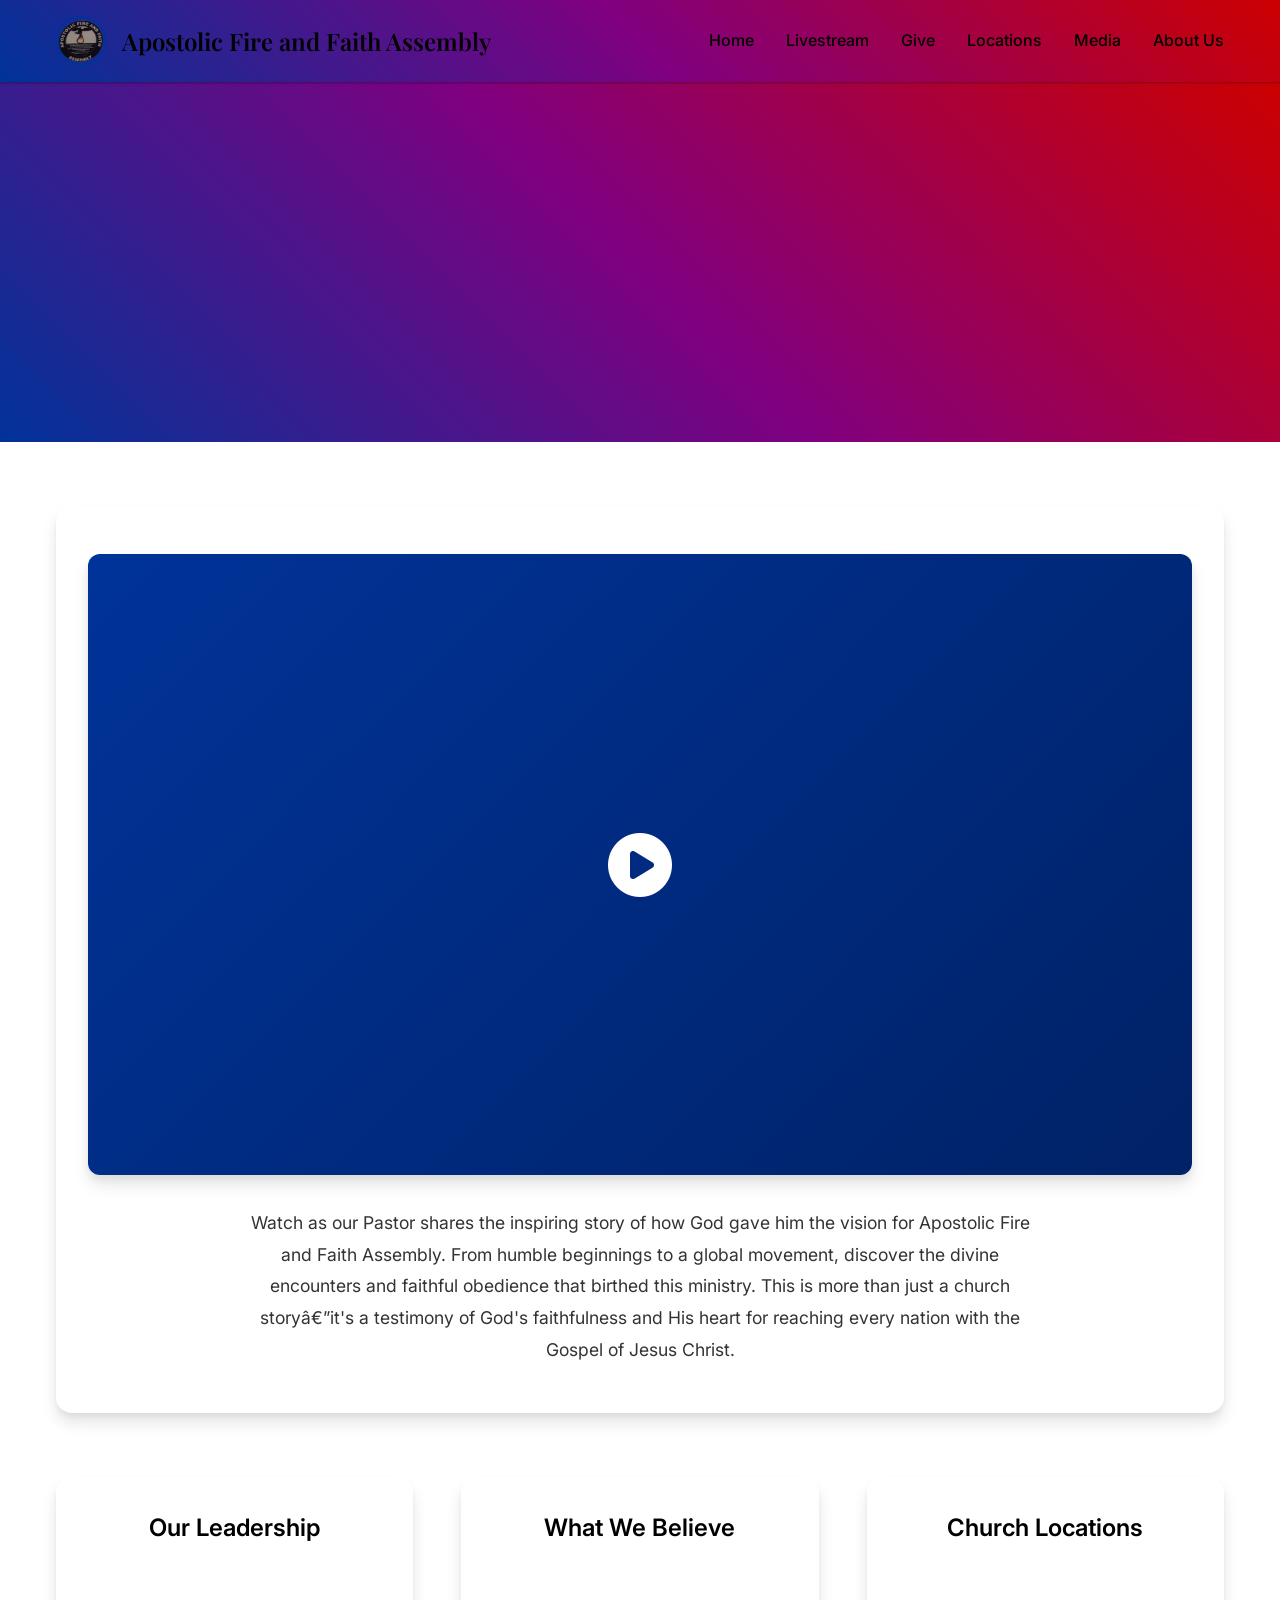
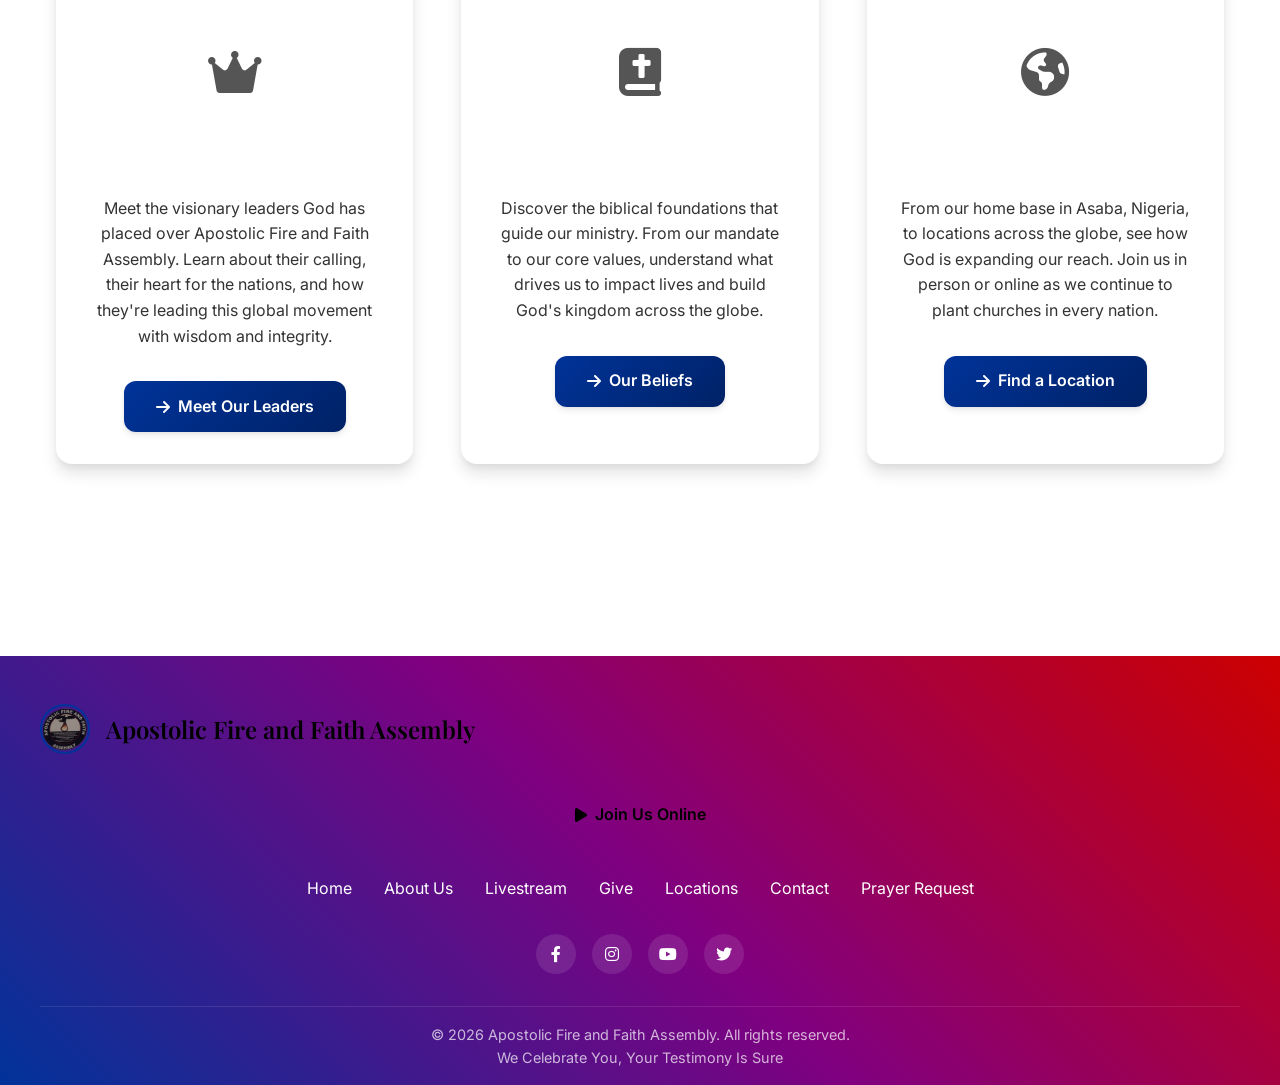
<file: our-story.html>
﻿<!DOCTYPE html>
<html lang="en">
<head>
  <meta charset="UTF-8">
  <meta name="viewport" content="width=device-width, initial-scale=1.0">
  <!-- SEO Optimization -->
  <meta name="description" content="Our Story - Apostolic Fire and Faith Assembly. Learn about our founding, vision, and journey since 2010.">  
  <meta name="keywords" content="Apostolic Fire and Faith Assembly, our story, church history, Pastor Victor Oluwawalehinmi, founding, 2021">
  <meta property="og:title" content="Our Story - Apostolic Fire and Faith Assembly">
  <meta property="og:description" content="Discover the inspiring story of Apostolic Fire and Faith Assembly and our journey of faith.">
  <meta property="og:image" content="Images/AFFA-LOGO.png">
  
  <title>Our Story - Apostolic Fire and Faith Assembly</title>
  <link rel="icon" href="Images/FMA-LOGO.png" type="image/png">
  <!-- Google Fonts -->
  <link href="https://fonts.googleapis.com/css2?family=Inter:wght@300;400;500;600;700&family=Playfair+Display:wght@400;500;600;700&display=swap" rel="stylesheet">
  
  <!-- Font Awesome for Icons -->
  <link rel="stylesheet" href="https://cdnjs.cloudflare.com/ajax/libs/font-awesome/6.0.0/css/all.min.css">
  
  <style>
    /* Modern CSS Variables */  
 :root {
      /* updated ASABA color scheme */
      --primary-color: #003399; /* blue */
      --accent-color: #800080; /* purple */
      --action-color: #cc0000; /* red */
      --dark-blue: #002266; 
      --text-dark: #000000;
      --text-light: #333333;
      --text-muted: #555555;
      --background-light: #ffffff;
      --background-white: #ffffff;
      --border-color: #e2e8f0;
      --shadow-sm: 0 1px 3px rgba(0,0,0,0.12), 0 1px 2px rgba(0,0,0,0.24);
      --shadow-md: 0 4px 6px rgba(0,0,0,0.07), 0 1px 3px rgba(0,0,0,0.06);
      --shadow-lg: 0 10px 15px rgba(0,0,0,0.1), 0 4px 6px rgba(0,0,0,0.05);
      --shadow-xl: 0 20px 25px rgba(0,0,0,0.1), 0 10px 10px rgba(0,0,0,0.04);
      --border-radius: 8px;
      --border-radius-lg: 12px;
      --border-radius-xl: 16px;
      --transition: all 0.3s cubic-bezier(0.4, 0, 0.2, 1); 
  --font-primary: 'Inter', sans-serif;
      --font-display: 'Playfair Display', serif;
    }

    /* Reset and Base Styles */
    * {
      margin: 0;
      padding: 0;
      box-sizing: border-box;
    }

    body {
      font-family: var(--font-primary);
      line-height: 1.6;
      color: var(--text-dark);
      background-color: var(--background-light);
      overflow-x: hidden;
    }

    /* Navigation Bar - White Background */
  .nav-bar {
      background: var(--background-white);
      padding: 1rem 0;
      box-shadow: var(--shadow-sm);
      position: relative;
      z-index: 100;
    }

    .nav-content {
      max-width: 1200px;
      margin: 0 auto;
      display: flex;
      justify-content: space-between;
      align-items: center;
      padding: 0 1rem;
    }

    .logo-section {
      display: flex;     
   align-items: center;
      gap: 1rem;
    }

    .logo {
      width: 50px;
      height: 50px;
      border-radius: 50%;
      border: 2px solid var(--primary-color);
    }

    .church-name {
      font-family: var(--font-display);
      font-size: 1.5rem;
      font-weight: 600;
      color: var(--text-dark);
    }

    .nav-links {      
       display: flex;
      gap: 2rem;
      list-style: none;
    }

    .nav-links a {
      color: var(--text-dark);
      text-decoration: none;
      font-weight: 500;
      transition: var(--transition);
      position: relative;
    }

    .nav-links a:hover {
      color: var(--primary-color);
    }

    .nav-links a::after {
      content: '';
      position: absolute;     
  bottom: -5px;
      left: 0;
      width: 0;
      height: 2px;
      background: var(--primary-color);
      transition: var(--transition);
    }

    .nav-links a:hover::after {
      width: 100%;
    }

    .mobile-menu-btn {
      display: none;
      background: none;
      border: none;
      color: var(--text-dark);
      font-size: 1.5rem;
      cursor: pointer;
    }      
/* Header - Smaller Height */
    .header {
      background: linear-gradient(rgba(0,0,0,0.4), rgba(0,0,0,0.4)), url('Images/IMG-20250818-WA0067.jpg') center/cover;
      color: white;
      position: relative;
      overflow: hidden;
      min-height: 40vh;
      display: flex;
      align-items: center;
      justify-content: center;
    }

    .header-content {
      text-align: center;
      max-width: 800px;
      padding: 2rem 1rem;
    }      
.hero-title {
      font-family: var(--font-display);
      font-size: clamp(2.5rem, 5vw, 4rem);
      font-weight: 700;
      margin-bottom: 1rem;
      background: linear-gradient(45deg, white, var(--secondary-color));
      -webkit-background-clip: text;
      -webkit-text-fill-color: transparent;
      background-clip: text;
    }

    /* Main Content */
    .main-content {      
     max-width: 1200px;
      margin: 0 auto;
      padding: 4rem 1rem;
    }

    /* Video Section */
    .video-section {
      background: var(--background-white);
      border-radius: var(--border-radius-xl);
      padding: 3rem 2rem;
      box-shadow: var(--shadow-lg);
      margin-bottom: 4rem;
      text-align: center;
    }

    .video-container {
      position: relative;
      width: 100%;
      height: 0;      
      padding-bottom: 56.25%; /* 16:9 aspect ratio */
      margin-bottom: 2rem;
      border-radius: var(--border-radius-lg);
      overflow: hidden;
      box-shadow: var(--shadow-lg);
    }

    .video-placeholder {
      position: absolute;
      top: 0;
      left: 0;
      width: 100%;
      height: 100%;
      background: linear-gradient(135deg, var(--primary-color), var(--dark-blue));
      display: flex;
      align-items: center;
      justify-content: center;
      color: white;
      font-size: 4rem;
    }
.story-description {
      color: var(--text-light);
      font-size: 1.1rem;
      line-height: 1.8;
      max-width: 800px;
      margin: 0 auto;
    }

    /* Cards Section */
    .cards-section {
      margin-bottom: 4rem;
    }

    .cards-grid {
      display: grid;
      grid-template-columns: repeat(auto-fit, minmax(350px, 1fr));
      gap: 3rem;
    }
 .info-card {
      background: var(--background-white);
      border-radius: var(--border-radius-xl);
      padding: 2rem;
      box-shadow: var(--shadow-lg);
      transition: var(--transition);
      text-align: center;
    }

    .info-card:hover {
      transform: translateY(-5px);
      box-shadow: var(--shadow-xl);
    }

    .card-title {
      font-size: 1.5rem;
      font-weight: 600;
      color: var(--text-dark);
      margin-bottom: 1.5rem;
    }
    .card-image {
      width: 100%;
      height: 200px;
      background: var(--background-light);
      border-radius: var(--border-radius-lg);
      margin-bottom: 1.5rem;
      display: flex;
      align-items: center;
      justify-content: center;
      color: var(--text-muted);
      font-size: 3rem;
    }

    .card-description {
      color: var(--text-light);
      line-height: 1.6;
      margin-bottom: 2rem;
    }
    .learn-more-btn {
      display: inline-flex;
      align-items: center;
      gap: 0.5rem;
      background: linear-gradient(135deg, var(--primary-color), var(--dark-blue));
      color: white;
      padding: 0.8rem 2rem;
      border-radius: var(--border-radius-lg);
      text-decoration: none;
      font-weight: 600;
      transition: var(--transition);
      box-shadow: var(--shadow-md);
    }

    .learn-more-btn:hover {
      transform: translateY(-2px);
      box-shadow: var(--shadow-lg);
    }
   /* Footer */
    .footer {
      background: var(--dark-blue);
      color: white;
      padding: 3rem 1rem 1rem;
      margin-top: 4rem;
    }

    .footer-content {
      max-width: 1200px;
      margin: 0 auto;
      text-align: center;
    }

    .footer-logo {
      margin-bottom: 2rem;
    }
 .join-online-btn {
      display: inline-flex;
      align-items: center;
      gap: 0.5rem;
      background: var(--secondary-color);
      color: var(--text-dark);
      padding: 1rem 2rem;
      border-radius: var(--border-radius-lg);
      text-decoration: none;
      font-weight: 600;
      transition: var(--transition);
      margin-bottom: 2rem;
    }

    .join-online-btn:hover {
      transform: translateY(-2px);
      box-shadow: var(--shadow-lg);
    }
    .footer-nav {
      display: flex;
      justify-content: center;
      gap: 2rem;
      margin-bottom: 2rem;
      flex-wrap: wrap;
    }

    .footer-nav a {
      color: white;
      text-decoration: none;
      transition: var(--transition);
    }

    .footer-nav a:hover {
      color: var(--secondary-color);
    }
  .social-icons {
      display: flex;
      justify-content: center;
      gap: 1rem;
      margin-bottom: 2rem;
    }

    .social-icon {
      width: 40px;
      height: 40px;
      background: rgba(255,255,255,0.1);
      border-radius: 50%;
      display: flex;
      align-items: center;
      justify-content: center;
      color: white;
      text-decoration: none;
      transition: var(--transition);
    }
 .social-icon:hover {
      background: var(--secondary-color);
      color: var(--text-dark);
      transform: translateY(-2px);
    }

    .footer-bottom {
      border-top: 1px solid rgba(255,255,255,0.1);
      padding-top: 1rem;
      color: rgba(255,255,255,0.7);
      font-size: 0.9rem;
    }

    /* Responsive Design */
     @media (max-width: 768px) {
      .nav-links {
        display: none;
        position: absolute;
        top: 100%;
        right: 1rem;
        background: var(--background-white);
        flex-direction: column;
        gap: 1rem;
        padding: 1rem;
        border-radius: var(--border-radius);
        box-shadow: var(--shadow-md);
        z-index: 1000;
      }

      .nav-links.active {
        display: flex;
      }

   .mobile-menu-btn {
        display: block;
      }

      .cards-grid {
        grid-template-columns: 1fr;
      }

      .footer-nav {
        flex-direction: column;
        gap: 1rem;
      }
    }

    /* Animation Classes */
    .fade-in {
      opacity: 0;
      transform: translateY(20px);
      animation: fadeInUp 0.6s ease forwards;
    }

    .fade-in.delay-1 { animation-delay: 0.1s; }
    .fade-in.delay-2 { animation-delay: 0.2s; }
    .fade-in.delay-3 { animation-delay: 0.3s; }

    @keyframes fadeInUp {
      to {
        opacity: 1;
        transform: translateY(0);
      }
    }
    /* Hide default dropdown */
@media (max-width: 768px) {
  .nav-links {
    display: none !important;
  }
}

/* Fullscreen Overlay Menu */
.menu-overlay {
  position: fixed;
  top: 0; left: 0;
  width: 100%; height: 100%;
  background: rgba(1, 20, 31, 0.97);
  display: flex;
  flex-direction: column;
  justify-content: center;
  align-items: center;
  opacity: 0;
  pointer-events: none;
  transition: opacity 0.4s ease;
  z-index: 2000;
}

.menu-overlay.active {
  opacity: 1;
  pointer-events: auto;
}

/* Overlay header */
.menu-overlay header {
  position: absolute;
  top: 20px;
  left: 20px;
  display: flex;
  align-items: center;
  gap: 0.75rem;
  color: #fff;
}

.menu-overlay header img {
  height: 40px;
}

.menu-overlay header h2 {
  font-size: 1.2rem;
  margin: 0;
}

.menu-overlay header button {
  position: absolute;
  top: 10px;
  right: -40px;   /* shifted more right */
  background: none;
  border: none;
  font-size: 2.5rem;
  cursor: pointer;
  color: #fff;
}

/* Overlay nav links */
.menu-overlay nav {
  display: flex;
  flex-direction: column;
  gap: 2.2rem;   /* extra spacing */
  margin-top: 3rem;
  text-align: center;
}

.menu-overlay nav a {
  font-size: 2rem;
  font-weight: bold;
  text-decoration: none;
  color: #fff;
  opacity: 0;
  transform: translateY(20px);
  transition: opacity 0.4s ease, transform 0.4s ease;
}

.menu-overlay.active nav a {
  opacity: 1;
  transform: translateY(0);
}

.menu-overlay.active nav a:nth-child(1) { transition-delay: 0.1s; }
.menu-overlay.active nav a:nth-child(2) { transition-delay: 0.2s; }
.menu-overlay.active nav a:nth-child(3) { transition-delay: 0.3s; }
.menu-overlay.active nav a:nth-child(4) { transition-delay: 0.4s; }
.menu-overlay.active nav a:nth-child(5) { transition-delay: 0.5s; }
.menu-overlay.active nav a:nth-child(6) { transition-delay: 0.6s; }

      /* override backgrounds */
    header, .nav-bar, .header { background: linear-gradient(45deg,#003399,#800080,#cc0000) !important; color: #fff; }
    footer, .footer { background: linear-gradient(45deg,#003399,#800080,#cc0000) !important; color: #fff; }

</style>
</head>
<body>
  <!-- Navigation Bar -->
  <nav class="nav-bar">
    <div class="nav-content">
      <div class="logo-section">
        <img src="Images/AFFA-LOGO.png" alt="Apostolic Fire and Faith Assembly Logo" class="logo">
<div class="church-name">Apostolic Fire and Faith Assembly</div>
      </div>
      
      <ul class="nav-links"id="navLinks"> 
        <li><a href="index.html">Home</a></li>
        <li><a href="livestream.html">Livestream</a></li>
        <li><a href="give.html">Give</a></li>
        <li><a href="expression.html">Locations</a></li>
        <li><a href="#">Media</a></li>
        <li><a href="about-us.html">About Us</a></li>
      </ul>
<button class="mobile-menu-btn" onclick="toggleMenu()">
  <i class="fas fa-bars"></i>
</button>

    </div>
  </nav>
<!-- Fullscreen Mobile Menu Overlay -->
<div class="menu-overlay" id="menuOverlay">
  <header>
    <img src="Images/AFFA-LOGO.png" alt="Apostolic Fire and Faith Assembly Logo">
    <h2>Apostolic Fire and Faith Assembly</h2>
    <button onclick="toggleMenu()">âœ–</button>
  </header>
  <nav>
    <a href="index.html">Home</a>
    <a href="livestream.html">Livestream</a>
    <a href="give.html">Give</a>
    <a href="expression.html">Locations</a>
    <a href="#">Media</a>
    <a href="about-us.html">About Us</a>
  </nav>
</div>

  <!-- Header -->
  <header class="header">
    <div class="header-content">
      <h1 class="hero-title fade-in">Our Story</h1>
    </div>
  </header>

  <!-- Main Content -->
  <main class="main-content">
    <!-- Video Section -->
    <section class="video-section fade-in">
      <div class="video-container">
        <div class="video-placeholder">
          <i class="fas fa-play-circle"></i>
        </div>
        <!-- YouTube video will be embedded here -->
        <!-- <iframe src="YOUR_YOUTUBE_VIDEO_URL" frameborder="0" allowfullscreen></iframe> -->
      </div>
      <p class="story-description">
        Watch as our Pastor shares the inspiring story of how God gave him the vision for Apostolic Fire and Faith Assembly.
        From humble beginnings to a global movement, discover the divine encounters and faithful obedience that birthed
        this ministry. This is more than just a church storyâ€”it's a testimony of God's faithfulness and His heart for
        reaching every nation with the Gospel of Jesus Christ.
      </p>
    </section>

    <!-- Cards Section -->
    <section class="cards-section">
      <div class="cards-grid">
        <!-- Our Leadership Card -->
        <div class="info-card fade-in">
          <h3 class="card-title">Our Leadership</h3>
          <div class="card-image">
            <i class="fas fa-crown"></i>
          </div>
          <p class="card-description">
            Meet the visionary leaders God has placed over Apostolic Fire and Faith Assembly. Learn about their calling,
            their heart for the nations, and how they're leading this global movement with wisdom and integrity.
          </p>
          <a href="our-leadership.html" class="learn-more-btn">
            <i class="fas fa-arrow-right"></i>
            Meet Our Leaders
          </a>
        </div>

        <!-- What We Believe Card -->
        <div class="info-card fade-in delay-1">
          <h3 class="card-title">What We Believe</h3>
          <div class="card-image">
            <i class="fas fa-bible"></i>
          </div>
          <p class="card-description">
            Discover the biblical foundations that guide our ministry. From our mandate to our core values,
            understand what drives us to impact lives and build God's kingdom across the globe.
          </p>
          <a href="what-we-belive.html" class="learn-more-btn">
            <i class="fas fa-arrow-right"></i>
            Our Beliefs
          </a>
        </div>

        <!-- Church Locations Card -->
        <div class="info-card fade-in delay-2">
          <h3 class="card-title">Church Locations</h3>
          <div class="card-image">
            <i class="fas fa-globe-americas"></i>
          </div>
          <p class="card-description">
            From our home base in Asaba, Nigeria, to locations across the globe, see how God is expanding
            our reach. Join us in person or online as we continue to plant churches in every nation.
          </p>
          <a href="expression.html" class="learn-more-btn">
            <i class="fas fa-arrow-right"></i>
            Find a Location
          </a>
        </div>
      </div>
    </section>
  </main>

  <!-- Footer -->
  <footer class="footer">
    <div class="footer-content">
      <div class="footer-logo">
        <div class="logo-section">
          <img src="Images/AFFA-LOGO.png" alt="Apostolic Fire and Faith Assembly Logo" class="logo">
          <div class="church-name">Apostolic Fire and Faith Assembly</div>
        </div>
      </div>

      <a href="#" target="_blank" class="join-online-btn">
        <i class="fas fa-play"></i>
        Join Us Online
      </a>

      <nav class="footer-nav">
        <a href="index.html">Home</a>
        <a href="about-us.html">About Us</a>
        <a href="livestream.html">Livestream</a>
        <a href="give.html">Give</a>
        <a href="expression.html">Locations</a>
        <a href="get-connected.html">Contact</a>
        <a href="get-connected.html?tab=prayer">Prayer Request</a>
      </nav>

      <div class="social-icons">
        <a href="https://facebook.com" target="_blank" class="social-icon">
          <i class="fab fa-facebook-f"></i>
        </a>
        <a href="https://instagram.com" target="_blank" class="social-icon">
          <i class="fab fa-instagram"></i>
        </a>
        <a href="https://youtube.com" target="_blank" class="social-icon">
          <i class="fab fa-youtube"></i>
        </a>
        <a href="https://twitter.com" target="_blank" class="social-icon">
          <i class="fab fa-twitter"></i>
        </a>
      </div>

      <div class="footer-bottom">
        <p>&copy; 2026 Apostolic Fire and Faith Assembly. All rights reserved.</p>
        <p>We Celebrate You, Your Testimony Is Sure</p>
      </div>
    </div>
  </footer>

  <script>
    // Mobile Menu Toggle
    // Toggle fullscreen overlay
function toggleMenu() {
  document.getElementById('menuOverlay').classList.toggle('active');
}

// Close overlay when clicking a link
document.querySelectorAll('#menuOverlay nav a').forEach(link => {
  link.addEventListener('click', () => {
    document.getElementById('menuOverlay').classList.remove('active');
  });
});


    // Intersection Observer for animations
    const observerOptions = {
      threshold: 0.1,
      rootMargin: '0px 0px -50px 0px'
    };

    const observer = new IntersectionObserver((entries) => {
      entries.forEach(entry => {
        if (entry.isIntersecting) {
          entry.target.style.opacity = '1';
          entry.target.style.transform = 'translateY(0)';
        }
      });
    }, observerOptions);

    // Observe all fade-in elements
    document.addEventListener('DOMContentLoaded', () => {
      const fadeElements = document.querySelectorAll('.fade-in');
      fadeElements.forEach(el => {
        observer.observe(el);
      });
    });

    console.log('ðŸ™ Apostolic Fire and Faith Assembly - Our Story page loaded successfully!');
  </script>
</body>
</html>
</file>
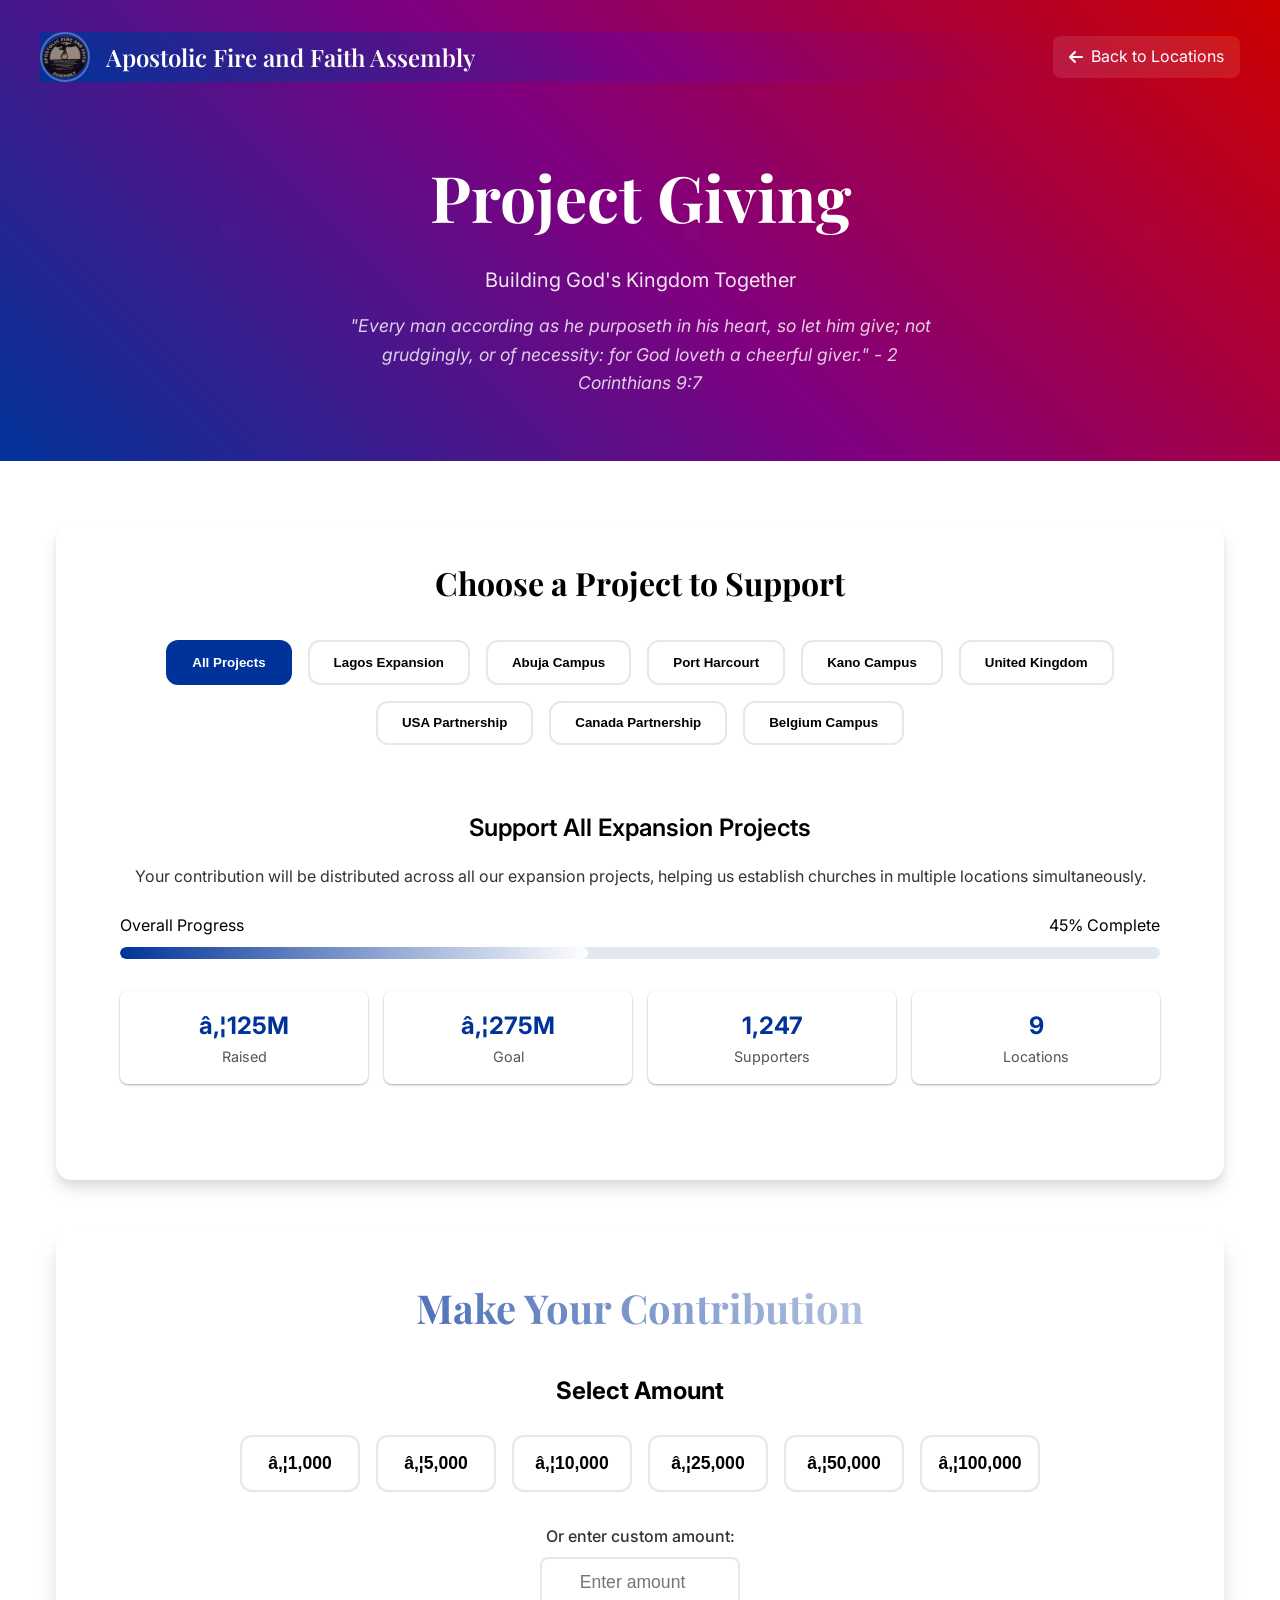
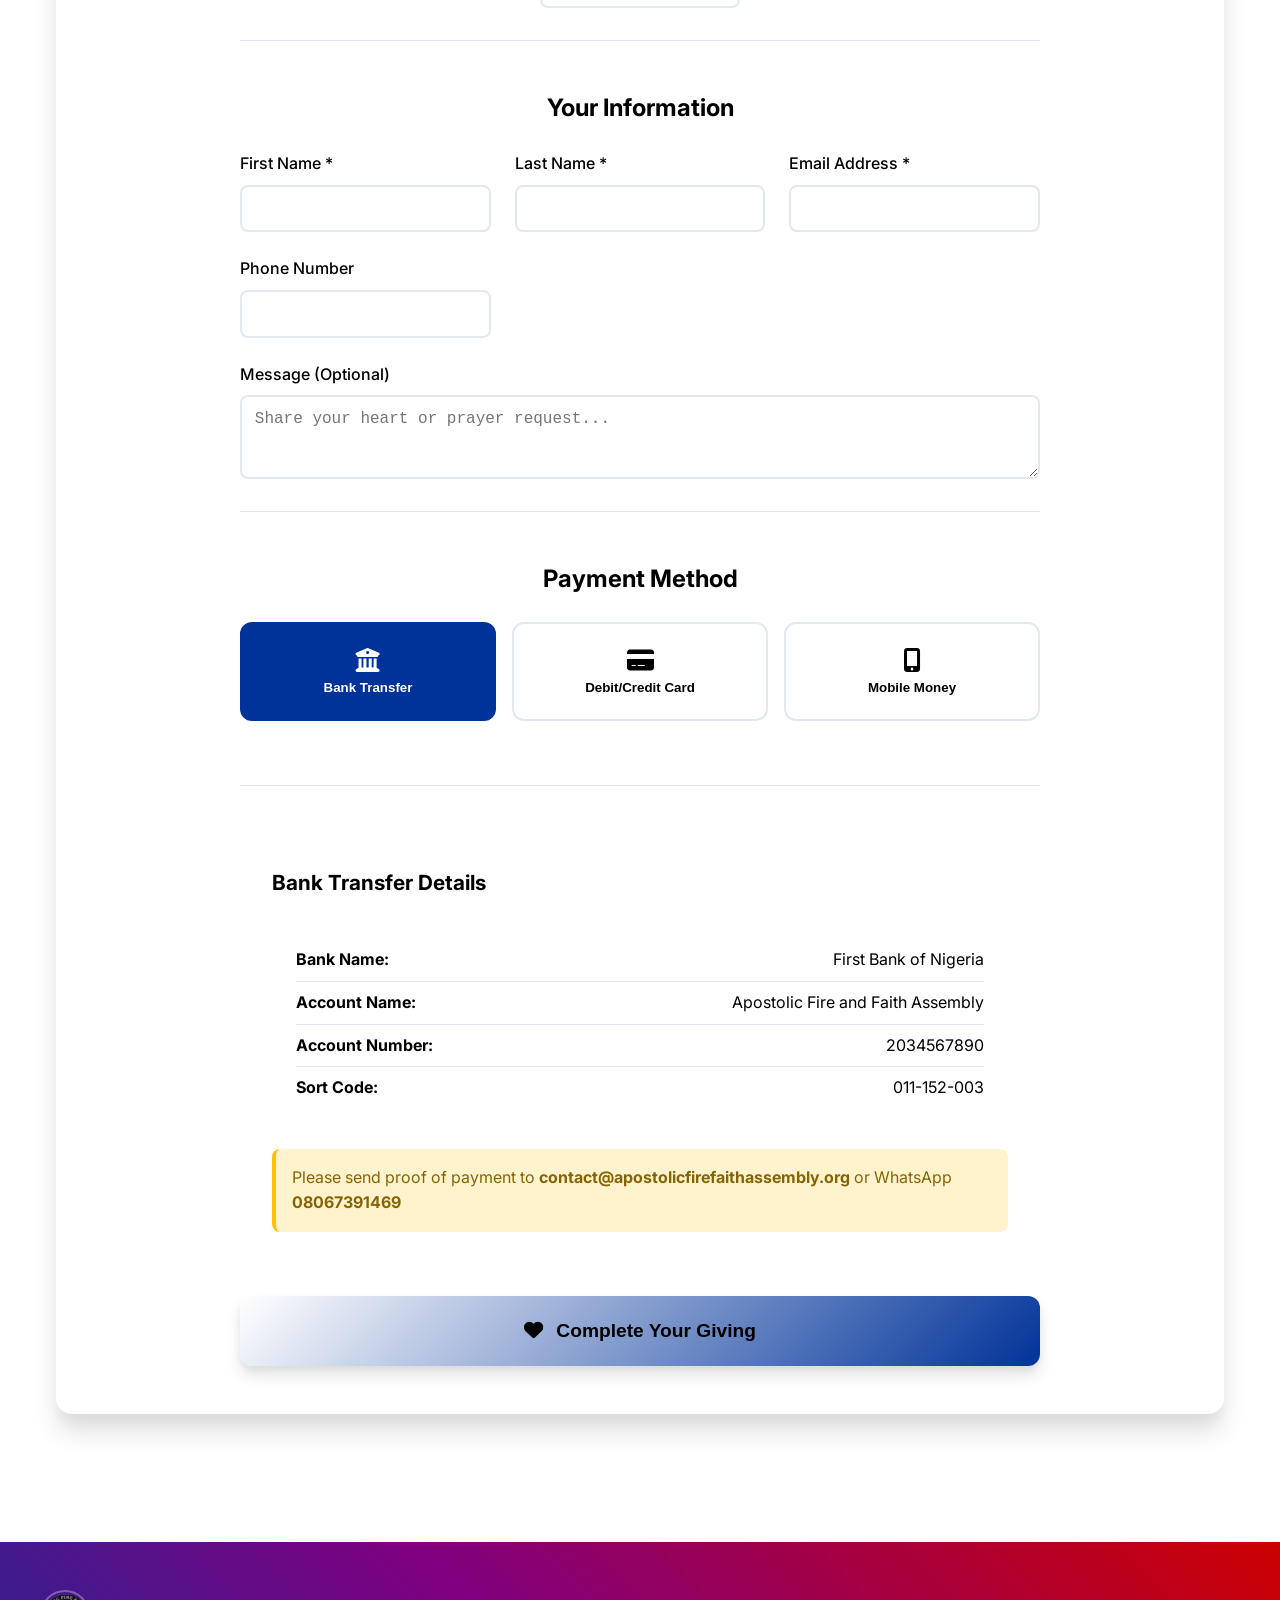
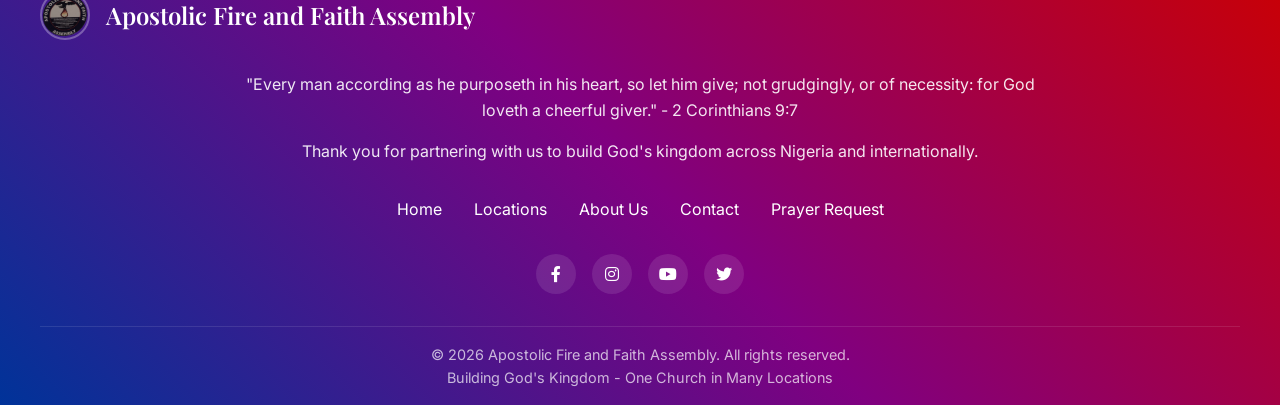
<file: project-giving.html>
﻿<!DOCTYPE html>
<html lang="en-US">
<head>
  <meta charset="UTF-8">
  <meta name="viewport" content="width=device-width, initial-scale=1.0">
  <!-- SEO Optimization -->
  <meta name="description" content="Support Apostolic Fire and Faith Assembly expansion projects. Contribute to building churches across Nigeria and internationally. One Church in Many Locations.">
  <meta name="keywords" content="Apostolic Fire and Faith Assembly, church giving, project funding, church expansion, Nigeria, international, donations">
  <meta property="og:title" content="Apostolic Fire and Faith Assembly - Project Giving">
  <meta property="og:description" content="Support our vision of One Church in Many Locations. Contribute to building projects across Nigeria and internationally.">
  <meta property="og:image" content="Images/AFFA-LOGO.png">
  <meta property="og:url" content="https://faith-miracle-assembly.github.io/church-official-website/project-giving.html">
  
  <title>Apostolic Fire and Faith Assembly - Project Giving</title>
  <link rel="icon" href="Images/AFFA-LOGO.png" type="image/png">
  
  <!-- Google Fonts -->
  <link href="https://fonts.googleapis.com/css2?family=Inter:wght@300;400;500;600;700&family=Playfair+Display:wght@400;500;600;700&display=swap" rel="stylesheet">
  
  <!-- Font Awesome for Icons -->
  <link rel="stylesheet" href="https://cdnjs.cloudflare.com/ajax/libs/font-awesome/6.0.0/css/all.min.css">
  
  <!-- Performance: Preload critical resources -->
  <link rel="preload" href="Images/AFFA-LOGO.png" as="image">
  
  <style>
    /* Modern CSS Variables */
    :root {
      --primary-color: #003399;
      --secondary-color: #ffffff;
      --accent-color: #800080;
      --action-color: #cc0000;
      --dark-blue: #002266;
      --text-dark: #000000;
      --text-light: #333333;
      --text-muted: #555555;
      --background-light: #ffffff;
      --background-white: #ffffff;
      --border-color: #e2e8f0;
      --shadow-sm: 0 1px 3px rgba(0,0,0,0.12), 0 1px 2px rgba(0,0,0,0.24);
      --shadow-md: 0 4px 6px rgba(0,0,0,0.07), 0 1px 3px rgba(0,0,0,0.06);
      --shadow-lg: 0 10px 15px rgba(0,0,0,0.1), 0 4px 6px rgba(0,0,0,0.05);
      --shadow-xl: 0 20px 25px rgba(0,0,0,0.1), 0 10px 10px rgba(0,0,0,0.04);
      --border-radius: 8px;
      --border-radius-lg: 12px;
      --border-radius-xl: 16px;
      --transition: all 0.3s cubic-bezier(0.4, 0, 0.2, 1);
      --font-primary: 'Inter', sans-serif;
      --font-display: 'Playfair Display', serif;
    }

    /* Reset and Base Styles */
    * {
      margin: 0;
      padding: 0;
      box-sizing: border-box;
    }

    body {
      font-family: var(--font-primary);
      line-height: 1.6;
      color: var(--text-dark);
      background-color: var(--background-light);
      overflow-x: hidden;
    }

    /* Header Styles */
    .header {
      background: linear-gradient(135deg, var(--primary-color) 0%, var(--dark-blue) 100%);
      color: white;
      position: relative;
      overflow: hidden;
      padding: 2rem 1rem;
    }

    .header::before {
      content: '';
      position: absolute;
      top: 0;
      left: 0;
      right: 0;
      bottom: 0;
      background: url('data:image/svg+xml,<svg xmlns="http://www.w3.org/2000/svg" viewBox="0 0 100 100"><circle cx="50" cy="50" r="2" fill="white" opacity="0.1"/></svg>') repeat;
      opacity: 0.1;
      z-index: 1;
    }

    .header-content {
      position: relative;
      z-index: 2;
      max-width: 1200px;
      margin: 0 auto;
    }

    .nav-bar {
      display: flex;
      justify-content: space-between;
      align-items: center;
      margin-bottom: 2rem;
    }

    .logo-section {
      display: flex;
      align-items: center;
      gap: 1rem;
    }

    .logo {
      width: 50px;
      height: 50px;
      border-radius: 50%;
      border: 2px solid rgba(255,255,255,0.3);
    }

    .church-name {
      font-family: var(--font-display);
      font-size: 1.5rem;
      font-weight: 600;
      color: white;
    }

    .back-btn {
      display: inline-flex;
      align-items: center;
      gap: 0.5rem;
      color: white;
      text-decoration: none;
      padding: 0.5rem 1rem;
      border-radius: var(--border-radius);
      transition: var(--transition);
      background: rgba(255,255,255,0.1);
    }

    .back-btn:hover {
      background: rgba(255,255,255,0.2);
      color: var(--secondary-color);
    }

    .hero-section {
      text-align: center;
      padding: 2rem 0;
    }

    .hero-title {
      font-family: var(--font-display);
      font-size: clamp(2.5rem, 5vw, 4rem);
      font-weight: 700;
      margin-bottom: 1rem;
      background: linear-gradient(45deg, white, var(--secondary-color));
      -webkit-background-clip: text;
      -webkit-text-fill-color: transparent;
      background-clip: text;
    }

    .hero-subtitle {
      font-size: 1.25rem;
      margin-bottom: 1rem;
      opacity: 0.9;
    }

    .hero-verse {
      font-style: italic;
      font-size: 1.1rem;
      opacity: 0.8;
      max-width: 600px;
      margin: 0 auto;
    }

    /* Main Content */
    .main-content {
      max-width: 1200px;
      margin: 0 auto;
      padding: 4rem 1rem;
    }

    /* Project Selection */
    .project-selection {
      background: var(--background-white);
      border-radius: var(--border-radius-xl);
      padding: 2rem;
      box-shadow: var(--shadow-lg);
      margin-bottom: 3rem;
    }

    .selection-title {
      font-family: var(--font-display);
      font-size: 2rem;
      color: var(--text-dark);
      text-align: center;
      margin-bottom: 2rem;
    }

    .project-tabs {
      display: flex;
      gap: 1rem;
      margin-bottom: 2rem;
      flex-wrap: wrap;
      justify-content: center;
    }

    .project-tab {
      padding: 0.8rem 1.5rem;
      border: 2px solid var(--border-color);
      border-radius: var(--border-radius-lg);
      background: var(--background-white);
      color: var(--text-dark);
      text-decoration: none;
      font-weight: 600;
      transition: var(--transition);
      cursor: pointer;
    }

    .project-tab.active,
    .project-tab:hover {
      border-color: var(--primary-color);
      background: var(--primary-color);
      color: white;
    }

    .project-details {
      display: none;
      text-align: center;
      padding: 2rem;
      background: var(--background-light);
      border-radius: var(--border-radius-lg);
    }

    .project-details.active {
      display: block;
    }

    .project-name {
      font-size: 1.5rem;
      font-weight: 600;
      color: var(--text-dark);
      margin-bottom: 1rem;
    }

    .project-description {
      color: var(--text-light);
      margin-bottom: 1.5rem;
      line-height: 1.6;
    }

    .project-progress {
      margin-bottom: 2rem;
    }

    .progress-info {
      display: flex;
      justify-content: space-between;
      margin-bottom: 0.5rem;
    }

    .progress-bar {
      width: 100%;
      height: 12px;
      background: var(--border-color);
      border-radius: 6px;
      overflow: hidden;
      margin-bottom: 1rem;
    }

    .progress-fill {
      height: 100%;
      background: linear-gradient(90deg, var(--primary-color), var(--secondary-color));
      border-radius: 6px;
      transition: width 0.3s ease;
    }

    .funding-stats {
      display: grid;
      grid-template-columns: repeat(auto-fit, minmax(150px, 1fr));
      gap: 1rem;
      margin-bottom: 2rem;
    }

    .stat-item {
      text-align: center;
      padding: 1rem;
      background: var(--background-white);
      border-radius: var(--border-radius);
      box-shadow: var(--shadow-sm);
    }

    .stat-value {
      font-size: 1.5rem;
      font-weight: 700;
      color: var(--primary-color);
    }

    .stat-label {
      font-size: 0.9rem;
      color: var(--text-muted);
    }

    /* Giving Form Styles */
    .giving-form-section {
      background: var(--background-white);
      border-radius: var(--border-radius-xl);
      padding: 3rem 2rem;
      box-shadow: var(--shadow-xl);
      margin-top: 3rem;
    }

    .form-title {
      font-family: var(--font-display);
      font-size: 2.5rem;
      color: var(--text-dark);
      text-align: center;
      margin-bottom: 2rem;
      background: linear-gradient(45deg, var(--primary-color), var(--secondary-color));
      -webkit-background-clip: text;
      -webkit-text-fill-color: transparent;
      background-clip: text;
    }

    .giving-form {
      max-width: 800px;
      margin: 0 auto;
    }

    .amount-selection,
    .donor-info,
    .payment-methods {
      margin-bottom: 3rem;
      padding-bottom: 2rem;
      border-bottom: 1px solid var(--border-color);
    }

    .amount-selection h3,
    .donor-info h3,
    .payment-methods h3 {
      font-size: 1.5rem;
      color: var(--text-dark);
      margin-bottom: 1.5rem;
      text-align: center;
    }

    .amount-buttons {
      display: grid;
      grid-template-columns: repeat(auto-fit, minmax(120px, 1fr));
      gap: 1rem;
      margin-bottom: 2rem;
    }

    .amount-btn {
      padding: 1rem;
      border: 2px solid var(--border-color);
      border-radius: var(--border-radius-lg);
      background: var(--background-white);
      color: var(--text-dark);
      font-weight: 600;
      font-size: 1.1rem;
      cursor: pointer;
      transition: var(--transition);
    }

    .amount-btn:hover,
    .amount-btn.active {
      border-color: var(--primary-color);
      background: var(--primary-color);
      color: white;
      transform: translateY(-2px);
    }

    .custom-amount {
      text-align: center;
    }

    .custom-amount label {
      display: block;
      margin-bottom: 0.5rem;
      color: var(--text-light);
      font-weight: 500;
    }

    .custom-amount input {
      width: 200px;
      padding: 0.8rem;
      border: 2px solid var(--border-color);
      border-radius: var(--border-radius);
      font-size: 1.1rem;
      text-align: center;
    }

    .custom-amount input:focus {
      outline: none;
      border-color: var(--primary-color);
    }

    .form-grid {
      display: grid;
      grid-template-columns: repeat(auto-fit, minmax(250px, 1fr));
      gap: 1.5rem;
      margin-bottom: 1.5rem;
    }

    .form-group {
      display: flex;
      flex-direction: column;
    }

    .form-group label {
      margin-bottom: 0.5rem;
      color: var(--text-dark);
      font-weight: 500;
    }

    .form-group input,
    .form-group textarea {
      padding: 0.8rem;
      border: 2px solid var(--border-color);
      border-radius: var(--border-radius);
      font-size: 1rem;
      transition: var(--transition);
    }

    .form-group input:focus,
    .form-group textarea:focus {
      outline: none;
      border-color: var(--primary-color);
    }

    .payment-options {
      display: grid;
      grid-template-columns: repeat(auto-fit, minmax(200px, 1fr));
      gap: 1rem;
      margin-bottom: 2rem;
    }

    .payment-btn {
      display: flex;
      flex-direction: column;
      align-items: center;
      gap: 0.5rem;
      padding: 1.5rem;
      border: 2px solid var(--border-color);
      border-radius: var(--border-radius-lg);
      background: var(--background-white);
      color: var(--text-dark);
      font-weight: 600;
      cursor: pointer;
      transition: var(--transition);
    }

    .payment-btn:hover,
    .payment-btn.active {
      border-color: var(--primary-color);
      background: var(--primary-color);
      color: white;
    }

    .payment-btn i {
      font-size: 1.5rem;
    }

    .payment-details {
      margin-bottom: 2rem;
    }

    .payment-detail {
      display: none;
      padding: 2rem;
      background: var(--background-light);
      border-radius: var(--border-radius-lg);
    }

    .payment-detail.active {
      display: block;
    }

    .payment-detail h4 {
      color: var(--text-dark);
      margin-bottom: 1rem;
      font-size: 1.3rem;
    }

    .bank-info {
      background: var(--background-white);
      padding: 1.5rem;
      border-radius: var(--border-radius);
      margin-bottom: 1rem;
    }

    .bank-item {
      display: flex;
      justify-content: space-between;
      padding: 0.5rem 0;
      border-bottom: 1px solid var(--border-color);
    }

    .bank-item:last-child {
      border-bottom: none;
    }

    .payment-note {
      background: #fff3cd;
      color: #856404;
      padding: 1rem;
      border-radius: var(--border-radius);
      border-left: 4px solid #ffc107;
    }

    .contact-options {
      display: flex;
      gap: 1rem;
      justify-content: center;
      flex-wrap: wrap;
    }

    .contact-btn {
      display: inline-flex;
      align-items: center;
      gap: 0.5rem;
      padding: 0.8rem 1.5rem;
      background: var(--primary-color);
      color: white;
      text-decoration: none;
      border-radius: var(--border-radius);
      font-weight: 600;
      transition: var(--transition);
    }

    .contact-btn:hover {
      background: var(--dark-blue);
      transform: translateY(-2px);
    }

    .submit-btn {
      width: 100%;
      padding: 1.5rem;
      background: linear-gradient(135deg, var(--secondary-color), var(--primary-color));
      color: var(--text-dark);
      border: none;
      border-radius: var(--border-radius-lg);
      font-size: 1.2rem;
      font-weight: 700;
      cursor: pointer;
      transition: var(--transition);
      box-shadow: var(--shadow-lg);
    }

    .submit-btn:hover {
      transform: translateY(-3px);
      box-shadow: var(--shadow-xl);
    }

    .submit-btn i {
      margin-right: 0.5rem;
    }

    /* Footer Styles */
    .footer {
      background: var(--dark-blue);
      color: white;
      padding: 3rem 1rem 1rem;
      margin-top: 4rem;
    }

    .footer-content {
      max-width: 1200px;
      margin: 0 auto;
      text-align: center;
    }

    .footer-logo {
      margin-bottom: 2rem;
    }

    .footer-text {
      margin-bottom: 2rem;
      max-width: 800px;
      margin-left: auto;
      margin-right: auto;
    }

    .footer-text p {
      margin-bottom: 1rem;
      line-height: 1.6;
      opacity: 0.9;
    }

    .footer-nav {
      display: flex;
      justify-content: center;
      gap: 2rem;
      margin-bottom: 2rem;
      flex-wrap: wrap;
    }

    .footer-nav a {
      color: white;
      text-decoration: none;
      transition: var(--transition);
    }

    .footer-nav a:hover {
      color: var(--secondary-color);
    }

    .social-icons {
      display: flex;
      justify-content: center;
      gap: 1rem;
      margin-bottom: 2rem;
    }

    .social-icon {
      width: 40px;
      height: 40px;
      background: rgba(255,255,255,0.1);
      border-radius: 50%;
      display: flex;
      align-items: center;
      justify-content: center;
      color: white;
      text-decoration: none;
      transition: var(--transition);
    }

    .social-icon:hover {
      background: var(--secondary-color);
      color: var(--text-dark);
      transform: translateY(-2px);
    }

    .footer-bottom {
      border-top: 1px solid rgba(255,255,255,0.1);
      padding-top: 1rem;
      color: rgba(255,255,255,0.7);
      font-size: 0.9rem;
    }

    /* Responsive Design */
    @media (max-width: 768px) {
      .amount-buttons {
        grid-template-columns: repeat(2, 1fr);
      }
      
      .form-grid {
        grid-template-columns: 1fr;
      }
      
      .payment-options {
        grid-template-columns: 1fr;
      }
      
      .contact-options {
        flex-direction: column;
        align-items: center;
      }
      
      .footer-nav {
        flex-direction: column;
        gap: 1rem;
      }
    }
      /* override backgrounds */
    header, .nav-bar, .header { background: linear-gradient(45deg,#003399,#800080,#cc0000) !important; color: #fff; }
    footer, .footer { background: linear-gradient(45deg,#003399,#800080,#cc0000) !important; color: #fff; }

</style>
</head>
<body>
  <!-- Header -->
  <header class="header">
    <div class="header-content">
      <nav class="nav-bar">
        <div class="logo-section">
          <img src="Images/AFFA-LOGO.png" alt="Apostolic Fire and Faith Assembly Logo" class="logo">
          <div class="church-name">Apostolic Fire and Faith Assembly</div>
        </div>
        
        <a href="expression.html" class="back-btn">
          <i class="fas fa-arrow-left"></i>
          Back to Locations
        </a>
      </nav>

      <div class="hero-section">
        <h1 class="hero-title">Project Giving</h1>
        <p class="hero-subtitle">Building God's Kingdom Together</p>
        <p class="hero-verse">"Every man according as he purposeth in his heart, so let him give; not grudgingly, or of necessity: for God loveth a cheerful giver." - 2 Corinthians 9:7</p>
      </div>
    </div>
  </header>

  <!-- Main Content -->
  <main class="main-content">
    <!-- Project Selection -->
    <div class="project-selection">
      <h2 class="selection-title">Choose a Project to Support</h2>

      <div class="project-tabs">
        <button class="project-tab active" onclick="showProject('all')">All Projects</button>
        <button class="project-tab" onclick="showProject('lagos')">Lagos Expansion</button>
        <button class="project-tab" onclick="showProject('abuja')">Abuja Campus</button>
        <button class="project-tab" onclick="showProject('portharcourt')">Port Harcourt</button>
        <button class="project-tab" onclick="showProject('kano')">Kano Campus</button>
        <button class="project-tab" onclick="showProject('uk')">United Kingdom</button>
        <button class="project-tab" onclick="showProject('usa')">USA Partnership</button>
        <button class="project-tab" onclick="showProject('canada')">Canada Partnership</button>
        <button class="project-tab" onclick="showProject('belgium')">Belgium Campus</button>
      </div>

      <!-- All Projects -->
      <div id="project-all" class="project-details active">
        <h3 class="project-name">Support All Expansion Projects</h3>
        <p class="project-description">
          Your contribution will be distributed across all our expansion projects,
          helping us establish churches in multiple locations simultaneously.
        </p>
        <div class="project-progress">
          <div class="progress-info">
            <span>Overall Progress</span>
            <span>45% Complete</span>
          </div>
          <div class="progress-bar">
            <div class="progress-fill" style="width: 45%"></div>
          </div>
        </div>
        <div class="funding-stats">
          <div class="stat-item">
            <div class="stat-value">â‚¦125M</div>
            <div class="stat-label">Raised</div>
          </div>
          <div class="stat-item">
            <div class="stat-value">â‚¦275M</div>
            <div class="stat-label">Goal</div>
          </div>
          <div class="stat-item">
            <div class="stat-value">1,247</div>
            <div class="stat-label">Supporters</div>
          </div>
          <div class="stat-item">
            <div class="stat-value">9</div>
            <div class="stat-label">Locations</div>
          </div>
        </div>
      </div>

      <!-- Lagos Project -->
      <div id="project-lagos" class="project-details">
        <h3 class="project-name">Lagos Expansion Project</h3>
        <p class="project-description">
          Establishing multiple campuses across Lagos State to reach more communities
          with the Gospel. This includes land acquisition, construction, and equipment.
        </p>
        <div class="project-progress">
          <div class="progress-info">
            <span>Project Progress</span>
            <span>35% Complete</span>
          </div>
          <div class="progress-bar">
            <div class="progress-fill" style="width: 35%"></div>
          </div>
        </div>
        <div class="funding-stats">
          <div class="stat-item">
            <div class="stat-value">â‚¦17.5M</div>
            <div class="stat-label">Raised</div>
          </div>
          <div class="stat-item">
            <div class="stat-value">â‚¦50M</div>
            <div class="stat-label">Goal</div>
          </div>
          <div class="stat-item">
            <div class="stat-value">234</div>
            <div class="stat-label">Supporters</div>
          </div>
        </div>
      </div>

      <!-- Abuja Project -->
      <div id="project-abuja" class="project-details">
        <h3 class="project-name">Abuja Campus Development</h3>
        <p class="project-description">
          Federal Capital Territory campus serving government workers and residents.
          Focus on building completion and ministry equipment.
        </p>
        <div class="project-progress">
          <div class="progress-info">
            <span>Project Progress</span>
            <span>80% Complete</span>
          </div>
          <div class="progress-bar">
            <div class="progress-fill" style="width: 80%"></div>
          </div>
        </div>
        <div class="funding-stats">
          <div class="stat-item">
            <div class="stat-value">â‚¦24M</div>
            <div class="stat-label">Raised</div>
          </div>
          <div class="stat-item">
            <div class="stat-value">â‚¦30M</div>
            <div class="stat-label">Goal</div>
          </div>
          <div class="stat-item">
            <div class="stat-value">189</div>
            <div class="stat-label">Supporters</div>
          </div>
        </div>
      </div>

      <!-- Port Harcourt Project -->
      <div id="project-portharcourt" class="project-details">
        <h3 class="project-name">Port Harcourt Campus</h3>
        <p class="project-description">
          Reaching the oil-rich Rivers State with the Gospel of Jesus Christ.
          Initial phase includes land acquisition and foundation work.
        </p>
        <div class="project-progress">
          <div class="progress-info">
            <span>Project Progress</span>
            <span>15% Complete</span>
          </div>
          <div class="progress-bar">
            <div class="progress-fill" style="width: 15%"></div>
          </div>
        </div>
        <div class="funding-stats">
          <div class="stat-item">
            <div class="stat-value">â‚¦6M</div>
            <div class="stat-label">Raised</div>
          </div>
          <div class="stat-item">
            <div class="stat-value">â‚¦40M</div>
            <div class="stat-label">Goal</div>
          </div>
          <div class="stat-item">
            <div class="stat-value">98</div>
            <div class="stat-label">Supporters</div>
          </div>
        </div>
      </div>

      <!-- Kano Project -->
      <div id="project-kano" class="project-details">
        <h3 class="project-name">Kano Campus Vision</h3>
        <p class="project-description">
          Bringing hope and transformation to Northern Nigeria.
          This is a long-term vision requiring significant prayer and financial support.
        </p>
        <div class="project-progress">
          <div class="progress-info">
            <span>Project Progress</span>
            <span>5% Complete</span>
          </div>
          <div class="progress-bar">
            <div class="progress-fill" style="width: 5%"></div>
          </div>
        </div>
        <div class="funding-stats">
          <div class="stat-item">
            <div class="stat-value">â‚¦2M</div>
            <div class="stat-label">Raised</div>
          </div>
          <div class="stat-item">
            <div class="stat-value">â‚¦35M</div>
            <div class="stat-label">Goal</div>
          </div>
          <div class="stat-item">
            <div class="stat-value">45</div>
            <div class="stat-label">Supporters</div>
          </div>
        </div>
      </div>

      <!-- UK Project -->
      <div id="project-uk" class="project-details">
        <h3 class="project-name">United Kingdom Campus</h3>
        <p class="project-description">
          Serving the Nigerian diaspora and local communities in the UK.
          Focus on ministry expansion and community outreach programs.
        </p>
        <div class="project-progress">
          <div class="progress-info">
            <span>Project Progress</span>
            <span>90% Complete</span>
          </div>
          <div class="progress-bar">
            <div class="progress-fill" style="width: 90%"></div>
          </div>
        </div>
        <div class="funding-stats">
          <div class="stat-item">
            <div class="stat-value">Â£18K</div>
            <div class="stat-label">Raised</div>
          </div>
          <div class="stat-item">
            <div class="stat-value">Â£20K</div>
            <div class="stat-label">Goal</div>
          </div>
          <div class="stat-item">
            <div class="stat-value">156</div>
            <div class="stat-label">Supporters</div>
          </div>
        </div>
      </div>

      <!-- USA Project -->
      <div id="project-usa" class="project-details">
        <h3 class="project-name">USA - Pistis Life Partnership</h3>
        <p class="project-description">
          Strategic partnership expanding our reach across North America.
          Supporting ministry development and community programs.
        </p>
        <div class="project-progress">
          <div class="progress-info">
            <span>Project Progress</span>
            <span>60% Complete</span>
          </div>
          <div class="progress-bar">
            <div class="progress-fill" style="width: 60%"></div>
          </div>
        </div>
        <div class="funding-stats">
          <div class="stat-item">
            <div class="stat-value">$15K</div>
            <div class="stat-label">Raised</div>
          </div>
          <div class="stat-item">
            <div class="stat-value">$25K</div>
            <div class="stat-label">Goal</div>
          </div>
          <div class="stat-item">
            <div class="stat-value">89</div>
            <div class="stat-label">Supporters</div>
          </div>
        </div>
      </div>

      <!-- Canada Project -->
      <div id="project-canada" class="project-details">
        <h3 class="project-name">Canada - Elevate Partnership</h3>
        <p class="project-description">
          Elevating communities across Canada through Gospel transformation.
          Partnership development and ministry resource allocation.
        </p>
        <div class="project-progress">
          <div class="progress-info">
            <span>Project Progress</span>
            <span>45% Complete</span>
          </div>
          <div class="progress-bar">
            <div class="progress-fill" style="width: 45%"></div>
          </div>
        </div>
        <div class="funding-stats">
          <div class="stat-item">
            <div class="stat-value">C$9K</div>
            <div class="stat-label">Raised</div>
          </div>
          <div class="stat-item">
            <div class="stat-value">C$20K</div>
            <div class="stat-label">Goal</div>
          </div>
          <div class="stat-item">
            <div class="stat-value">67</div>
            <div class="stat-label">Supporters</div>
          </div>
        </div>
      </div>

      <!-- Belgium Project -->
      <div id="project-belgium" class="project-details">
        <h3 class="project-name">Belgium Campus Development</h3>
        <p class="project-description">
          Establishing a strong European presence in the heart of Belgium.
          Initial setup and community engagement initiatives.
        </p>
        <div class="project-progress">
          <div class="progress-info">
            <span>Project Progress</span>
            <span>25% Complete</span>
          </div>
          <div class="progress-bar">
            <div class="progress-fill" style="width: 25%"></div>
          </div>
        </div>
        <div class="funding-stats">
          <div class="stat-item">
            <div class="stat-value">â‚¬5K</div>
            <div class="stat-label">Raised</div>
          </div>
          <div class="stat-item">
            <div class="stat-value">â‚¬20K</div>
            <div class="stat-label">Goal</div>
          </div>
          <div class="stat-item">
            <div class="stat-value">34</div>
            <div class="stat-label">Supporters</div>
          </div>
        </div>
      </div>
    </div>

    <!-- Giving Form -->
    <div class="giving-form-section">
      <h2 class="form-title">Make Your Contribution</h2>
      <div class="giving-form">
        <div class="amount-selection">
          <h3>Select Amount</h3>
          <div class="amount-buttons">
            <button class="amount-btn" onclick="selectAmount(1000)">â‚¦1,000</button>
            <button class="amount-btn" onclick="selectAmount(5000)">â‚¦5,000</button>
            <button class="amount-btn" onclick="selectAmount(10000)">â‚¦10,000</button>
            <button class="amount-btn" onclick="selectAmount(25000)">â‚¦25,000</button>
            <button class="amount-btn" onclick="selectAmount(50000)">â‚¦50,000</button>
            <button class="amount-btn" onclick="selectAmount(100000)">â‚¦100,000</button>
          </div>
          <div class="custom-amount">
            <label for="customAmount">Or enter custom amount:</label>
            <input type="number" id="customAmount" placeholder="Enter amount" min="100">
          </div>
        </div>

        <div class="donor-info">
          <h3>Your Information</h3>
          <div class="form-grid">
            <div class="form-group">
              <label for="firstName">First Name *</label>
              <input type="text" id="firstName" required>
            </div>
            <div class="form-group">
              <label for="lastName">Last Name *</label>
              <input type="text" id="lastName" required>
            </div>
            <div class="form-group">
              <label for="email">Email Address *</label>
              <input type="email" id="email" required>
            </div>
            <div class="form-group">
              <label for="phone">Phone Number</label>
              <input type="tel" id="phone">
            </div>
          </div>
          <div class="form-group">
            <label for="message">Message (Optional)</label>
            <textarea id="message" rows="3" placeholder="Share your heart or prayer request..."></textarea>
          </div>
        </div>

        <div class="payment-methods">
          <h3>Payment Method</h3>
          <div class="payment-options">
            <button class="payment-btn active" onclick="selectPayment('bank')">
              <i class="fas fa-university"></i>
              Bank Transfer
            </button>
            <button class="payment-btn" onclick="selectPayment('card')">
              <i class="fas fa-credit-card"></i>
              Debit/Credit Card
            </button>
            <button class="payment-btn" onclick="selectPayment('mobile')">
              <i class="fas fa-mobile-alt"></i>
              Mobile Money
            </button>
          </div>
        </div>

        <div class="payment-details">
          <!-- Bank Transfer Details -->
          <div id="bank-details" class="payment-detail active">
            <h4>Bank Transfer Details</h4>
            <div class="bank-info">
              <div class="bank-item">
                <strong>Bank Name:</strong> First Bank of Nigeria
              </div>
              <div class="bank-item">
                <strong>Account Name:</strong> Apostolic Fire and Faith Assembly
              </div>
              <div class="bank-item">
                <strong>Account Number:</strong> 2034567890
              </div>
              <div class="bank-item">
                <strong>Sort Code:</strong> 011-152-003
              </div>
            </div>
            <p class="payment-note">
              Please send proof of payment to <strong>contact@apostolicfirefaithassembly.org</strong>
              or WhatsApp <strong>08067391469</strong>
            </p>
          </div>

          <!-- Card Payment -->
          <div id="card-details" class="payment-detail">
            <h4>Card Payment</h4>
            <p>Secure online payment coming soon. For now, please use bank transfer or contact us directly.</p>
            <div class="contact-options">
              <a href="tel:+2347032915555" class="contact-btn">
                <i class="fas fa-phone"></i>
                Call: 070 3291 5555
              </a>
              <a href="https://wa.me/2347032915555" class="contact-btn">
                <i class="fab fa-whatsapp"></i>
                WhatsApp
              </a>
            </div>
          </div>

          <!-- Mobile Money -->
          <div id="mobile-details" class="payment-detail">
            <h4>Mobile Money</h4>
            <p>Mobile money integration coming soon. For immediate giving, please use:</p>
            <div class="contact-options">
              <a href="tel:+2347032915555" class="contact-btn">
                <i class="fas fa-phone"></i>
                Call: 070 3291 5555
              </a>
              <a href="https://wa.me/2347032915555" class="contact-btn">
                <i class="fab fa-whatsapp"></i>
                WhatsApp
              </a>
            </div>
          </div>
        </div>

        <div class="form-actions">
          <button class="submit-btn" onclick="submitGiving()">
            <i class="fas fa-heart"></i>
            Complete Your Giving
          </button>
        </div>
      </div>
    </div>
  </main>

  <!-- Footer -->
  <footer class="footer">
    <div class="footer-content">
      <div class="footer-logo">
        <div class="logo-section">
          <img src="Images/AFFA-LOGO.png" alt="Apostolic Fire and Faith Assembly Logo" class="logo">
          <div class="church-name">Apostolic Fire and Faith Assembly</div>
        </div>
      </div>

      <div class="footer-text">
        <p>"Every man according as he purposeth in his heart, so let him give; not grudgingly, or of necessity: for God loveth a cheerful giver." - 2 Corinthians 9:7</p>
        <p>Thank you for partnering with us to build God's kingdom across Nigeria and internationally.</p>
      </div>

      <nav class="footer-nav">
        <a href="index.html">Home</a>
        <a href="expression.html">Locations</a>
        <a href="about-us.html">About Us</a>
        <a href="get-connected.html">Contact</a>
        <a href="get-connected.html?tab=prayer">Prayer Request</a>
      </nav>

      <div class="social-icons">
        <a href="https://facebook.com" target="_blank" class="social-icon">
          <i class="fab fa-facebook-f"></i>
        </a>
        <a href="https://instagram.com" target="_blank" class="social-icon">
          <i class="fab fa-instagram"></i>
        </a>
        <a href="https://youtube.com" target="_blank" class="social-icon">
          <i class="fab fa-youtube"></i>
        </a>
        <a href="https://twitter.com" target="_blank" class="social-icon">
          <i class="fab fa-twitter"></i>
        </a>
      </div>

      <div class="footer-bottom">
        <p>&copy; 2026 Apostolic Fire and Faith Assembly. All rights reserved.</p>
        <p>Building God's Kingdom - One Church in Many Locations</p>
      </div>
    </div>
  </footer>

  <script>
    // Project selection functionality
    function showProject(projectId) {
      // Hide all project details
      const allProjects = document.querySelectorAll('.project-details');
      allProjects.forEach(project => {
        project.classList.remove('active');
      });

      // Remove active class from all tabs
      const allTabs = document.querySelectorAll('.project-tab');
      allTabs.forEach(tab => {
        tab.classList.remove('active');
      });

      // Show selected project
      const selectedProject = document.getElementById(`project-${projectId}`);
      if (selectedProject) {
        selectedProject.classList.add('active');
      }

      // Add active class to clicked tab
      event.target.classList.add('active');

      // Update URL parameter
      const url = new URL(window.location);
      url.searchParams.set('project', projectId);
      window.history.replaceState({}, '', url);
    }

    // Amount selection functionality
    let selectedAmount = 0;

    function selectAmount(amount) {
      selectedAmount = amount;
      
      // Remove active class from all amount buttons
      const allAmountBtns = document.querySelectorAll('.amount-btn');
      allAmountBtns.forEach(btn => {
        btn.classList.remove('active');
      });

      // Add active class to clicked button
      event.target.classList.add('active');

      // Clear custom amount input
      document.getElementById('customAmount').value = '';
    }

    // Custom amount input handler
    document.getElementById('customAmount').addEventListener('input', function() {
      selectedAmount = parseInt(this.value) || 0;
      
      // Remove active class from preset amount buttons
      const allAmountBtns = document.querySelectorAll('.amount-btn');
      allAmountBtns.forEach(btn => {
        btn.classList.remove('active');
      });
    });

    // Payment method selection
    function selectPayment(method) {
      // Remove active class from all payment buttons
      const allPaymentBtns = document.querySelectorAll('.payment-btn');
      allPaymentBtns.forEach(btn => {
        btn.classList.remove('active');
      });

      // Add active class to clicked button
      event.target.classList.add('active');

      // Hide all payment details
      const allPaymentDetails = document.querySelectorAll('.payment-detail');
      allPaymentDetails.forEach(detail => {
        detail.classList.remove('active');
      });

      // Show selected payment detail
      const selectedDetail = document.getElementById(`${method}-details`);
      if (selectedDetail) {
        selectedDetail.classList.add('active');
      }
    }

    // Form submission
    function submitGiving() {
      const firstName = document.getElementById('firstName').value;
      const lastName = document.getElementById('lastName').value;
      const email = document.getElementById('email').value;
      const phone = document.getElementById('phone').value;
      const message = document.getElementById('message').value;

      // Basic validation
      if (!firstName || !lastName || !email) {
        showToast('Please fill in all required fields', 'error');
        return;
      }

      if (selectedAmount < 100) {
        showToast('Please select or enter an amount of at least â‚¦100', 'error');
        return;
      }

      // Get selected project
      const activeProject = document.querySelector('.project-details.active');
      const projectName = activeProject ? activeProject.querySelector('.project-name').textContent : 'All Projects';

      // Create giving summary
      const givingSummary = {
        amount: selectedAmount,
        project: projectName,
        donor: {
          firstName,
          lastName,
          email,
          phone,
          message
        },
        timestamp: new Date().toISOString()
      };

      // Store in localStorage for reference
      localStorage.setItem('lastGiving', JSON.stringify(givingSummary));

      // Show success message
      showToast('Thank you for your generous heart! Please complete your payment using the selected method.', 'success');

      // Scroll to payment details
      document.querySelector('.payment-details').scrollIntoView({ 
        behavior: 'smooth',
        block: 'center'
      });
    }

    // Toast notification system
    function showToast(message, type = 'info') {
      const toast = document.createElement('div');
      toast.className = `toast toast-${type}`;
      toast.textContent = message;
      
      toast.style.cssText = `
        position: fixed;
        top: 20px;
        right: 20px;
        padding: 1rem 1.5rem;
        border-radius: 8px;
        color: white;
        font-weight: 600;
        z-index: 1000;
        max-width: 400px;
        animation: slideIn 0.3s ease;
        box-shadow: 0 4px 12px rgba(0,0,0,0.15);
      `;

      // Set background color based on type
      if (type === 'success') {
        toast.style.background = '#28a745';
      } else if (type === 'error') {
        toast.style.background = '#dc3545';
      } else {
        toast.style.background = '#003399';
      }

      document.body.appendChild(toast);

      setTimeout(() => {
        toast.style.animation = 'slideOut 0.3s ease forwards';
        setTimeout(() => toast.remove(), 300);
      }, 5000);
    }

    // Initialize page based on URL parameters
    document.addEventListener('DOMContentLoaded', function() {
      const urlParams = new URLSearchParams(window.location.search);
      const projectParam = urlParams.get('project');
      
      if (projectParam && projectParam !== 'all') {
        // Find and click the corresponding tab
        const targetTab = Array.from(document.querySelectorAll('.project-tab'))
          .find(tab => tab.textContent.toLowerCase().includes(projectParam.toLowerCase()) || 
                       tab.onclick.toString().includes(projectParam));
        
        if (targetTab) {
          targetTab.click();
        }
      }

      // Add animation styles
      const style = document.createElement('style');
      style.textContent = `
        @keyframes slideIn {
          from { transform: translateX(100%); opacity: 0; }
          to { transform: translateX(0); opacity: 1; }
        }
        @keyframes slideOut {
          from { transform: translateX(0); opacity: 1; }
          to { transform: translateX(100%); opacity: 0; }
        }
        .toast {
          animation: slideIn 0.3s ease;
        }
      `;
      document.head.appendChild(style);
    });

    // Copy bank details functionality
    function copyBankDetails() {
      const bankDetails = `
Bank Name: First Bank of Nigeria
Account Name: Apostolic Fire and Faith Assembly
Account Number: 2034567890
Sort Code: 011-152-003
      `.trim();

      navigator.clipboard.writeText(bankDetails).then(() => {
        showToast('Bank details copied to clipboard!', 'success');
      }).catch(() => {
        showToast('Unable to copy. Please copy manually.', 'error');
      });
    }

    // Add click-to-copy functionality to bank details
    document.addEventListener('DOMContentLoaded', function() {
      const bankInfo = document.querySelector('.bank-info');
      if (bankInfo) {
        bankInfo.style.cursor = 'pointer';
        bankInfo.title = 'Click to copy bank details';
        bankInfo.addEventListener('click', copyBankDetails);
      }
    });

    console.log('ðŸ™ Apostolic Fire and Faith Assembly - Project Giving page loaded successfully!');
  </script>
</body>
</html>
</file>
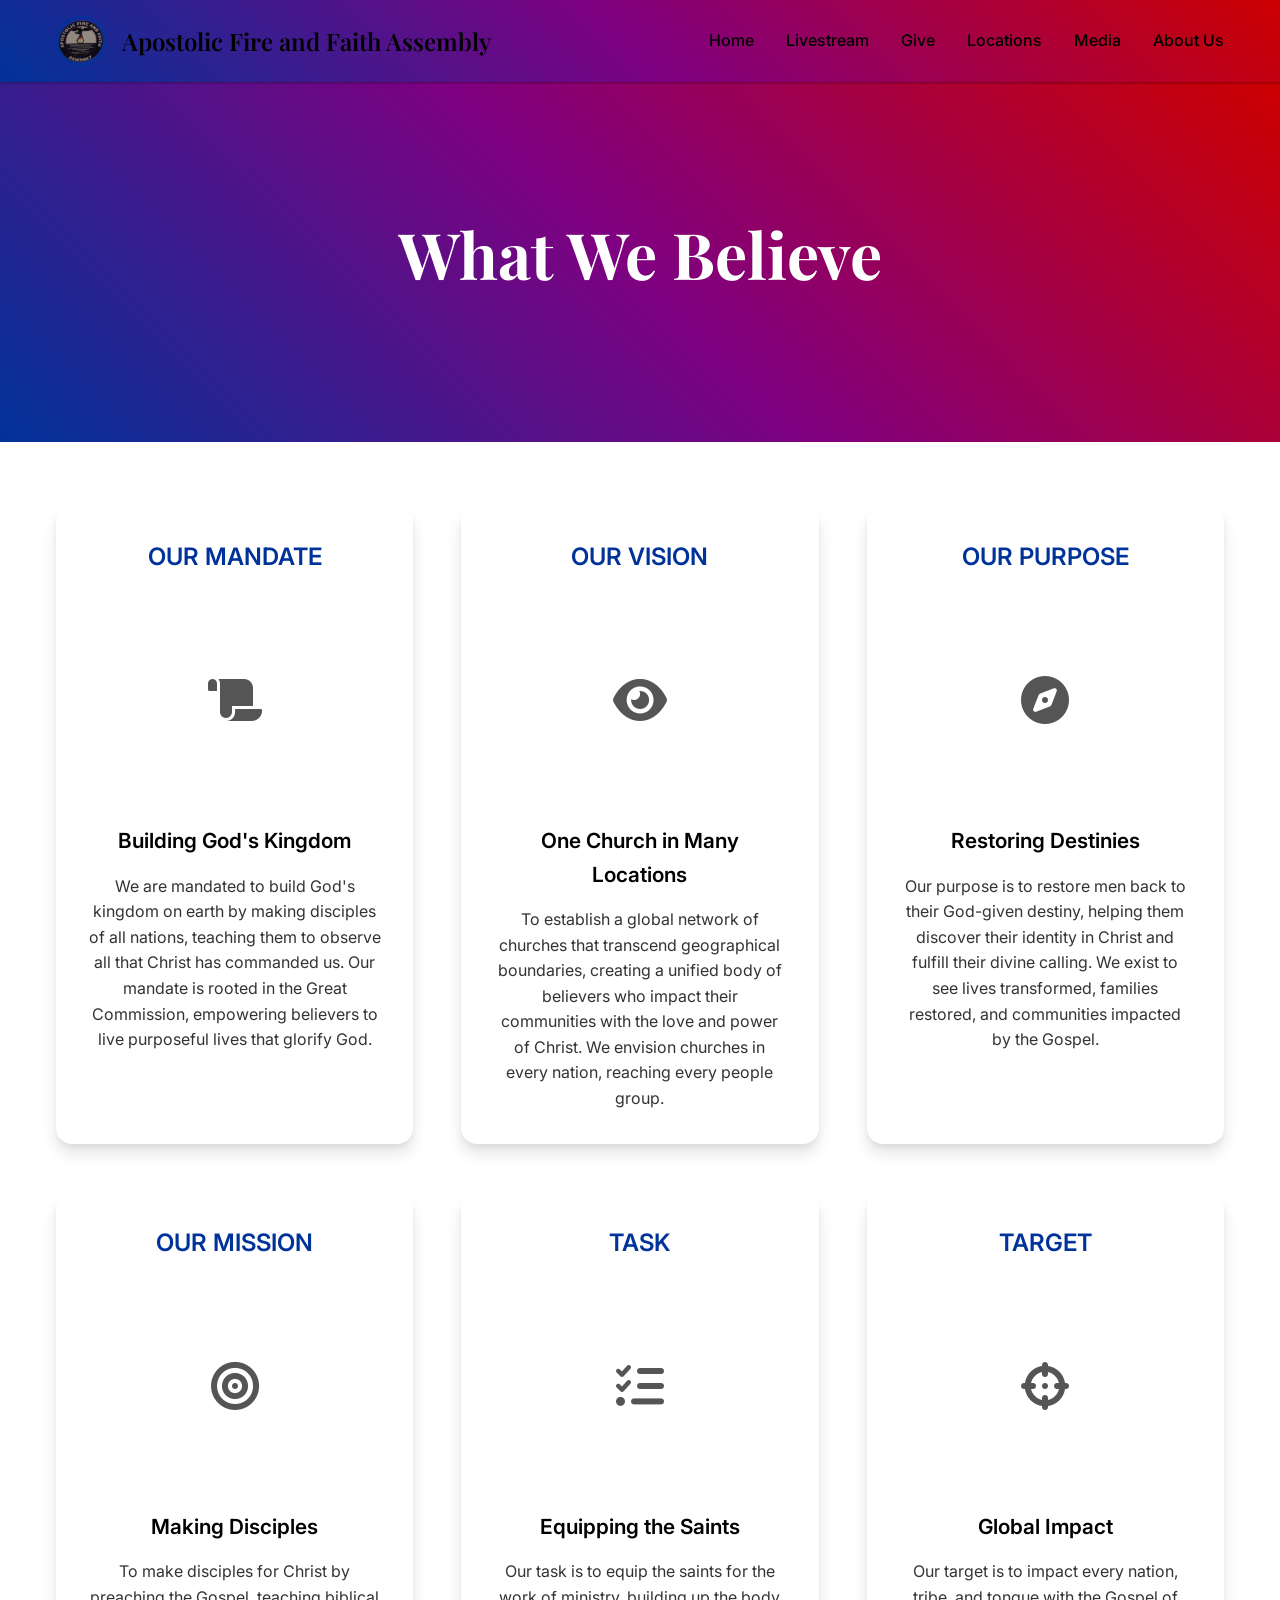
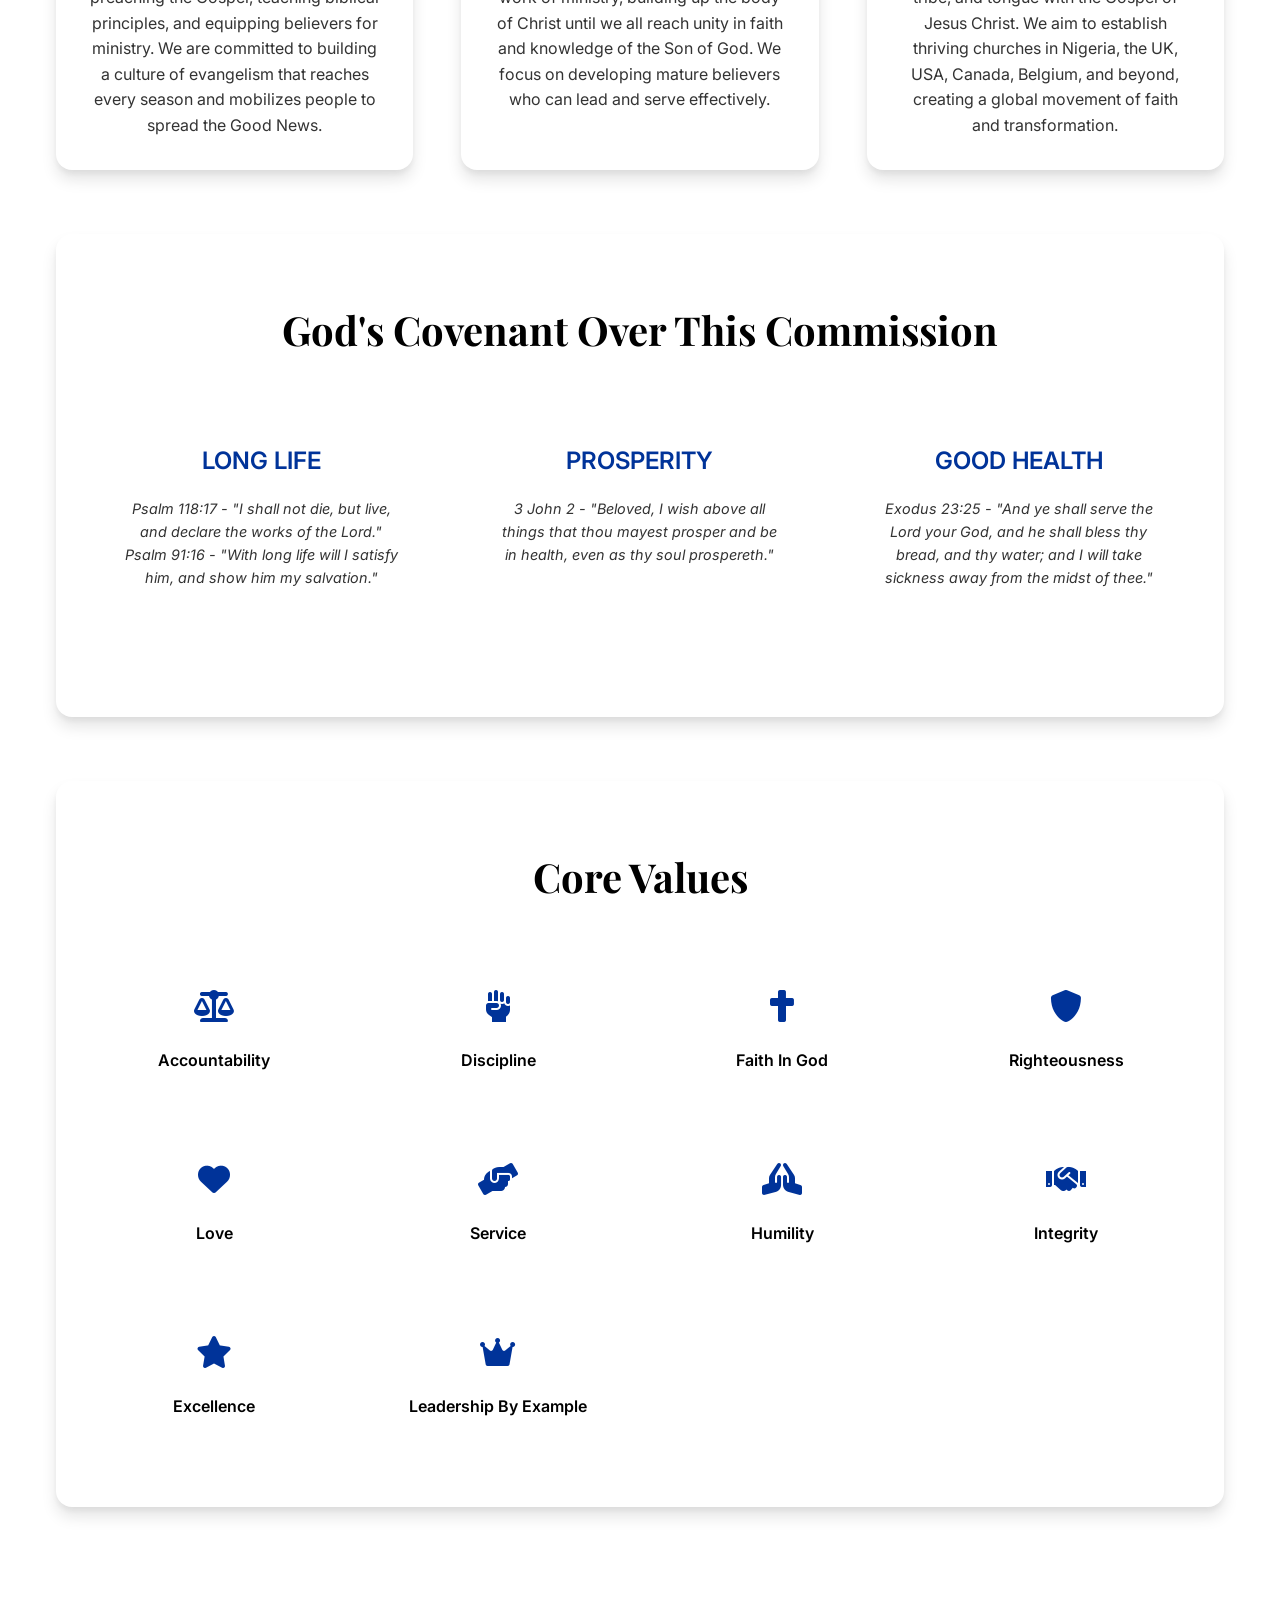
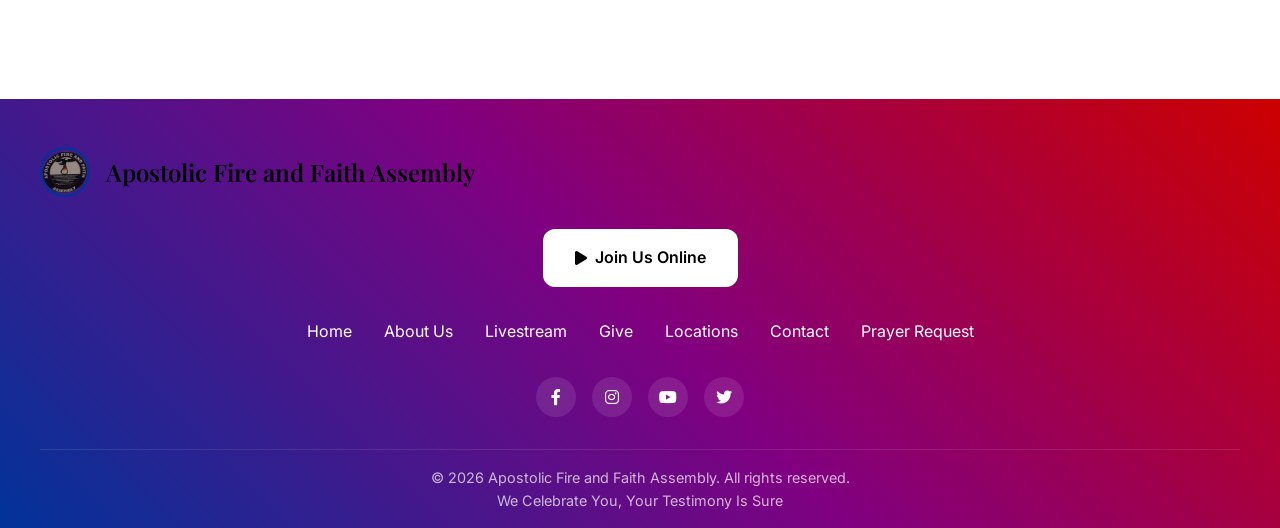
<file: what-we-belive.html>
﻿<!DOCTYPE html>
<html lang="en">
<head>
  <meta charset="UTF-8">
  <meta name="viewport" content="width=device-width, initial-scale=1.0">
  <!-- SEO Optimization -->
  <meta name="description" content="What We Believe - Apostolic Fire and Faith Assembly. Our mandate, vision, purpose, mission, task, and target in building God's kingdom.">
  <meta name="keywords" content="Apostolic Fire and Faith Assembly, beliefs, mandate, vision, mission, purpose, covenant, core values">
  <meta property="og:title" content="What We Believe - Apostolic Fire and Faith Assembly">
  <meta property="og:description" content="Discover our core beliefs, mandate, vision, and mission as we build God's kingdom together.">
  <meta property="og:image" content="Images/AFFA-LOGO.png">
  
  <title>What We Believe - Apostolic Fire and Faith Assembly</title>
  <link rel="icon" href="Images/FMA-LOGO.png" type="image/png">
  
  <!-- Google Fonts -->
  <link href="https://fonts.googleapis.com/css2?family=Inter:wght@300;400;500;600;700&family=Playfair+Display:wght@400;500;600;700&display=swap" rel="stylesheet">
  
  <!-- Font Awesome for Icons -->
  <link rel="stylesheet" href="https://cdnjs.cloudflare.com/ajax/libs/font-awesome/6.0.0/css/all.min.css">
  
  <style>
    /* Modern CSS Variables */
    :root {
      --primary-color: #003399;
      --secondary-color: #ffffff;
      --accent-color: #800080;
      --dark-blue: #002266;
      --text-dark: #000000;
      --text-light: #333333;
      --text-muted: #555555;
      --background-light: #ffffff;
      --background-white: #ffffff;
      --border-color: #e2e8f0;
      --shadow-sm: 0 1px 3px rgba(0,0,0,0.12), 0 1px 2px rgba(0,0,0,0.24);
      --shadow-md: 0 4px 6px rgba(0,0,0,0.07), 0 1px 3px rgba(0,0,0,0.06);
      --shadow-lg: 0 10px 15px rgba(0,0,0,0.1), 0 4px 6px rgba(0,0,0,0.05);
      --shadow-xl: 0 20px 25px rgba(0,0,0,0.1), 0 10px 10px rgba(0,0,0,0.04);
      --border-radius: 8px;
      --border-radius-lg: 12px;
      --border-radius-xl: 16px;
      --transition: all 0.3s cubic-bezier(0.4, 0, 0.2, 1);
      --font-primary: 'Inter', sans-serif;
      --font-display: 'Playfair Display', serif;
    }

    /* Reset and Base Styles */
    * {
      margin: 0;
      padding: 0;
      box-sizing: border-box;
    }

    body {
      font-family: var(--font-primary);
      line-height: 1.6;
      color: var(--text-dark);
      background-color: var(--background-light);
      overflow-x: hidden;
    }

    /* Navigation Bar - White Background */
    .nav-bar {
      background: var(--background-white);
      padding: 1rem 0;
      box-shadow: var(--shadow-sm);
      position: relative;
      z-index: 100;
    }

    .nav-content {
      max-width: 1200px;
      margin: 0 auto;
      display: flex;
      justify-content: space-between;
      align-items: center;
      padding: 0 1rem;
    }

    .logo-section {
      display: flex;
      align-items: center;
      gap: 1rem;
    }

    .logo {
      width: 50px;
      height: 50px;
      border-radius: 50%;
      border: 2px solid var(--primary-color);
    }

    .church-name {
      font-family: var(--font-display);
      font-size: 1.5rem;
      font-weight: 600;
      color: var(--text-dark);
    }

    .nav-links {
      display: flex;
      gap: 2rem;
      list-style: none;
    }

    .nav-links a {
      color: var(--text-dark);
      text-decoration: none;
      font-weight: 500;
      transition: var(--transition);
      position: relative;
    }

    .nav-links a:hover {
      color: var(--primary-color);
    }

    .nav-links a::after {
      content: '';
      position: absolute;
      bottom: -5px;
      left: 0;
      width: 0;
      height: 2px;
      background: var(--primary-color);
      transition: var(--transition);
    }

    .nav-links a:hover::after {
      width: 100%;
    }

    .mobile-menu-btn {
      display: none;
      background: none;
      border: none;
      color: var(--text-dark);
      font-size: 1.5rem;
      cursor: pointer;
    }

    /* Header - Smaller Height */
    .header {
      background: linear-gradient(rgba(0,0,0,0.4), rgba(0,0,0,0.4)), url('Images/IMG-20250818-WA0063.jpg') center/cover;
      color: white;
      position: relative;
      overflow: hidden;
      min-height: 40vh;
      display: flex;
      align-items: center;
      justify-content: center;
    }

    .header-content {
      text-align: center;
      max-width: 800px;
      padding: 2rem 1rem;
    }

    .hero-title {
      font-family: var(--font-display);
      font-size: clamp(2.5rem, 5vw, 4rem);
      font-weight: 700;
      margin-bottom: 1rem;
      background: linear-gradient(45deg, white, var(--secondary-color));
      -webkit-background-clip: text;
      -webkit-text-fill-color: transparent;
      background-clip: text;
    }

    /* Main Content */
    .main-content {
      max-width: 1200px;
      margin: 0 auto;
      padding: 4rem 1rem;
    }

    /* Beliefs Cards Section */
    .beliefs-section {
      margin-bottom: 4rem;
    }

    .beliefs-grid {
      display: grid;
      grid-template-columns: repeat(auto-fit, minmax(350px, 1fr));
      gap: 3rem;
      margin-bottom: 4rem;
    }

    .belief-card {
      background: var(--background-white);
      border-radius: var(--border-radius-xl);
      padding: 2rem;
      box-shadow: var(--shadow-lg);
      transition: var(--transition);
      text-align: center;
    }

    .belief-card:hover {
      transform: translateY(-5px);
      box-shadow: var(--shadow-xl);
    }

    .card-title {
      font-size: 1.5rem;
      font-weight: 600;
      color: var(--primary-color);
      margin-bottom: 1.5rem;
      text-transform: uppercase;
    }

    .card-image {
      width: 100%;
      height: 200px;
      background: var(--background-light);
      border-radius: var(--border-radius-lg);
      margin-bottom: 1.5rem;
      display: flex;
      align-items: center;
      justify-content: center;
      color: var(--text-muted);
      font-size: 3rem;
    }

    .card-heading {
      font-size: 1.3rem;
      font-weight: 600;
      color: var(--text-dark);
      margin-bottom: 1rem;
    }

    .card-description {
      color: var(--text-light);
      line-height: 1.6;
    }

    /* Covenant Section */
    .covenant-section {
      background: var(--background-white);
      border-radius: var(--border-radius-xl);
      padding: 4rem 2rem;
      box-shadow: var(--shadow-lg);
      margin-bottom: 4rem;
      text-align: center;
    }

    .covenant-title {
      font-family: var(--font-display);
      font-size: 2.5rem;
      color: var(--text-dark);
      margin-bottom: 3rem;
    }

    .covenant-items {
      display: grid;
      grid-template-columns: repeat(auto-fit, minmax(250px, 1fr));
      gap: 2rem;
      margin-bottom: 2rem;
    }

    .covenant-item {
      background: var(--background-light);
      padding: 2rem;
      border-radius: var(--border-radius-lg);
      transition: var(--transition);
    }

    .covenant-item:hover {
      transform: translateY(-3px);
      box-shadow: var(--shadow-md);
    }

    .covenant-item h3 {
      font-size: 1.5rem;
      font-weight: 600;
      color: var(--primary-color);
      margin-bottom: 1rem;
      text-transform: uppercase;
    }

    .scripture {
      color: var(--text-light);
      font-style: italic;
      font-size: 0.9rem;
    }

    /* Core Values Section */
    .core-values-section {
      background: var(--background-white);
      border-radius: var(--border-radius-xl);
      padding: 4rem 2rem;
      box-shadow: var(--shadow-lg);
      margin-bottom: 4rem;
    }

    .section-title {
      font-family: var(--font-display);
      font-size: 2.5rem;
      color: var(--text-dark);
      text-align: center;
      margin-bottom: 3rem;
    }

    .values-grid {
      display: grid;
      grid-template-columns: repeat(auto-fit, minmax(200px, 1fr));
      gap: 2rem;
    }

    .value-card {
      background: var(--background-light);
      padding: 1.5rem;
      border-radius: var(--border-radius-lg);
      text-align: center;
      transition: var(--transition);
    }

    .value-card:hover {
      transform: translateY(-3px);
      box-shadow: var(--shadow-md);
      background: var(--primary-color);
      color: white;
    }

    .value-icon {
      font-size: 2rem;
      color: var(--primary-color);
      margin-bottom: 1rem;
    }

    .value-card:hover .value-icon {
      color: white;
    }

    .value-name {
      font-weight: 600;
      text-transform: capitalize;
    }
@media (max-width: 768px) {
  .core-values-section {
    padding: 2rem 1rem;
  }

  .section-title {
    font-size: 2rem;
    margin-bottom: 2rem;
  }

  .values-grid {
    grid-template-columns: 1fr;
    gap: 1.5rem;
  }

  .value-card {
    padding: 1rem;
    font-size: 0.95rem;
  }

  .value-icon {
    font-size: 1.5rem;
    margin-bottom: 0.5rem;
  }
}

    /* Footer */
    .footer {
      background: var(--dark-blue);
      color: white;
      padding: 3rem 1rem 1rem;
      margin-top: 4rem;
    }

    .footer-content {
      max-width: 1200px;
      margin: 0 auto;
      text-align: center;
    }

    .footer-logo {
      margin-bottom: 2rem;
    }

    .join-online-btn {
      display: inline-flex;
      align-items: center;
      gap: 0.5rem;
      background: var(--secondary-color);
      color: var(--text-dark);
      padding: 1rem 2rem;
      border-radius: var(--border-radius-lg);
      text-decoration: none;
      font-weight: 600;
      transition: var(--transition);
      margin-bottom: 2rem;
    }

    .join-online-btn:hover {
      transform: translateY(-2px);
      box-shadow: var(--shadow-lg);
    }

    .footer-nav {
      display: flex;
      justify-content: center;
      gap: 2rem;
      margin-bottom: 2rem;
      flex-wrap: wrap;
    }

    .footer-nav a {
      color: white;
      text-decoration: none;
      transition: var(--transition);
    }

    .footer-nav a:hover {
      color: var(--secondary-color);
    }

    .social-icons {
      display: flex;
      justify-content: center;
      gap: 1rem;
      margin-bottom: 2rem;
    }

    .social-icon {
      width: 40px;
      height: 40px;
      background: rgba(255,255,255,0.1);
      border-radius: 50%;
      display: flex;
      align-items: center;
      justify-content: center;
      color: white;
      text-decoration: none;
      transition: var(--transition);
    }

    .social-icon:hover {
      background: var(--secondary-color);
      color: var(--text-dark);
      transform: translateY(-2px);
    }

    .footer-bottom {
      border-top: 1px solid rgba(255,255,255,0.1);
      padding-top: 1rem;
      color: rgba(255,255,255,0.7);
      font-size: 0.9rem;
    }

    /* Responsive Design */
     @media (max-width: 768px) {
      .nav-links {
        display: none;
        position: absolute;
        top: 100%;
        right: 1rem;
        background: var(--background-white);
        flex-direction: column;
        gap: 1rem;
        padding: 1rem;
        border-radius: var(--border-radius);
        box-shadow: var(--shadow-md);
        z-index: 1000;
      }

      .nav-links.active {
        display: flex;
      }


      .mobile-menu-btn {
        display: block;
      }

      .beliefs-grid {
        grid-template-columns: 1fr;
      }

      .covenant-items {
        grid-template-columns: 1fr;
      }

      .values-grid {
        grid-template-columns: repeat(2, 1fr);
      }

      .footer-nav {
        flex-direction: column;
        gap: 1rem;
      }
    }
/* Hide default dropdown on mobile, only use overlay */
@media (max-width: 768px) {
  .nav-links {
    display: none !important;
  }
}

/* Fullscreen Overlay */
.menu-overlay {
  position: fixed;
  top: 0; left: 0;
  width: 100%; height: 100%;
  background: rgba(1, 20, 31, 0.97);
  display: flex;
  flex-direction: column;
  justify-content: center;
  align-items: center;
  opacity: 0;
  pointer-events: none;
  transition: opacity 0.4s ease;
  z-index: 2000;
}

.menu-overlay.active {
  opacity: 1;
  pointer-events: auto;
}

/* Overlay Header */
.menu-overlay header {
  position: absolute;
  top: 20px;
  left: 20px;
  display: flex;
  align-items: center;
  gap: 0.75rem;
  color: #fff;
}

.menu-overlay header img {
  height: 40px;
}

.menu-overlay header h2 {
  font-size: 1.2rem;
  margin: 0;
}

.menu-overlay header button {
  position: absolute;
  top: 10px;
  right: -35px;
  background: none;
  border: none;
  font-size: 2.5rem;
  cursor: pointer;
  color: #fff;
}

/* Overlay Nav Links */
.menu-overlay nav {
  display: flex;
  flex-direction: column;
  gap: 2.2rem;
  margin-top: 3rem;
  text-align: center;
}

.menu-overlay nav a {
  font-size: 2rem;
  font-weight: bold;
  text-decoration: none;
  color: #fff;
  opacity: 0;
  transform: translateY(20px);
  transition: opacity 0.4s ease, transform 0.4s ease;
}

.menu-overlay.active nav a {
  opacity: 1;
  transform: translateY(0);
}

.menu-overlay.active nav a:nth-child(1) { transition-delay: 0.1s; }
.menu-overlay.active nav a:nth-child(2) { transition-delay: 0.2s; }
.menu-overlay.active nav a:nth-child(3) { transition-delay: 0.3s; }
.menu-overlay.active nav a:nth-child(4) { transition-delay: 0.4s; }
.menu-overlay.active nav a:nth-child(5) { transition-delay: 0.5s; }
.menu-overlay.active nav a:nth-child(6) { transition-delay: 0.6s; }

    /* Animation Classes */
    .fade-in {
      opacity: 0;
      transform: translateY(20px);
      animation: fadeInUp 0.6s ease forwards;
    }

    .fade-in.delay-1 { animation-delay: 0.1s; }
    .fade-in.delay-2 { animation-delay: 0.2s; }
    .fade-in.delay-3 { animation-delay: 0.3s; }

    @keyframes fadeInUp {
      to {
        opacity: 1;
        transform: translateY(0);
      }
    }
      /* override backgrounds */
    header, .nav-bar, .header { background: linear-gradient(45deg,#003399,#800080,#cc0000) !important; color: #fff; }
    footer, .footer { background: linear-gradient(45deg,#003399,#800080,#cc0000) !important; color: #fff; }

</style>
</head>
<body>
  <!-- Navigation Bar -->
  <nav class="nav-bar">
    <div class="nav-content">
      <div class="logo-section">
        <img src="Images/AFFA-LOGO.png" alt="Apostolic Fire and Faith Assembly Logo" class="logo">
        <div class="church-name">Apostolic Fire and Faith Assembly</div>
      </div>
      
      <ul class="nav-links" id="navLinks">
        <li><a href="index.html">Home</a></li>
        <li><a href="livestream.html">Livestream</a></li>
        <li><a href="give.html">Give</a></li>
        <li><a href="expression.html">Locations</a></li>
        <li><a href="#">Media</a></li>
        <li><a href="about-us.html">About Us</a></li>
      </ul>
      
      <button class="mobile-menu-btn" onclick="toggleMenu()">
  <i class="fas fa-bars"></i>
</button>

    </div>
  </nav>
<!-- Fullscreen Mobile Menu Overlay -->
<div class="menu-overlay" id="menuOverlay">
  <header>
    <img src="Images/AFFA-LOGO.png" alt="Apostolic Fire and Faith Assembly Logo">
    <h2>Apostolic Fire and Faith Assembly</h2>
    <button onclick="toggleMenu()">âœ–</button>
  </header>
  <nav>
    <a href="index.html">Home</a>
    <a href="livestream.html">Livestream</a>
    <a href="give.html">Give</a>
    <a href="expression.html">Locations</a>
    <a href="#">Media</a>
    <a href="about-us.html">About Us</a>
  </nav>
</div>

  <!-- Header -->
  <header class="header">
    <div class="header-content">
      <h1 class="hero-title fade-in">What We Believe</h1>
    </div>
  </header>

  <!-- Main Content -->
  <main class="main-content">
    <!-- Beliefs Cards Section -->
    <section class="beliefs-section">
      <div class="beliefs-grid">
        <!-- Our Mandate Card -->
        <div class="belief-card fade-in">
          <h3 class="card-title">Our Mandate</h3>
          <div class="card-image">
            <i class="fas fa-scroll"></i>
          </div>
          <h4 class="card-heading">Building God's Kingdom</h4>
          <p class="card-description">
            We are mandated to build God's kingdom on earth by making disciples of all nations, teaching them to observe all that Christ has commanded us. Our mandate is rooted in the Great Commission, empowering believers to live purposeful lives that glorify God.
          </p>
        </div>

        <!-- Our Vision Card -->
        <div class="belief-card fade-in delay-1">
          <h3 class="card-title">Our Vision</h3>
          <div class="card-image">
            <i class="fas fa-eye"></i>
          </div>
          <h4 class="card-heading">One Church in Many Locations</h4>
          <p class="card-description">
            To establish a global network of churches that transcend geographical boundaries, creating a unified body of believers who impact their communities with the love and power of Christ. We envision churches in every nation, reaching every people group.
          </p>
        </div>

        <!-- Our Purpose Card -->
        <div class="belief-card fade-in delay-2">
          <h3 class="card-title">Our Purpose</h3>
          <div class="card-image">
            <i class="fas fa-compass"></i>
          </div>
          <h4 class="card-heading">Restoring Destinies</h4>
          <p class="card-description">
            Our purpose is to restore men back to their God-given destiny, helping them discover their identity in Christ and fulfill their divine calling. We exist to see lives transformed, families restored, and communities impacted by the Gospel.
          </p>
        </div>

        <!-- Our Mission Card -->
        <div class="belief-card fade-in">
          <h3 class="card-title">Our Mission</h3>
          <div class="card-image">
            <i class="fas fa-bullseye"></i>
          </div>
          <h4 class="card-heading">Making Disciples</h4>
          <p class="card-description">
            To make disciples for Christ by preaching the Gospel, teaching biblical principles, and equipping believers for ministry. We are committed to building a culture of evangelism that reaches every season and mobilizes people to spread the Good News.
          </p>
        </div>

        <!-- Task Card -->
        <div class="belief-card fade-in delay-1">
          <h3 class="card-title">Task</h3>
          <div class="card-image">
            <i class="fas fa-tasks"></i>
          </div>
          <h4 class="card-heading">Equipping the Saints</h4>
          <p class="card-description">
            Our task is to equip the saints for the work of ministry, building up the body of Christ until we all reach unity in faith and knowledge of the Son of God. We focus on developing mature believers who can lead and serve effectively.
          </p>
        </div>

        <!-- Target Card -->
        <div class="belief-card fade-in delay-2">
          <h3 class="card-title">Target</h3>
          <div class="card-image">
            <i class="fas fa-crosshairs"></i>
          </div>
          <h4 class="card-heading">Global Impact</h4>
          <p class="card-description">
            Our target is to impact every nation, tribe, and tongue with the Gospel of Jesus Christ. We aim to establish thriving churches in Nigeria, the UK, USA, Canada, Belgium, and beyond, creating a global movement of faith and transformation.
          </p>
        </div>
      </div>
    </section>

    <!-- God's Covenant Section -->
    <section class="covenant-section fade-in">
      <h2 class="covenant-title">God's Covenant Over This Commission</h2>
      <div class="covenant-items">
        <div class="covenant-item">
          <h3>Long Life</h3>
          <p class="scripture">Psalm 118:17 - "I shall not die, but live, and declare the works of the Lord."</p>
          <p class="scripture">Psalm 91:16 - "With long life will I satisfy him, and show him my salvation."</p>
        </div>
        <div class="covenant-item">
          <h3>Prosperity</h3>
          <p class="scripture">3 John 2 - "Beloved, I wish above all things that thou mayest prosper and be in health, even as thy soul prospereth."</p>
        </div>
        <div class="covenant-item">
          <h3>Good Health</h3>
          <p class="scripture">Exodus 23:25 - "And ye shall serve the Lord your God, and he shall bless thy bread, and thy water; and I will take sickness away from the midst of thee."</p>
        </div>
      </div>
    </section>

    <!-- Core Values Section -->
    <section class="core-values-section fade-in">
      <h2 class="section-title">Core Values</h2>
      <div class="values-grid">
        <div class="value-card">
          <div class="value-icon">
            <i class="fas fa-balance-scale"></i>
          </div>
          <div class="value-name">Accountability</div>
        </div>
        <div class="value-card">
          <div class="value-icon">
            <i class="fas fa-fist-raised"></i>
          </div>
          <div class="value-name">Discipline</div>
        </div>
        <div class="value-card">
          <div class="value-icon">
            <i class="fas fa-cross"></i>
          </div>
          <div class="value-name">Faith in God</div>
        </div>
        <div class="value-card">
          <div class="value-icon">
            <i class="fas fa-shield-alt"></i>
          </div>
          <div class="value-name">Righteousness</div>
        </div>
        <div class="value-card">
          <div class="value-icon">
            <i class="fas fa-heart"></i>
          </div>
          <div class="value-name">Love</div>
        </div>
        <div class="value-card">
          <div class="value-icon">
            <i class="fas fa-hands-helping"></i>
          </div>
          <div class="value-name">Service</div>
        </div>
        <div class="value-card">
          <div class="value-icon">
            <i class="fas fa-praying-hands"></i>
          </div>
          <div class="value-name">Humility</div>
        </div>
        <div class="value-card">
          <div class="value-icon">
            <i class="fas fa-handshake"></i>
          </div>
          <div class="value-name">Integrity</div>
        </div>
        <div class="value-card">
          <div class="value-icon">
            <i class="fas fa-star"></i>
          </div>
          <div class="value-name">Excellence</div>
        </div>
        <div class="value-card">
          <div class="value-icon">
            <i class="fas fa-crown"></i>
          </div>
          <div class="value-name">Leadership by Example</div>
        </div>
      </div>
    </section>
  </main>

  <!-- Footer -->
  <footer class="footer">
    <div class="footer-content">
      <div class="footer-logo">
        <div class="logo-section">
          <img src="Images/AFFA-LOGO.png" alt="Apostolic Fire and Faith Assembly Logo" class="logo">
          <div class="church-name">Apostolic Fire and Faith Assembly</div>
        </div>
      </div>

      <a href="#" target="_blank" class="join-online-btn">
        <i class="fas fa-play"></i>
        Join Us Online
      </a>

      <nav class="footer-nav">
        <a href="index.html">Home</a>
        <a href="about-us.html">About Us</a>
        <a href="livestream.html">Livestream</a>
        <a href="give.html">Give</a>
        <a href="expression.html">Locations</a>
        <a href="get-connected.html">Contact</a>
        <a href="get-connected.html?tab=prayer">Prayer Request</a>
      </nav>

      <div class="social-icons">
        <a href="https://facebook.com" target="_blank" class="social-icon">
          <i class="fab fa-facebook-f"></i>
        </a>
        <a href="https://instagram.com" target="_blank" class="social-icon">
          <i class="fab fa-instagram"></i>
        </a>
        <a href="https://youtube.com" target="_blank" class="social-icon">
          <i class="fab fa-youtube"></i>
        </a>
        <a href="https://twitter.com" target="_blank" class="social-icon">
          <i class="fab fa-twitter"></i>
        </a>
      </div>

      <div class="footer-bottom">
        <p>&copy; 2026 Apostolic Fire and Faith Assembly. All rights reserved.</p>
        <p>We Celebrate You, Your Testimony Is Sure</p>
      </div>
    </div>
  </footer>

  <script>
    // Mobile Menu Toggle
    // Toggle fullscreen overlay
function toggleMenu() {
  document.getElementById('menuOverlay').classList.toggle('active');
}

// Close overlay when clicking a link
document.querySelectorAll('#menuOverlay nav a').forEach(link => {
  link.addEventListener('click', () => {
    document.getElementById('menuOverlay').classList.remove('active');
  });
});

    // Intersection Observer for animations
    const observerOptions = {
      threshold: 0.1,
      rootMargin: '0px 0px -50px 0px'
    };

    const observer = new IntersectionObserver((entries) => {
      entries.forEach(entry => {
        if (entry.isIntersecting) {
          entry.target.style.opacity = '1';
          entry.target.style.transform = 'translateY(0)';
        }
      });
    }, observerOptions);

    // Observe all fade-in elements
    document.addEventListener('DOMContentLoaded', () => {
      const fadeElements = document.querySelectorAll('.fade-in');
      fadeElements.forEach(el => {
        observer.observe(el);
      });
    });

    console.log('ðŸ™ Apostolic Fire and Faith Assembly - What We Believe page loaded successfully!');
  </script>
</body>
</html>
</file>
